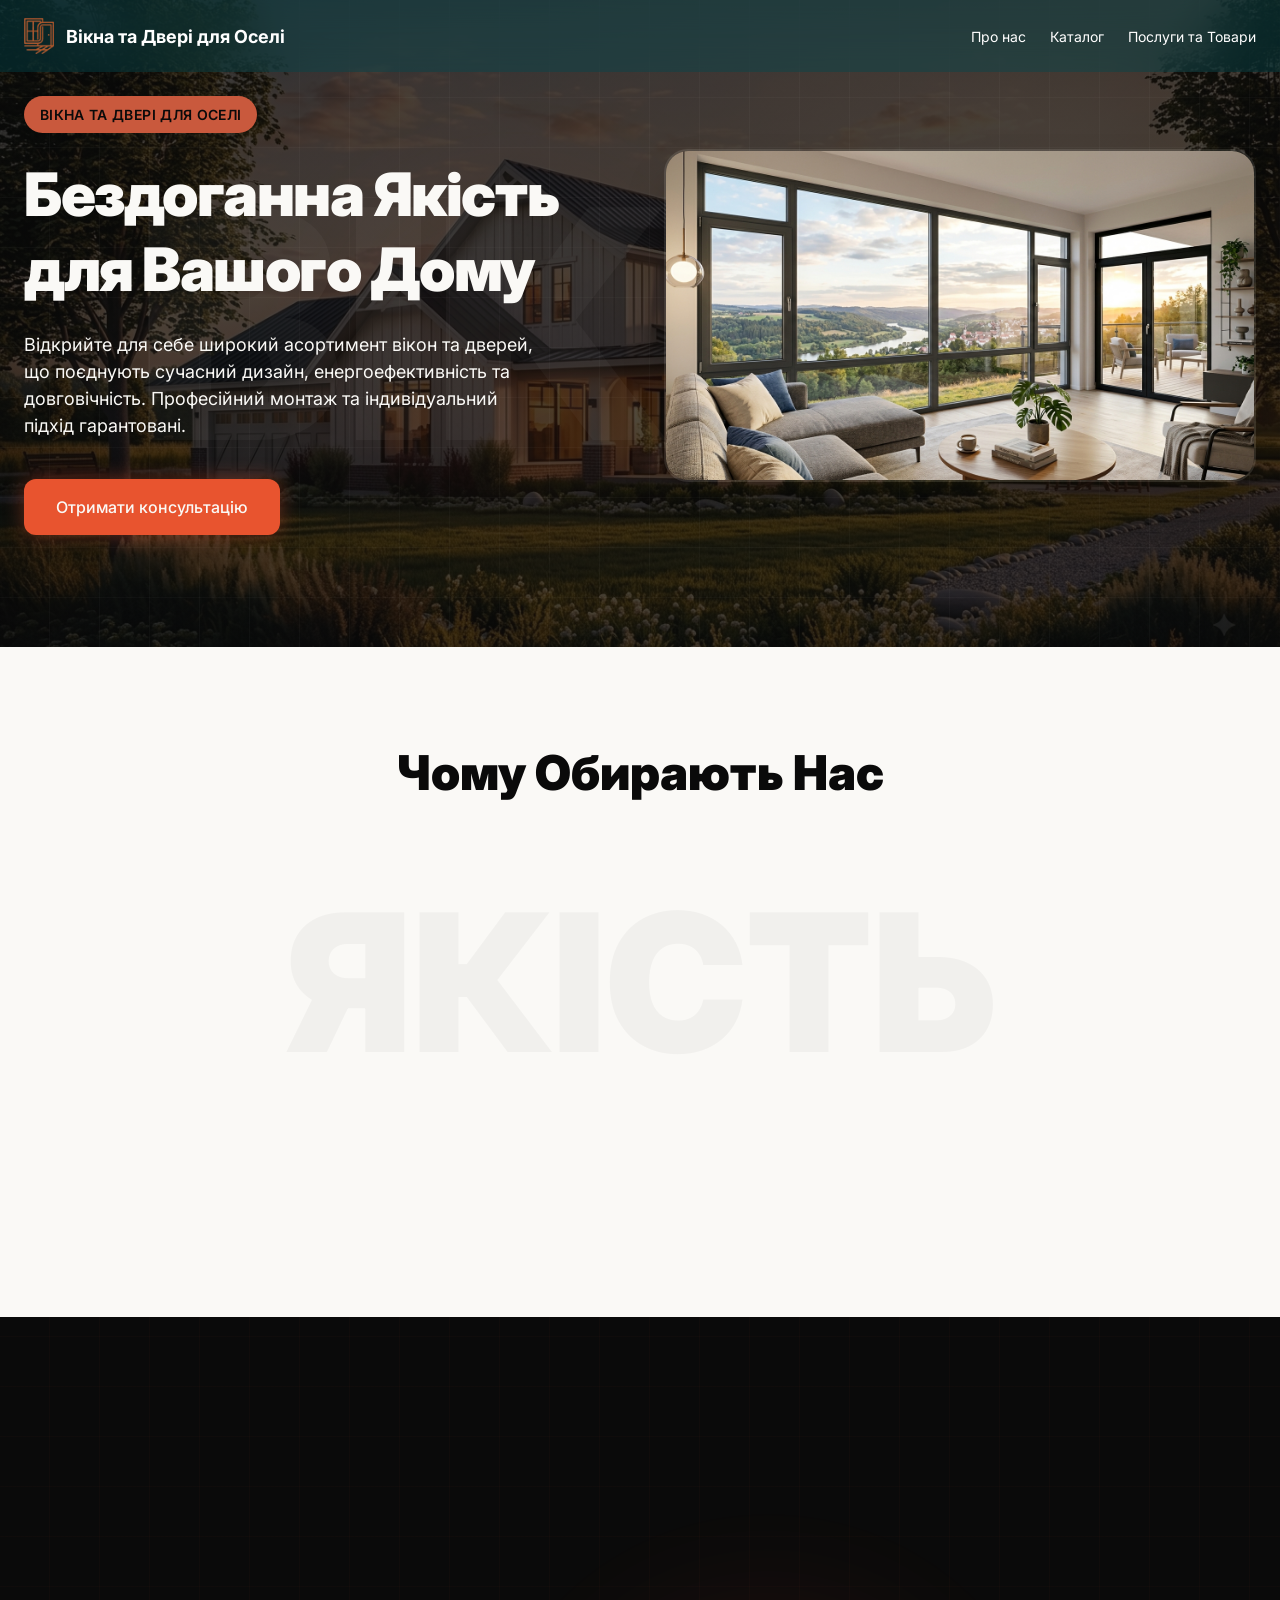
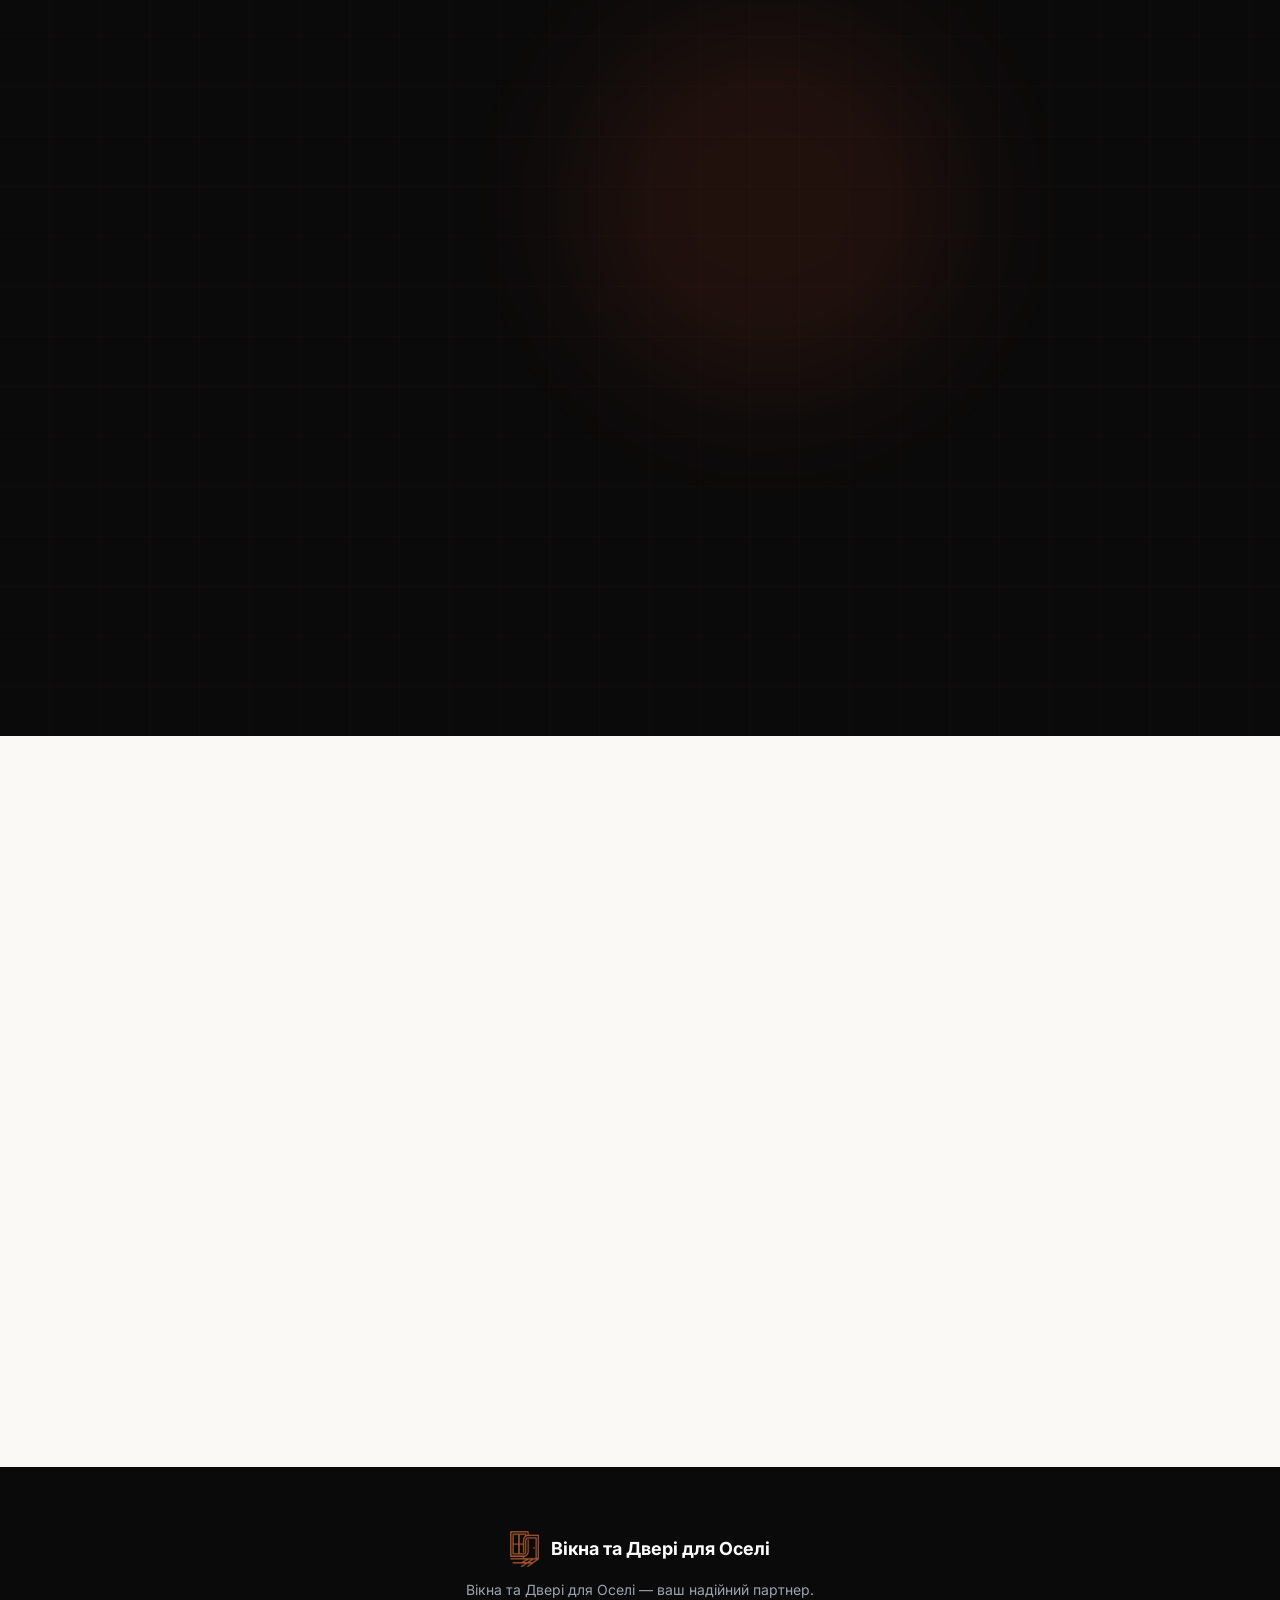
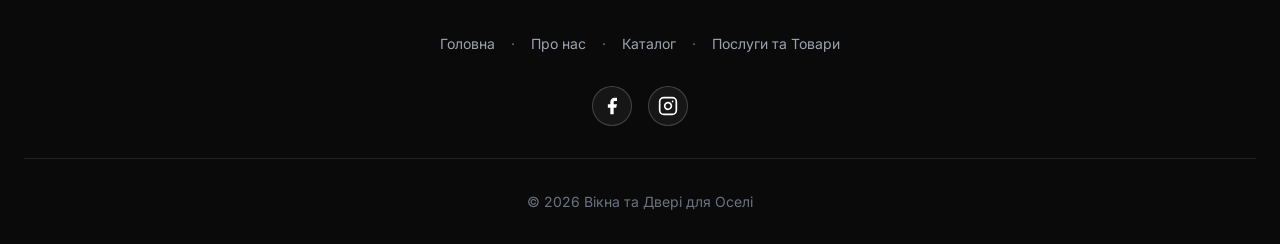
<file: index.html>
<!DOCTYPE html>
<html lang="uk">

<head>
  <meta charset="UTF-8">
  <meta name="viewport" content="width=device-width, initial-scale=1.0">
  <title>Головна — Вікна та Двері для Оселі</title>
  <meta name="description"
    content="Виготовлення, продаж та монтаж вікон і дверей у Дрогобицькому районі. Безкоштовний замір, гарантія. Бренди Gealan, Fenster, Megaline, Decco, Neo81.">
  <meta property="og:title" content="Головна — Вікна та Двері для Оселі">
  <meta property="og:description"
    content="Виготовлення, продаж та монтаж вікон і дверей у Дрогобицькому районі. Безкоштовний замір, гарантія. Бренди Gealan, Fenster, Megaline, Decco, Neo81.">
  <meta property="og:site_name" content="Вікна та Двері для Оселі">
  <meta property="og:locale" content="uk_UA">
  <meta property="og:url" content="https://vikna-dveri.com/">
  <meta property="og:image" content="https://vikna-dveri.com/img/Gemini_Generated_Image_ta51qlta51qlta51.png">
  <meta property="og:image:alt" content="Сучасні металопластикові вікна у вітальні з панорамним видом">
  <meta name="twitter:card" content="summary_large_image">
  <meta name="twitter:title" content="Головна — Вікна та Двері для Оселі">
  <meta name="twitter:description"
    content="Виготовлення, продаж та монтаж вікон і дверей у Дрогобицькому районі. Безкоштовний замір, гарантія.">
  <meta name="twitter:image" content="https://vikna-dveri.com/img/Gemini_Generated_Image_ta51qlta51qlta51.png">
  <link rel="canonical" href="https://vikna-dveri.com/">
  <meta name="robots" content="index, follow">
  <script type="application/ld+json">{
    "@context": "https://schema.org",
    "@type": "HomeAndConstructionBusiness",
    "name": "Вікна та Двері для Оселі",
    "description": "Виготовлення, продаж та монтаж вікон і дверей у Дрогобицькому районі.",
    "url": "https://vikna-dveri.com/",
    "logo": "https://vikna-dveri.com/img/Gemini_Generated_Image_xtxn69xtxn69xtxn-Photoroom.png",
    "image": "https://vikna-dveri.com/img/Gemini_Generated_Image_ta51qlta51qlta51.png",
    "priceRange": "₴₴",
    "areaServed": "Дрогобицький район, м. Стебник",
    "address": { "@type": "PostalAddress", "addressLocality": "Стебник", "addressCountry": "UA" },
    "sameAs": ["https://www.facebook.com/share/1DJkxDJw3s/?mibextid=wwXIfr", "https://www.instagram.com/meblicity_"]
  }</script>

  <link rel="preconnect" href="https://fonts.googleapis.com/">
  <link rel="preconnect" href="https://fonts.gstatic.com/" crossorigin="">
  <link href="https://fonts.googleapis.com/css2?family=Inter:wght@400;500;600;700;900&display=swap" rel="stylesheet">

  <!-- AOS (Animate On Scroll) бібліотека -->
  <link rel="stylesheet" href="https://unpkg.com/aos@2.3.1/dist/aos.css">

  <!-- Скомпільований Tailwind + власні стилі (усе в одному локальному файлі, без CDN) -->
  <link rel="stylesheet" href="style.css">
  <link rel="stylesheet" href="footer.css">

  <link rel="icon" type="image/svg+xml"
    href="https://pages.in.ua/s/2a30622c63507f1e6c410c1f2283c6692a2064c998b9d27744bfa97594cf1bd5/assets/favicon.svg">
</head>

<body class="bg-accent text-primary font-body overflow-x-hidden" data-aos-easing="ease" data-aos-duration="800"
  data-aos-delay="0">

  <nav class="lp-nav fixed top-0 left-0 right-0 z-50 bg-primary force-white" data-nav-initial-bg="var(--lp-sub-5)"
    data-nav-initial-opacity="40" data-nav-initial-blur="24" data-nav-initial-height="72"
    data-nav-initial-text="#ffffff" data-nav-scroll-bg="var(--lp-sub-5)" data-nav-scroll-opacity="80"
    data-nav-scroll-blur="24" data-nav-scroll-height="60" data-nav-scroll-text="#ffffff" data-nav-scroll-trigger="50"
    data-nav-scroll-transition="400">
    <div class="max-w-7xl mx-auto px-6 flex items-center justify-between">
      <div class="flex items-center gap-3">
        <a href="index.html" class="no-underline force-white">
          <span class="force-white">
            <img src="img/Gemini_Generated_Image_xtxn69xtxn69xtxn-Photoroom.png" alt="Вікна та Двері для Оселі"
              class="h-9 w-auto">
          </span>
        </a>
        <span class="text-lg font-bold text-white force-white">Вікна та Двері для Оселі</span>
      </div>
      <div class="flex items-center gap-6">
        <div class="flex items-center gap-6">
          <div class="wg-lang-switcher-slot"></div>
          <a href="about.html" class="text-gray-200 hover:text-white transition text-sm lp-desktop-nav force-white">Про
            нас</a>
          <a href="catalog.html"
            class="text-gray-200 hover:text-white transition text-sm lp-desktop-nav force-white">Каталог</a>
          <a href="services.html"
            class="text-gray-200 hover:text-white transition text-sm lp-desktop-nav force-white">Послуги та Товари</a>
        </div>
      </div>
    </div>
  </nav>

  <main>

    <section id="hero" class="hero-bg bg-[var(--lp-ink)] pt-24 pb-20 md:pb-28 relative overflow-hidden">
      <div
        class="absolute inset-0 bg-[repeating-linear-gradient(0deg,transparent,transparent_49px,rgba(var(--lp-paper-rgb),0.05)_50px),repeating-linear-gradient(90deg,transparent,transparent_49px,rgba(var(--lp-paper-rgb),0.05)_50px)] pointer-events-none"
        aria-hidden="true"></div>
      <div
        class="absolute top-1/4 left-1/4 w-96 h-96 bg-[rgba(var(--lp-brand-rgb),0.2)] rounded-full blur-3xl opacity-15 pointer-events-none"
        aria-hidden="true"></div>
      <div
        class="absolute bottom-1/4 right-1/4 w-80 h-80 bg-[rgba(var(--lp-sub-3-rgb),0.2)] rounded-full blur-3xl opacity-15 pointer-events-none"
        aria-hidden="true"></div>

      <div
        class="absolute top-1/2 left-1/2 -translate-x-1/2 -translate-y-1/2 text-[var(--lp-paper)] text-8xl md:text-[20rem] font-black uppercase whitespace-nowrap opacity-[0.03] pointer-events-none z-0 select-none font-heading"
        aria-hidden="true">ВІКНА</div>

      <div class="max-w-7xl mx-auto px-6 relative z-10">
        <div class="grid md:grid-cols-2 gap-12 items-center">
          <div data-aos="fade-right" data-aos-delay="100">
            <span
              class="bg-[var(--lp-sub-1)] text-[var(--lp-sub-1-on)] inline-block px-4 py-2 rounded-full font-body text-sm font-semibold uppercase tracking-wide"
              data-aos="fade-right" data-aos-delay="200">Вікна та Двері для Оселі</span>
            <h1
              class="mt-6 font-heading text-4xl md:text-6xl font-black text-[var(--lp-paper)] tracking-tight leading-tight"
              data-aos="fade-right" data-aos-delay="300">Бездоганна Якість для Вашого Дому</h1>
            <p class="mt-6 font-body text-lg text-[var(--lp-paper)] max-w-lg" data-aos="fade-right"
              data-aos-delay="400">Відкрийте для себе широкий асортимент вікон та дверей, що поєднують сучасний дизайн,
              енергоефективність та довговічність. Професійний монтаж та індивідуальний підхід гарантовані.</p>
            <div class="mt-10 flex flex-wrap gap-4">
              <a href="services.html"
                class="font-body px-8 py-4 bg-[var(--lp-brand)] text-[var(--lp-paper)] rounded-xl font-medium hover:opacity-90 transition shadow-[0_0_20px_rgba(var(--lp-brand-rgb),0.4)] hover:shadow-[0_0_30px_rgba(var(--lp-brand-rgb),0.6)]"
                data-aos="zoom-in" data-aos-delay="500">Отримати консультацію</a>
            </div>
          </div>

          <div class="hidden md:block" data-aos="fade-left" data-aos-delay="300">
            <img src="img/Gemini_Generated_Image_ta51qlta51qlta51.png" alt="Сучасні металопластикові вікна у вітальні з панорамним видом"
              class="w-full h-auto rounded-3xl object-cover shadow-2xl border-2 border-[rgba(var(--lp-paper-rgb),0.1)] hover:scale-[1.01] transition-transform duration-300">
          </div>
        </div>
      </div>
    </section>

    <section id="features" class="bg-[var(--lp-paper)] py-16 md:py-24 relative overflow-hidden">
      <div class="absolute inset-0 z-0 hidden md:block">
        <span
          class="font-heading text-9xl md:text-[12rem] font-black text-black opacity-[0.03] absolute top-1/2 left-1/2 -translate-x-1/2 -translate-y-1/2 select-none pointer-events-none"
          aria-hidden="true">ЯКІСТЬ</span>
      </div>
      <div class="max-w-7xl mx-auto px-6 relative z-10">
        <div class="max-w-3xl mx-auto text-center mb-12 md:mb-16">
          <h2 class="font-heading text-4xl md:text-5xl font-black text-[var(--lp-ink)] leading-tight mb-4"
            data-aos="fade-up" data-aos-delay="100">Чому Обирають Нас</h2>
          <p class="font-body text-lg text-[var(--lp-ink-70)]" data-aos="fade-up" data-aos-delay="200">Ми прагнемо
            досконалості у кожній деталі, пропонуючи не лише продукцію, а й комплексні рішення для вашого дому.</p>
        </div>

        <div class="grid sm:grid-cols-2 lg:grid-cols-4 gap-6 md:gap-8">
          <div
            class="bg-[var(--lp-sub-1)] text-[var(--lp-sub-1-on)] border-2 border-[var(--lp-ink)] rounded-xl p-8 shadow-[4px_4px_0_var(--lp-ink)] hover:shadow-[8px_8px_0_var(--lp-ink)] hover:-translate-x-[2px] hover:-translate-y-[2px] transition-all duration-200"
            data-aos="fade-up" data-aos-delay="200">
            <svg class="w-10 h-10 mb-5" viewBox="0 0 24 24" fill="none" stroke="currentColor" stroke-width="2"
              stroke-linecap="round" stroke-linejoin="round">
              <path d="M12 2L2 7l10 5 10-5-10-5zM2 17l10 5 10-5M2 12l10 5 10-5"></path>
            </svg>
            <h3 class="font-heading text-xl font-bold mb-3 text-[var(--lp-ink)]">Висока Якість</h3>
            <p class="font-body text-sm opacity-80 text-[var(--lp-ink)]">Наші вікна та двері виготовлені з преміальних
              матеріалів, що гарантує довговічність та надійність.</p>
          </div>

          <div
            class="bg-[var(--lp-sub-2)] text-[var(--lp-sub-2-on)] border-2 border-[var(--lp-ink)] rounded-xl p-8 shadow-[4px_4px_0_var(--lp-ink)] hover:shadow-[8px_8px_0_var(--lp-ink)] hover:-translate-x-[2px] hover:-translate-y-[2px] transition-all duration-200"
            data-aos="fade-up" data-aos-delay="300">
            <svg class="w-10 h-10 mb-5" viewBox="0 0 24 24" fill="none" stroke="currentColor" stroke-width="2"
              stroke-linecap="round" stroke-linejoin="round">
              <rect x="3" y="3" width="18" height="18" rx="2" ry="2"></rect>
              <line x1="3" y1="9" x2="21" y2="9"></line>
              <line x1="9" y1="21" x2="9" y2="9"></line>
            </svg>
            <h3 class="font-heading text-xl font-bold mb-3 text-[var(--lp-ink)]">Широкий Асортимент</h3>
            <p class="font-body text-sm opacity-80 text-[var(--lp-ink)]">Ми пропонуємо широкий вибір моделей, кольорів
              та фактур, щоб задовольнити будь-який смак та стиль.</p>
          </div>

          <div
            class="bg-[var(--lp-sub-3)] text-[var(--lp-sub-3-on)] border-2 border-[var(--lp-ink)] rounded-xl p-8 shadow-[4px_4px_0_var(--lp-ink)] hover:shadow-[8px_8px_0_var(--lp-ink)] hover:-translate-x-[2px] hover:-translate-y-[2px] transition-all duration-200"
            data-aos="fade-up" data-aos-delay="400">
            <svg class="w-10 h-10 mb-5" viewBox="0 0 24 24" fill="none" stroke="currentColor" stroke-width="2"
              stroke-linecap="round" stroke-linejoin="round">
              <path d="M17 21v-2a4 4 0 00-4-4H5a4 4 0 00-4 4v2"></path>
              <circle cx="9" cy="7" r="4"></circle>
              <path d="M23 21v-2a4 4 0 00-3-3.87m-4-1.23a4 4 0 00-3-3.87"></path>
              <path d="M16 3.13a4 4 0 010 7.75"></path>
            </svg>
            <h3 class="font-heading text-xl font-bold mb-3 text-[var(--lp-ink)]">Індивідуальний Підхід</h3>
            <p class="font-body text-sm opacity-80 text-[var(--lp-ink)]">Кожен клієнт отримує персональну консультацію
              та рішення, ідеально адаптоване під його потреби.</p>
          </div>

          <div
            class="bg-[var(--lp-sub-4)] text-[var(--lp-sub-4-on)] border-2 border-[var(--lp-ink)] rounded-xl p-8 shadow-[4px_4px_0_var(--lp-ink)] hover:shadow-[8px_8px_0_var(--lp-ink)] hover:-translate-x-[2px] hover:-translate-y-[2px] transition-all duration-200"
            data-aos="fade-up" data-aos-delay="500">
            <svg class="w-10 h-10 mb-5" viewBox="0 0 24 24" fill="none" stroke="currentColor" stroke-width="2"
              stroke-linecap="round" stroke-linejoin="round">
              <path d="M16 4h2a2 2 0 012 2v14a2 2 0 01-2 2H6a2 2 0 01-2-2V6a2 2 0 012-2h2"></path>
              <rect x="8" y="2" width="8" height="4" rx="1" ry="1"></rect>
            </svg>
            <h3 class="font-heading text-xl font-bold mb-3 text-[var(--lp-ink)]">Професійний Монтаж</h3>
            <p class="font-body text-sm opacity-80 text-[var(--lp-ink)]">Наші майстри гарантують швидкий, якісний та
              професійний монтаж з увагою до всіх деталей.</p>
          </div>
        </div>
      </div>
    </section>

    <section id="services" class="bg-[var(--lp-ink)] py-20 md:py-28 relative overflow-hidden">
      <div
        class="absolute inset-0 bg-[repeating-linear-gradient(0deg,transparent,transparent_49px,rgba(var(--lp-brand-rgb),0.05)_50px),repeating-linear-gradient(90deg,transparent,transparent_49px,rgba(var(--lp-brand-rgb),0.05)_50px)] pointer-events-none"
        aria-hidden="true"></div>
      <div
        class="absolute top-1/4 left-1/4 w-80 h-80 bg-[rgba(var(--lp-sub-1-rgb),0.1)] rounded-full blur-3xl opacity-70 pointer-events-none"
        aria-hidden="true"></div>
      <div
        class="absolute bottom-1/3 right-1/4 w-96 h-96 bg-[rgba(var(--lp-brand-rgb),0.15)] rounded-full blur-3xl opacity-70 pointer-events-none"
        aria-hidden="true"></div>

      <div class="max-w-7xl mx-auto px-6 relative z-10">
        <div class="text-center max-w-3xl mx-auto" data-aos="zoom-in" data-aos-duration="600">
          <h2 class="font-heading text-4xl md:text-6xl font-black text-[var(--lp-paper)] tracking-tight leading-tight">
            Наші Послуги та Переваги</h2>
          <p class="mt-4 text-lg text-[var(--lp-paper)] font-body">Відкрийте для себе повний спектр наших послуг та
            дізнайтеся, чому клієнти обирають "Вікна та Двері для Оселі" для своїх домівок.</p>
        </div>

        <div class="mt-16 grid md:grid-cols-2 gap-8 lg:gap-12">
          <div
            class="relative bg-[rgba(var(--lp-paper-rgb),0.05)] backdrop-blur-sm border border-[rgba(var(--lp-brand-rgb),0.2)] rounded-2xl p-8 md:p-10 flex flex-col justify-between overflow-hidden shadow-[0_0_20px_rgba(var(--lp-brand-rgb),0.15)] hover:shadow-[0_0_40px_rgba(var(--lp-brand-rgb),0.25)] transition-shadow duration-300"
            data-aos="fade-left" data-aos-delay="100">
            <span
              class="absolute -top-6 -left-6 md:-top-10 md:-left-10 text-[var(--lp-brand)] text-8xl md:text-9xl font-black opacity-10 leading-none mix-blend-overlay pointer-events-none"
              aria-hidden="true">01</span>
            <div class="relative z-10">
              <svg class="w-10 h-10 text-[var(--lp-brand)] mb-4" viewBox="0 0 24 24" fill="none" stroke="currentColor"
                stroke-width="2">
                <path d="M12 2l2.4 7.4H22l-6 4.6 2.3 7.4-6.3-4.6L5.7 21l2.3-7.4-6-4.6h7.6z"></path>
              </svg>
              <h3 class="font-heading text-2xl md:text-3xl font-bold text-[var(--lp-paper)] mt-4 mb-2">Висока Якість
                Матеріалів</h3>
              <p class="font-body text-[var(--lp-paper)] leading-relaxed">Ми використовуємо тільки перевірені,
                сертифіковані матеріали для вікон та дверей, що гарантує довговічність та надійність продукції на довгі
                роки.</p>
            </div>
          </div>

          <div
            class="relative bg-[rgba(var(--lp-paper-rgb),0.05)] backdrop-blur-sm border border-[rgba(var(--lp-brand-rgb),0.2)] rounded-2xl p-8 md:p-10 flex flex-col justify-between overflow-hidden shadow-[0_0_20px_rgba(var(--lp-brand-rgb),0.15)] hover:shadow-[0_0_40px_rgba(var(--lp-brand-rgb),0.25)] transition-shadow duration-300"
            data-aos="fade-right" data-aos-delay="200">
            <span
              class="absolute -top-6 -right-6 md:-top-10 md:-right-10 text-[var(--lp-brand)] text-8xl md:text-9xl font-black opacity-10 leading-none mix-blend-overlay pointer-events-none"
              aria-hidden="true">02</span>
            <div class="relative z-10">
              <svg class="w-10 h-10 text-[var(--lp-brand)] mb-4" viewBox="0 0 24 24" fill="none" stroke="currentColor"
                stroke-width="2">
                <path d="M21 15v4a2 2 0 01-2 2H5a2 2 0 01-2-2v-4M7 10l5 5 5-5M12 15V3"></path>
              </svg>
              <h3 class="font-heading text-2xl md:text-3xl font-bold text-[var(--lp-paper)] mt-4 mb-2">Широкий
                Асортимент</h3>
              <p class="font-body text-[var(--lp-paper)] leading-relaxed">Великий вибір стилів, кольорів та конфігурацій
                вікон і дверей задовольнить будь-які дизайнерські рішення та функціональні потреби вашої оселі.</p>
            </div>
          </div>

          <div
            class="relative bg-[rgba(var(--lp-paper-rgb),0.05)] backdrop-blur-sm border border-[rgba(var(--lp-brand-rgb),0.2)] rounded-2xl p-8 md:p-10 flex flex-col justify-between overflow-hidden shadow-[0_0_20px_rgba(var(--lp-brand-rgb),0.15)] hover:shadow-[0_0_40px_rgba(var(--lp-brand-rgb),0.25)] transition-shadow duration-300"
            data-aos="fade-left" data-aos-delay="300">
            <span
              class="absolute -bottom-6 -left-6 md:-bottom-10 md:-left-10 text-[var(--lp-brand)] text-8xl md:text-9xl font-black opacity-10 leading-none mix-blend-overlay pointer-events-none"
              aria-hidden="true">03</span>
            <div class="relative z-10">
              <svg class="w-10 h-10 text-[var(--lp-brand)] mb-4" viewBox="0 0 24 24" fill="none" stroke="currentColor"
                stroke-width="2">
                <path d="M17 21v-2a4 4 0 00-4-4H5a4 4 0 00-4 4v2"></path>
                <circle cx="9" cy="7" r="4"></circle>
                <path d="M23 21v-2a4 4 0 00-3-3.87m-4-12a4 4 0 010 7.75"></path>
              </svg>
              <h3 class="font-heading text-2xl md:text-3xl font-bold text-[var(--lp-paper)] mt-4 mb-2">Індивідуальний
                Підхід</h3>
              <p class="font-body text-[var(--lp-paper)] leading-relaxed">Кожен клієнт отримує персональну консультацію
                та розробку унікального рішення, що ідеально відповідає його дому, стилю та бюджету.</p>
            </div>
          </div>

          <div
            class="relative bg-[rgba(var(--lp-paper-rgb),0.05)] backdrop-blur-sm border border-[rgba(var(--lp-brand-rgb),0.2)] rounded-2xl p-8 md:p-10 flex flex-col justify-between overflow-hidden shadow-[0_0_20px_rgba(var(--lp-brand-rgb),0.15)] hover:shadow-[0_0_40px_rgba(var(--lp-brand-rgb),0.25)] transition-shadow duration-300"
            data-aos="fade-right" data-aos-delay="400">
            <span
              class="absolute -bottom-6 -right-6 md:-bottom-10 md:-right-10 text-[var(--lp-brand)] text-8xl md:text-9xl font-black opacity-10 leading-none mix-blend-overlay pointer-events-none"
              aria-hidden="true">04</span>
            <div class="relative z-10">
              <svg class="w-10 h-10 text-[var(--lp-brand)] mb-4" viewBox="0 0 24 24" fill="none" stroke="currentColor"
                stroke-width="2">
                <path d="M12 17.75L4.55 21L6 12L.5 6.5l7.5-1.09L12 0l3.99 5.41 7.5 1.09L18 12l1.45 9z"></path>
              </svg>
              <h3 class="font-heading text-2xl md:text-3xl font-bold text-[var(--lp-paper)] mt-4 mb-2">Професійний
                Монтаж</h3>
              <p class="font-body text-[var(--lp-paper)] leading-relaxed">Наші досвідчені майстри забезпечують швидкий,
                точний та акуратний монтаж, дотримуючись усіх стандартів якості та безпеки.</p>
            </div>
          </div>
        </div>
      </div>
    </section>

    <section id="testimonials" class="bg-[var(--lp-paper)] py-16 md:py-24 relative overflow-hidden">
      <div class="max-w-7xl mx-auto px-6 relative z-10">
        <div class="text-center max-w-4xl mx-auto mb-12" data-aos="fade-up">
          <h2 class="font-heading text-4xl md:text-5xl font-black text-[var(--lp-ink)] mb-4">Що говорять наші клієнти
          </h2>
          <p class="font-body text-lg text-[var(--lp-ink-70)]">Відгуки тих, хто вже обрав якість та надійність від
            "Вікна та Двері для Оселі".</p>
        </div>

        <div class="max-w-4xl mx-auto mb-12" data-aos="zoom-in" data-aos-delay="200">
          <div
            class="bg-[var(--lp-sub-4)] text-[var(--lp-sub-4-on)] border-2 border-[var(--lp-ink)] rounded-xl p-8 md:p-12 shadow-[6px_6px_0_var(--lp-ink)] hover:shadow-[10px_10px_0_var(--lp-ink)] hover:-translate-x-[3px] hover:-translate-y-[3px] transition-all duration-200">
            <blockquote
              class="font-heading text-xl md:text-3xl font-bold leading-tight text-center text-[var(--lp-ink)]">
              "Асортимент є, ціни низькі!"</blockquote>
            <div class="mt-8 text-center">
              <p class="font-body text-lg font-bold opacity-90 text-[var(--lp-ink)]">— Борис К., м. Стебник</p>
            </div>
          </div>
        </div>

        <div class="grid md:grid-cols-2 gap-6 mt-12">
          <div
            class="bg-[var(--lp-sub-1)] text-[var(--lp-sub-1-on)] border-2 border-[var(--lp-ink)] rounded-xl p-8 shadow-[4px_4px_0_var(--lp-ink)] hover:shadow-[8px_8px_0_var(--lp-ink)] hover:-translate-x-[2px] hover:-translate-y-[2px] transition-all duration-200"
            data-aos="fade-right" data-aos-delay="300">
            <blockquote class="font-body text-md leading-relaxed text-[var(--lp-ink)]">"Ввічлива продавчиня. Гарний
              вибір товару."</blockquote>
            <p class="mt-4 font-body text-sm font-bold opacity-80 text-[var(--lp-ink)]">— Руслана И., м. Стебник</p>
          </div>
          <div
            class="bg-[var(--lp-sub-2)] text-[var(--lp-sub-2-on)] border-2 border-[var(--lp-ink)] rounded-xl p-8 shadow-[4px_4px_0_var(--lp-ink)] hover:shadow-[8px_8px_0_var(--lp-ink)] hover:-translate-x-[2px] hover:-translate-y-[2px] transition-all duration-200"
            data-aos="fade-left" data-aos-delay="400">
            <blockquote class="font-body text-md leading-relaxed text-[var(--lp-ink)]">"Дуже гарні приємні продавці."
            </blockquote>
            <p class="mt-4 font-body text-sm font-bold opacity-80 text-[var(--lp-ink)]">— Юра М., м. Стебник</p>
          </div>
        </div>
      </div>
    </section>


  </main>

  <!-- Футер рендериться автоматично через script.js (єдине джерело правди) -->

  <!-- Бібліотека AOS -->
  <script src="https://unpkg.com/aos@2.3.1/dist/aos.js"></script>
  <!-- Власний скрипт -->
  <script src="script.js"></script>
  <!-- Футер (спільний) -->
  <script src="footer.js"></script>
</body>

</html>
</file>
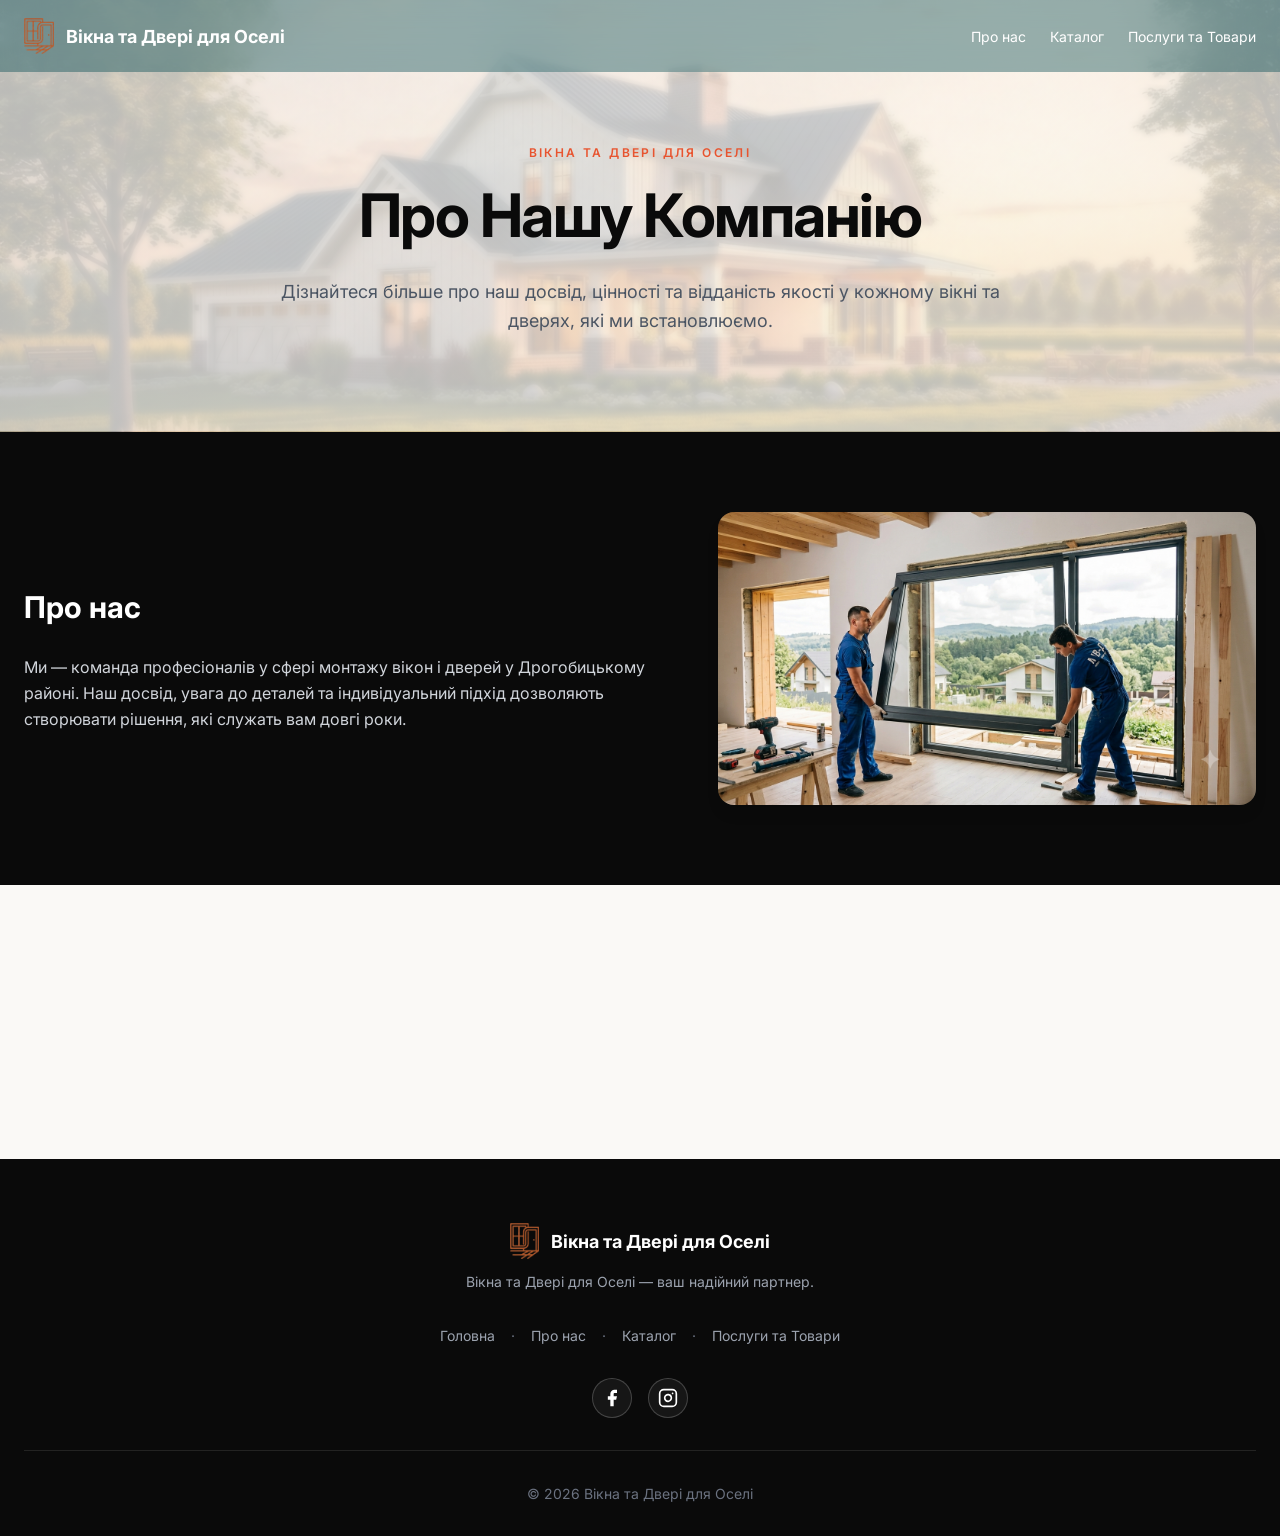
<file: about.html>
<!DOCTYPE html>
<html lang="uk">

<head>
  <meta charset="UTF-8">
  <meta name="viewport" content="width=device-width, initial-scale=1.0">
  <title>Про нас — Вікна та Двері для Оселі</title>
  <meta name="description"
    content="Команда професіоналів з монтажу вікон і дверей у Дрогобицькому районі. 20 років досвіду, 20 000+ клієнтів, 98% задоволених.">
  <meta property="og:title" content="Про нас — Вікна та Двері для Оселі">
  <meta property="og:description"
    content="Команда професіоналів з монтажу вікон і дверей у Дрогобицькому районі. 20 років досвіду, 20 000+ клієнтів, 98% задоволених.">
  <meta property="og:site_name" content="Вікна та Двері для Оселі">
  <meta property="og:locale" content="uk_UA">
  <meta property="og:url" content="https://vikna-dveri.com/about.html">
  <meta property="og:image" content="https://vikna-dveri.com/img/about_us (1).png">
  <meta property="og:image:alt" content="Наша команда з монтажу вікон та дверей">
  <meta name="twitter:card" content="summary_large_image">
  <meta name="twitter:title" content="Про нас — Вікна та Двері для Оселі">
  <meta name="twitter:description"
    content="Команда професіоналів з монтажу вікон і дверей у Дрогобицькому районі. 20 років досвіду, 20 000+ клієнтів.">
  <meta name="twitter:image" content="https://vikna-dveri.com/img/about_us (1).png">
  <link rel="canonical" href="https://vikna-dveri.com/about.html">
  <meta name="robots" content="index, follow">

  <link rel="preconnect" href="https://fonts.googleapis.com/">
  <link rel="preconnect" href="https://fonts.gstatic.com/" crossorigin="">
  <link href="https://fonts.googleapis.com/css2?family=Inter:wght@400;500;600;700;900&display=swap" rel="stylesheet">

  <!-- AOS (Animate On Scroll) бібліотека -->
  <link rel="stylesheet" href="https://unpkg.com/aos@2.3.1/dist/aos.css">

  <!-- Стилі сторінки "Про нас" -->
  <link rel="stylesheet" href="about.css">
  <link rel="stylesheet" href="footer.css">

  <link rel="icon" type="image/svg+xml"
    href="https://pages.in.ua/s/2a30622c63507f1e6c410c1f2283c6692a2064c998b9d27744bfa97594cf1bd5/assets/favicon.svg">
</head>

<body class="bg-accent text-primary font-body overflow-x-hidden">

  <nav class="lp-nav fixed top-0 left-0 right-0 z-50 bg-primary force-white" data-nav-initial-bg="var(--lp-sub-5)"
    data-nav-initial-opacity="40" data-nav-initial-blur="24" data-nav-initial-height="72"
    data-nav-initial-text="#ffffff" data-nav-scroll-bg="var(--lp-sub-5)" data-nav-scroll-opacity="80"
    data-nav-scroll-blur="24" data-nav-scroll-height="60" data-nav-scroll-text="#ffffff" data-nav-scroll-trigger="50"
    data-nav-scroll-transition="400">
    <div class="max-w-7xl mx-auto px-6 flex items-center justify-between">
      <div class="flex items-center gap-3">
        <a href="index.html" class="no-underline force-white">
          <span class="force-white">
            <img src="img/Gemini_Generated_Image_xtxn69xtxn69xtxn-Photoroom.png" alt="Вікна та Двері для Оселі"
              class="h-9 w-auto">
          </span>
        </a>
        <span class="text-lg font-bold text-white force-white">Вікна та Двері для Оселі</span>
      </div>
      <div class="flex items-center gap-6">
        <div class="flex items-center gap-6">
          <div class="wg-lang-switcher-slot"></div>
          <a href="about.html" class="text-gray-200 hover:text-white transition text-sm lp-desktop-nav force-white">Про
            нас</a>
          <a href="catalog.html"
            class="text-gray-200 hover:text-white transition text-sm lp-desktop-nav force-white">Каталог</a>
          <a href="services.html"
            class="text-gray-200 hover:text-white transition text-sm lp-desktop-nav force-white">Послуги та Товари</a>
        </div>
      </div>
    </div>
  </nav>

  <main>

    <section class="about-hero-bg bg-accent text-primary pt-28 md:pt-36 pb-16 md:pb-24 px-6">
      <div class="max-w-3xl mx-auto text-center">
        <p class="uppercase tracking-[0.2em] text-xs font-semibold mb-4 text-[var(--lp-brand)]">Вікна та Двері для Оселі
        </p>
        <h1 class="text-4xl md:text-5xl lg:text-6xl font-bold tracking-tight leading-tight">Про Нашу Компанію</h1>
        <p class="mt-6 text-lg text-gray-600 leading-relaxed">Дізнайтеся більше про наш досвід, цінності та відданість
          якості у кожному вікні та дверях, які ми встановлюємо.</p>
      </div>
    </section>

    <section class="bg-primary text-white py-20 px-6">
      <div class="max-w-7xl mx-auto grid md:grid-cols-[1.2fr_1fr] gap-12 items-center">
        <div data-aos="fade-right" data-aos-duration="900" data-aos-delay="100">
          <h2 class="text-3xl font-bold mb-6">Про нас</h2>
          <p class="text-gray-300 leading-relaxed">Ми — команда професіоналів у сфері монтажу вікон і
            дверей у Дрогобицькому районі. Наш досвід, увага до деталей та індивідуальний підхід дозволяють створювати рішення, які
            служать вам довгі роки.</p>
        </div>
        <div data-aos="fade-left" data-aos-duration="900" data-aos-delay="200">
          <img src="img/about_us (1).png" alt="Команда з монтажу вікон та дверей у Дрогобицькому районі" loading="lazy"
            decoding="async" class="w-full h-auto rounded-2xl shadow-lg">
        </div>
      </div>
    </section>

    <section class="bg-accent text-primary py-16 px-6">
      <div class="max-w-5xl mx-auto">
        <h2 class="text-2xl font-bold text-center mb-10" data-aos="fade-down" data-aos-duration="700">Наші досягнення</h2>
        <div class="grid grid-cols-2 md:grid-cols-3 gap-8 text-center">
          <div>
            <p class="text-3xl font-bold tabular-nums text-[var(--lp-brand)]" data-aos="fade-up" data-aos-duration="700" data-aos-delay="100">20000+</p>
            <p class="text-sm text-gray-600 mt-1" data-aos="fade-down" data-aos-duration="700" data-aos-delay="200">Клієнтів</p>
          </div>
          <div>
            <p class="text-3xl font-bold tabular-nums text-[var(--lp-brand)]" data-aos="fade-up" data-aos-duration="700" data-aos-delay="150">20</p>
            <p class="text-sm text-gray-600 mt-1" data-aos="fade-down" data-aos-duration="700" data-aos-delay="250">Років досвіду</p>
          </div>
          <div>
            <p class="text-3xl font-bold tabular-nums text-[var(--lp-brand)]" data-aos="fade-up" data-aos-duration="700" data-aos-delay="200">98%</p>
            <p class="text-sm text-gray-600 mt-1" data-aos="fade-down" data-aos-duration="700" data-aos-delay="300">Задоволених</p>
          </div>
        </div>
      </div>
    </section>

  </main>

  <!-- Футер рендериться автоматично через script.js (єдине джерело правди) -->

  <!-- Бібліотека AOS -->
  <script src="https://unpkg.com/aos@2.3.1/dist/aos.js"></script>
  <!-- Власний скрипт -->
  <script src="script.js"></script>
  <!-- Футер (спільний) -->
  <script src="footer.js"></script>
</body>

</html>
</file>
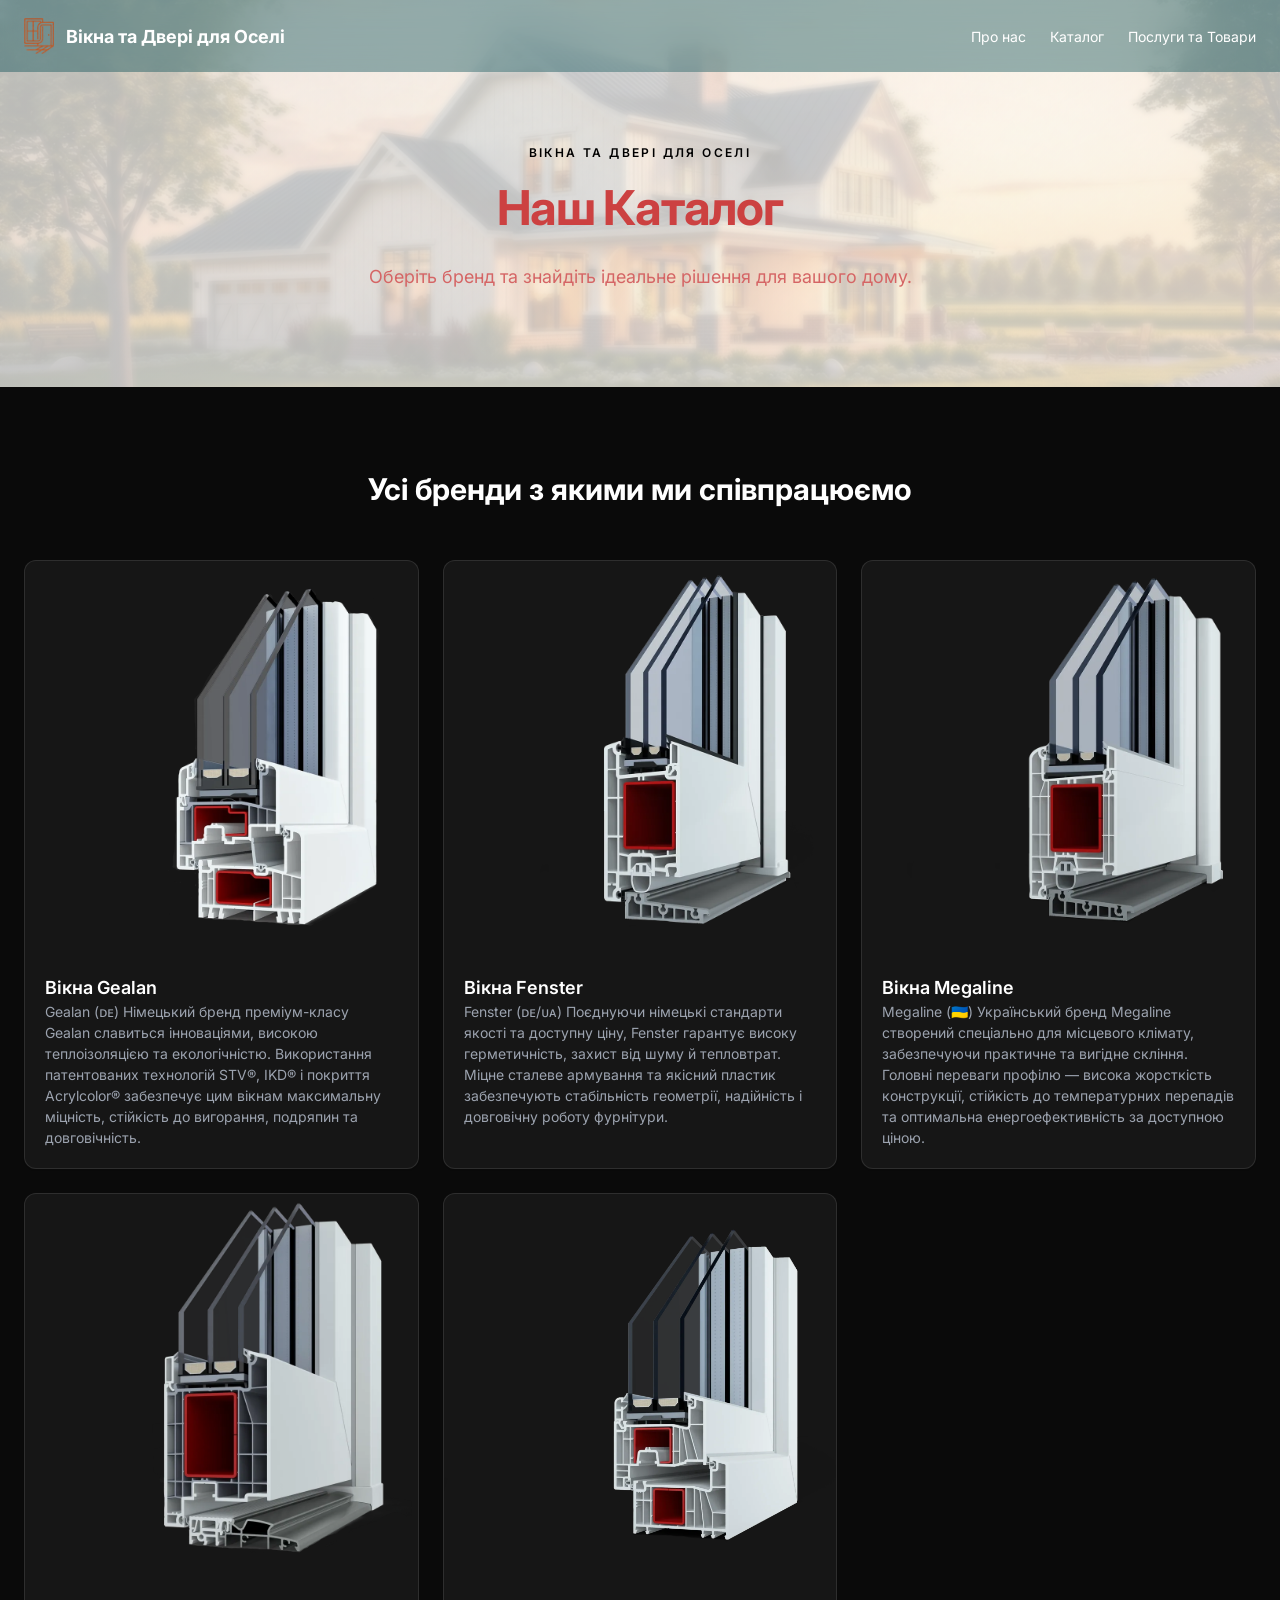
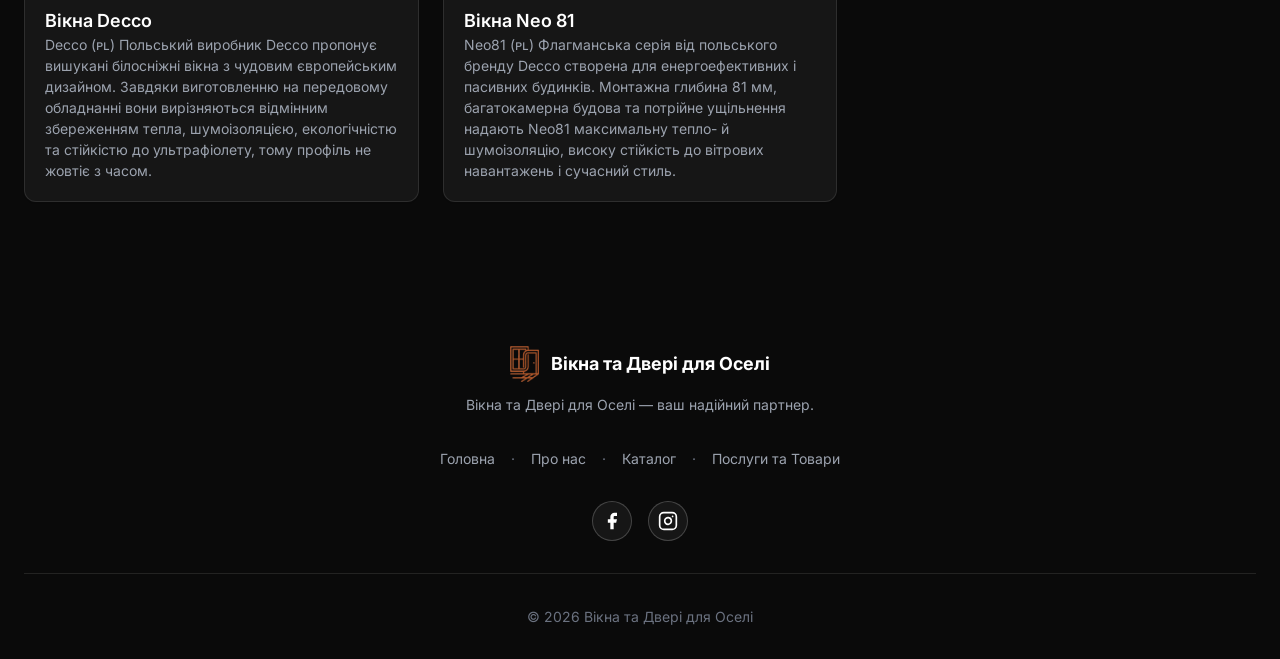
<file: catalog.html>
<!DOCTYPE html>
<html lang="uk">

<head>
  <meta charset="UTF-8">
  <meta name="viewport" content="width=device-width, initial-scale=1.0">
  <title>Каталог — Вікна та Двері для Оселі</title>
  <meta name="description"
    content="Каталог вікон від провідних брендів: Gealan, Fenster, Megaline, Decco, Neo81. Оберіть ідеальне рішення для свого дому.">
  <meta property="og:title" content="Каталог — Вікна та Двері для Оселі">
  <meta property="og:description"
    content="Каталог вікон від провідних брендів: Gealan, Fenster, Megaline, Decco, Neo81. Оберіть ідеальне рішення для свого дому.">
  <meta property="og:site_name" content="Вікна та Двері для Оселі">
  <meta property="og:locale" content="uk_UA">
  <meta property="og:url" content="https://vikna-dveri.com/catalog.html">
  <meta property="og:image" content="https://vikna-dveri.com/img/Gealans9000.png">
  <meta property="og:image:alt" content="ПВХ-вікна Gealan у каталозі Вікна та Двері для Оселі">
  <meta name="twitter:card" content="summary_large_image">
  <meta name="twitter:title" content="Каталог — Вікна та Двері для Оселі">
  <meta name="twitter:description"
    content="Каталог вікон від провідних брендів: Gealan, Fenster, Megaline, Decco, Neo81.">
  <meta name="twitter:image" content="https://vikna-dveri.com/img/Gealans9000.png">
  <link rel="canonical" href="https://vikna-dveri.com/catalog.html">
  <meta name="robots" content="index, follow">

  <link rel="preconnect" href="https://fonts.googleapis.com/">
  <link rel="preconnect" href="https://fonts.gstatic.com/" crossorigin="">
  <link href="https://fonts.googleapis.com/css2?family=Inter:wght@400;500;600;700;900&display=swap" rel="stylesheet">

  <!-- AOS (Animate On Scroll) бібліотека -->
  <link rel="stylesheet" href="https://unpkg.com/aos@2.3.1/dist/aos.css">

  <!-- Стилі сторінки каталогу -->
  <link rel="stylesheet" href="catalog.css">
  <link rel="stylesheet" href="footer.css">

  <link rel="icon" type="image/svg+xml"
    href="https://pages.in.ua/s/2a30622c63507f1e6c410c1f2283c6692a2064c998b9d27744bfa97594cf1bd5/assets/favicon.svg">
</head>

<body class="bg-accent text-primary font-body overflow-x-hidden">

  <nav class="lp-nav fixed top-0 left-0 right-0 z-50 bg-primary force-white" data-nav-initial-bg="var(--lp-sub-5)"
    data-nav-initial-opacity="40" data-nav-initial-blur="24" data-nav-initial-height="72"
    data-nav-initial-text="#ffffff" data-nav-scroll-bg="var(--lp-sub-5)" data-nav-scroll-opacity="80"
    data-nav-scroll-blur="24" data-nav-scroll-height="60" data-nav-scroll-text="#ffffff" data-nav-scroll-trigger="50"
    data-nav-scroll-transition="400">
    <div class="max-w-7xl mx-auto px-6 flex items-center justify-between">
      <div class="flex items-center gap-3">
        <a href="index.html" class="no-underline force-white">
          <span class="force-white">
            <img src="img/Gemini_Generated_Image_xtxn69xtxn69xtxn-Photoroom.png" alt="Вікна та Двері для Оселі"
              class="h-9 w-auto">
          </span>
        </a>
        <span class="text-lg font-bold text-white force-white">Вікна та Двері для Оселі</span>
      </div>
      <div class="flex items-center gap-6">
        <div class="flex items-center gap-6">
          <div class="wg-lang-switcher-slot"></div>
          <a href="about.html" class="text-gray-200 hover:text-white transition text-sm lp-desktop-nav force-white">Про
            нас</a>
          <a href="catalog.html"
            class="text-gray-200 hover:text-white transition text-sm lp-desktop-nav force-white">Каталог</a>
          <a href="services.html"
            class="text-gray-200 hover:text-white transition text-sm lp-desktop-nav force-white">Послуги та Товари</a>
        </div>
      </div>
    </div>
  </nav>

  <main>

    <section class="catalog-hero-bg bg-accent text-primary pt-28 md:pt-36 pb-16 md:pb-24 px-6">
      <div class="max-w-3xl mx-auto text-center">
        <p class="uppercase tracking-[0.2em] text-xs font-semibold mb-4 text-[var(--lp-paper)] text-color3">Вікна та
          Двері для Оселі
        </p>
        <h1 class="first-text text-4xl md:text-5xl lg:text-6xl font-bold tracking-tight leading-tight text-color1">Наш
          Каталог</h1>
        <p class="second-text mt-6 text-lg text-gray-600 leading-relaxed text-color2">Оберіть бренд та знайдіть ідеальне
          рішення для вашого дому.</p>
      </div>
    </section>

    <!-- Бренди -->
    <section id="brands-section" class="bg-primary text-white py-20 px-6">
      <div class="max-w-7xl mx-auto">
        <div class="text-center mb-12">
          <h2 class="text-3xl font-bold">Усі бренди з якими ми співпрацюємо</h2>
          <p class="mt-3 text-lg text-gray-300"></p>
        </div>
        <div id="brands-grid" class="grid gap-6">
          <!-- Бренд 1 -->
          <div
            class="brand-card group bg-white/5 border border-white/10 rounded-xl overflow-hidden hover:-translate-y-1 transition-all duration-300 shadow-sm hover:shadow-lg"
            data-aos="fade-down" data-aos-delay="100" data-aos-duration="800">
            <div class="aspect-[4/3] overflow-hidden">
              <img src="img/Gealans9000.png" alt="Вікна Gealan — німецький ПВХ-профіль преміум-класу" loading="lazy"
                decoding="async"
                class="w-full h-full object-cover group-hover:scale-105 transition-transform duration-300">
            </div>
            <div class="p-5">
              <h3 class="font-semibold text-lg">Вікна Gealan</h3>
              <p class="text-sm text-gray-400 mt-1">Gealan (ᴅᴇ)

                Німецький бренд преміум-класу Gealan славиться інноваціями, високою теплоізоляцією та екологічністю.
                Використання патентованих технологій STV®, IKD® і покриття Acrylcolor® забезпечує цим вікнам максимальну
                міцність, стійкість до вигорання, подряпин та довговічність.</p>
            </div>
          </div>

          <!-- Бренд 2 -->
          <div
            class="brand-card group bg-white/5 border border-white/10 rounded-xl overflow-hidden hover:-translate-y-1 transition-all duration-300 shadow-sm hover:shadow-lg"
            data-aos="fade-down" data-aos-delay="200" data-aos-duration="800">
            <div class="aspect-[4/3] overflow-hidden">
              <img src="img/Fenster500.png" alt="Вікна Fenster — німецько-український ПВХ-профіль" loading="lazy"
                decoding="async"
                class="w-full h-full object-cover group-hover:scale-105 transition-transform duration-300">
            </div>
            <div class="p-5">
              <h3 class="font-semibold text-lg">Вікна Fenster</h3>
              <p class="text-sm text-gray-400 mt-1">Fenster (ᴅᴇ/ᴜᴀ)

                Поєднуючи німецькі стандарти якості та доступну ціну, Fenster гарантує високу герметичність, захист від
                шуму й тепловтрат. Міцне сталеве армування та якісний пластик забезпечують стабільність геометрії,
                надійність і довговічну роботу фурнітури.
              </p>
            </div>
          </div>

          <!-- Бренд 3 -->
          <div
            class="brand-card group bg-white/5 border border-white/10 rounded-xl overflow-hidden hover:-translate-y-1 transition-all duration-300 shadow-sm hover:shadow-lg"
            data-aos="fade-down" data-aos-delay="300" data-aos-duration="800">
            <div class="aspect-[4/3] overflow-hidden">
              <img src="img/Megaline600.png" alt="Вікна Megaline — український ПВХ-профіль для місцевого клімату" loading="lazy"
                decoding="async"
                class="w-full h-full object-cover group-hover:scale-105 transition-transform duration-300">
            </div>
            <div class="p-5">
              <h3 class="font-semibold text-lg">Вікна Megaline</h3>
              <p class="text-sm text-gray-400 mt-1">Megaline (🇺🇦)

                Український бренд Megaline створений спеціально для місцевого клімату, забезпечуючи практичне та вигідне
                скління. Головні переваги профілю — висока жорсткість конструкції, стійкість до температурних перепадів
                та оптимальна енергоефективність за доступною ціною.</p>
            </div>
          </div>

          <!-- Бренд 4 -->
          <div
            class="brand-card group bg-white/5 border border-white/10 rounded-xl overflow-hidden hover:-translate-y-1 transition-all duration-300 shadow-sm hover:shadow-lg"
            data-aos="fade-up" data-aos-delay="100" data-aos-duration="800">
            <div class="aspect-[4/3] overflow-hidden">
              <img src="img/Decco82.png" alt="Вікна Decco — польський ПВХ-профіль з європейським дизайном" loading="lazy"
                decoding="async"
                class="w-full h-full object-cover group-hover:scale-105 transition-transform duration-300">
            </div>
            <div class="p-5">
              <h3 class="font-semibold text-lg">Вікна Decco</h3>
              <p class="text-sm text-gray-400 mt-1">Decco (ᴘʟ)

                Польський виробник Decco пропонує вишукані білосніжні вікна з чудовим європейським дизайном. Завдяки
                виготовленню на передовому обладнанні вони вирізняються відмінним збереженням тепла, шумоізоляцією,
                екологічністю та стійкістю до ультрафіолету, тому профіль не жовтіє з часом.</p>
            </div>
          </div>

          <!-- Бренд 5 -->
          <div
            class="brand-card group bg-white/5 border border-white/10 rounded-xl overflow-hidden hover:-translate-y-1 transition-all duration-300 shadow-sm hover:shadow-lg"
            data-aos="fade-up" data-aos-delay="200" data-aos-duration="800">
            <div class="aspect-[4/3] overflow-hidden">
              <img src="img/Neo81.png" alt="Вікна Neo81 — енергоефективний польський ПВХ-профіль глибиною 81 мм" loading="lazy"
                decoding="async"
                class="w-full h-full object-cover group-hover:scale-105 transition-transform duration-300">
            </div>
            <div class="p-5">
              <h3 class="font-semibold text-lg">Вікна Neo 81</h3>
              <p class="text-sm text-gray-400 mt-1">Neo81 (ᴘʟ)

                Флагманська серія від польського бренду Decco створена для енергоефективних і пасивних будинків.
                Монтажна глибина 81 мм, багатокамерна будова та потрійне ущільнення надають Neo81 максимальну тепло- й
                шумоізоляцію, високу стійкість до вітрових навантажень і сучасний стиль.</p>
            </div>
          </div>
        </div>
      </div>
    </section>

  </main>

  <!-- Футер рендериться автоматично через script.js (єдине джерело правди) -->

  <!-- Бібліотека AOS -->
  <script src="https://unpkg.com/aos@2.3.1/dist/aos.js"></script>
  <!-- Власний скрипт -->
  <script src="script.js"></script>
  <!-- Футер (спільний) -->
  <script src="footer.js"></script>
</body>

</html>
</file>
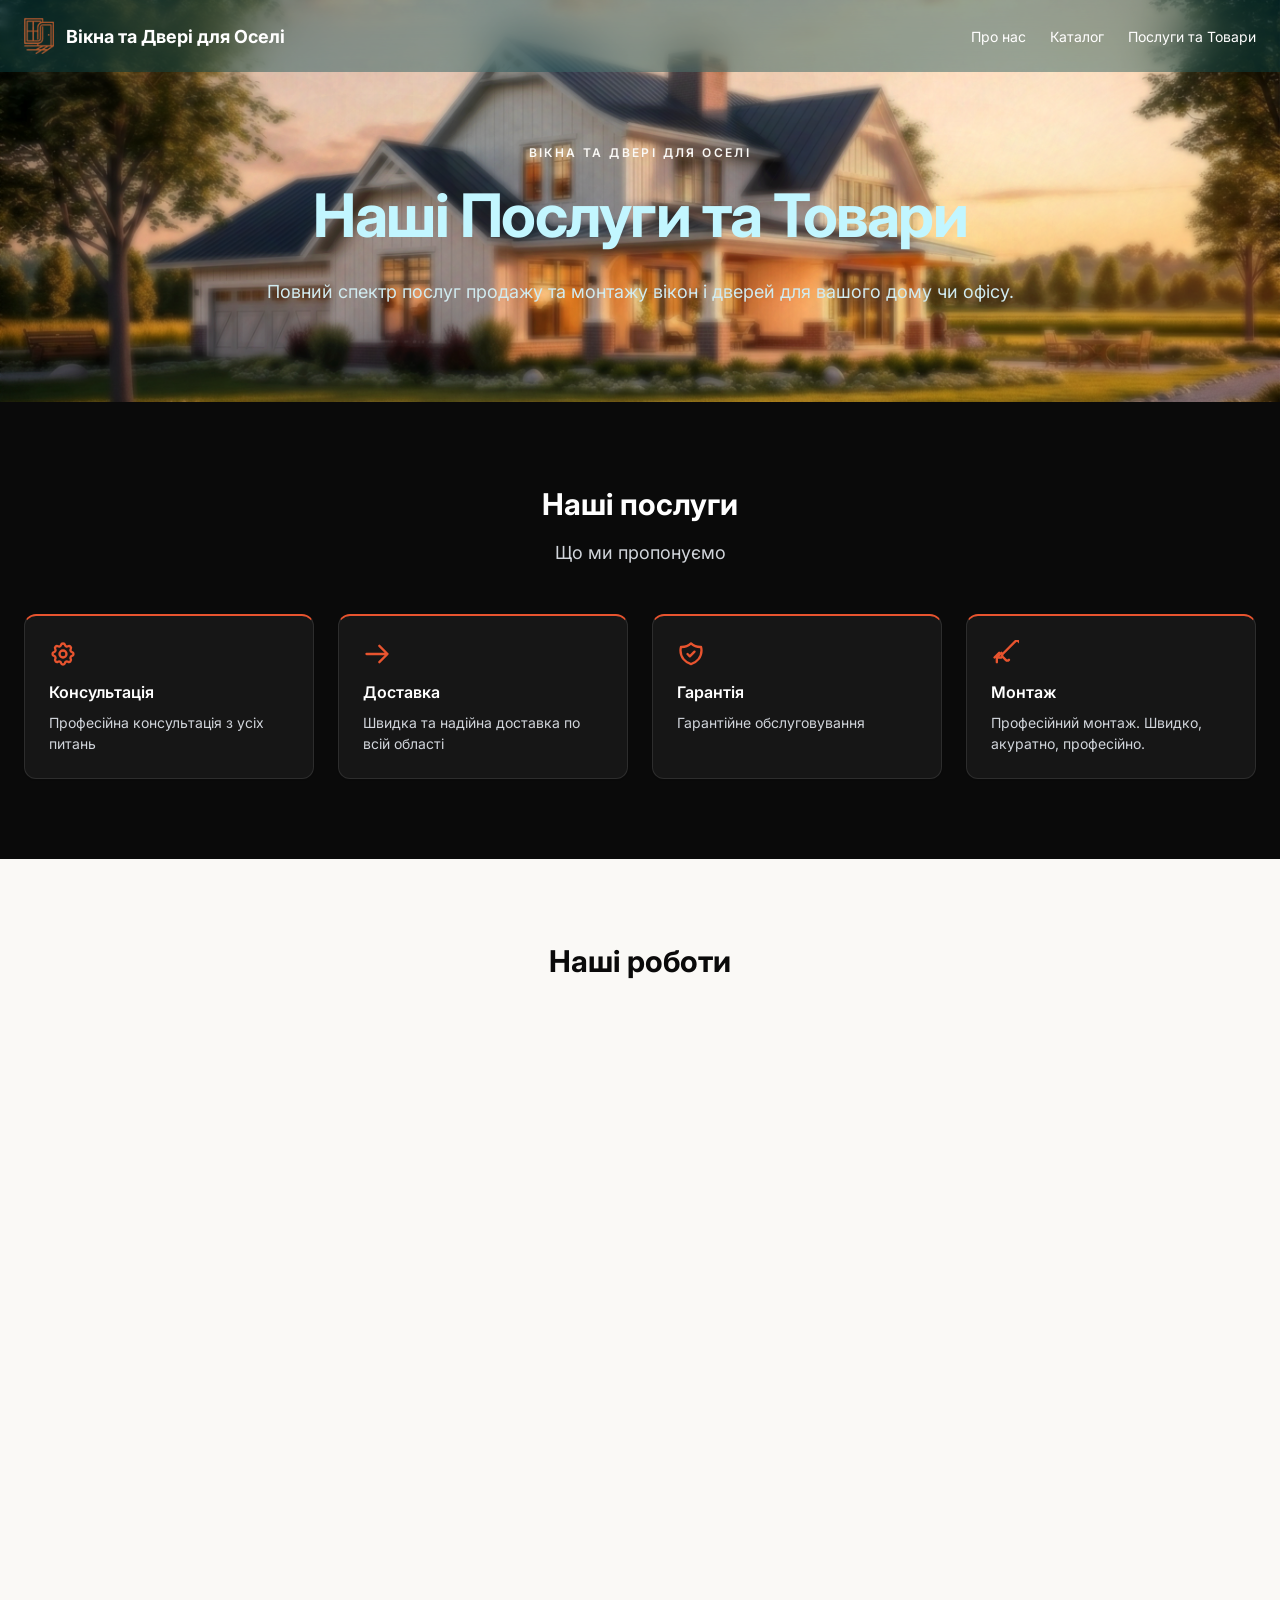
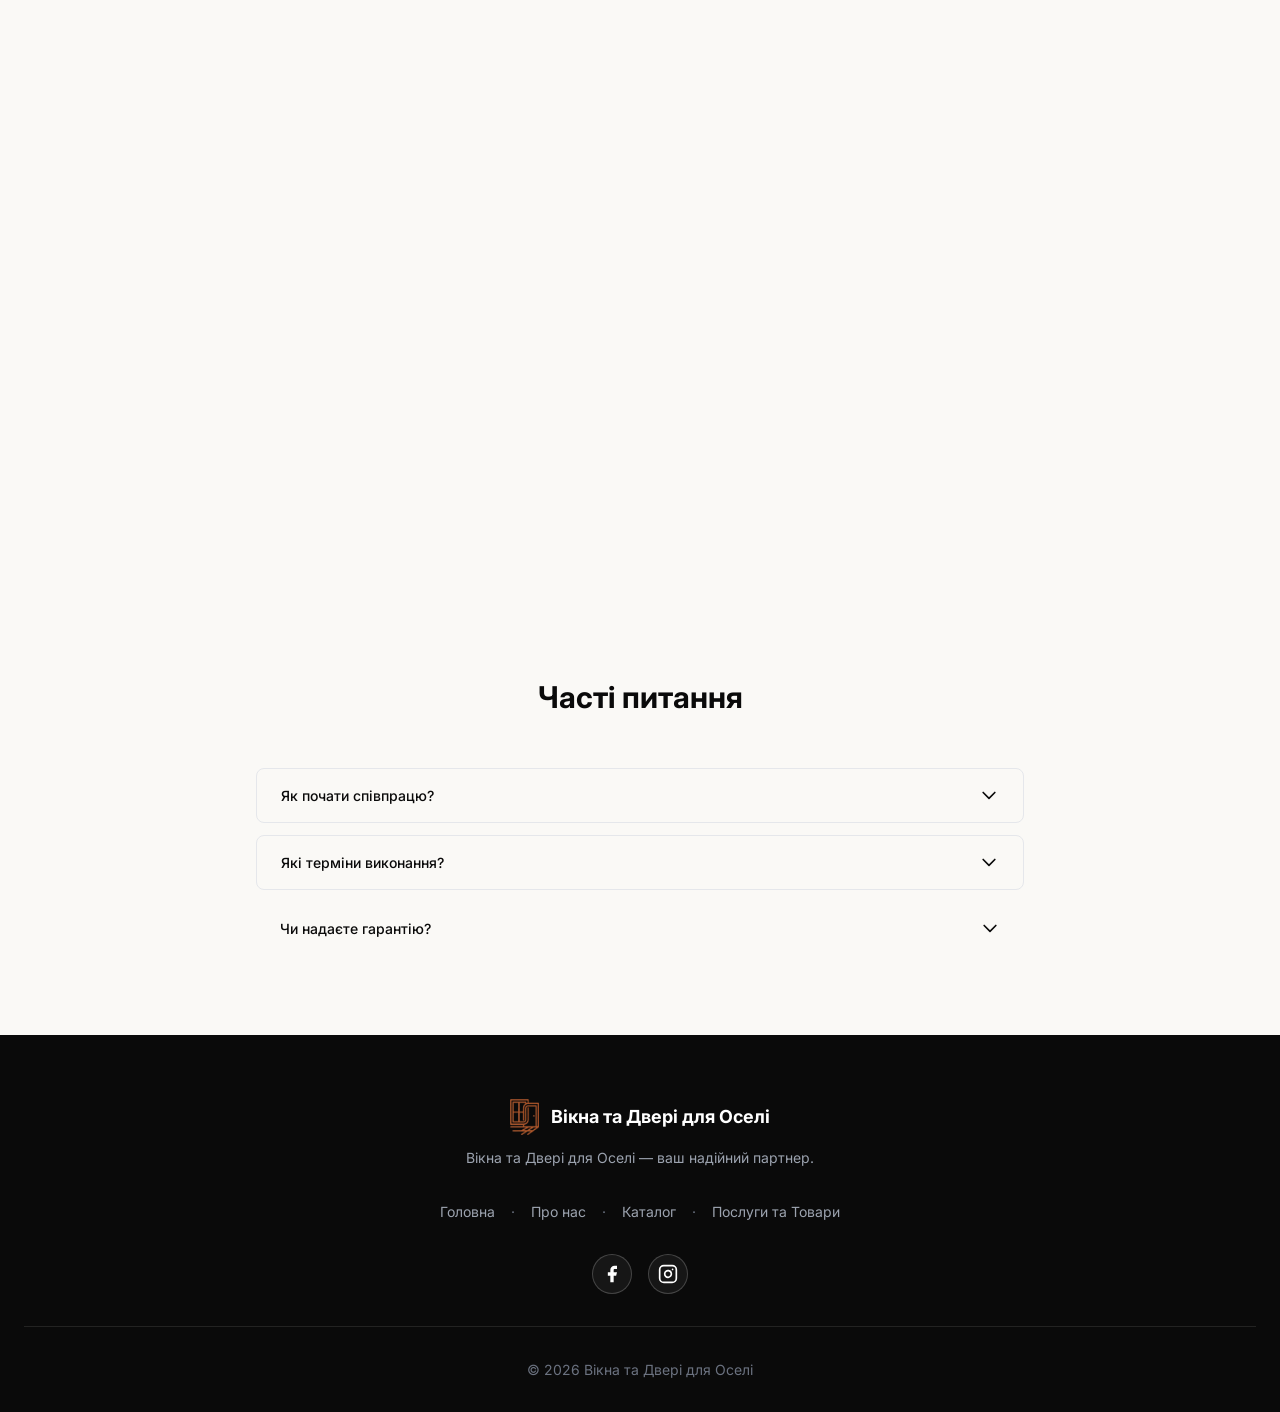
<file: services.html>
<!DOCTYPE html>
<html lang="uk">

<head>
  <meta charset="UTF-8">
  <meta name="viewport" content="width=device-width, initial-scale=1.0">
  <title>Послуги та Товари — Вікна та Двері для Оселі</title>
  <meta name="description"
    content="Повний спектр послуг: консультація, безкоштовний замір, виготовлення, доставка та монтаж вікон і дверей. Гарантія на всі роботи.">
  <meta property="og:title" content="Послуги та Товари — Вікна та Двері для Оселі">
  <meta property="og:description"
    content="Повний спектр послуг: консультація, безкоштовний замір, виготовлення, доставка та монтаж вікон і дверей. Гарантія на всі роботи.">
  <meta property="og:site_name" content="Вікна та Двері для Оселі">
  <meta property="og:locale" content="uk_UA">
  <meta property="og:url" content="https://vikna-dveri.com/services.html">
  <meta property="og:image" content="https://vikna-dveri.com/img/1.jpg">
  <meta property="og:image:alt" content="Наші роботи з монтажу вікон та дверей">
  <meta name="twitter:card" content="summary_large_image">
  <meta name="twitter:title" content="Послуги та Товари — Вікна та Двері для Оселі">
  <meta name="twitter:description"
    content="Повний спектр послуг: консультація, замір, виготовлення, доставка та монтаж вікон і дверей.">
  <meta name="twitter:image" content="https://vikna-dveri.com/img/1.jpg">
  <link rel="canonical" href="https://vikna-dveri.com/services.html">
  <meta name="robots" content="index, follow">

  <link rel="preconnect" href="https://fonts.googleapis.com/">
  <link rel="preconnect" href="https://fonts.gstatic.com/" crossorigin="">
  <link href="https://fonts.googleapis.com/css2?family=Inter:wght@400;500;600;700;900&display=swap" rel="stylesheet">

  <!-- AOS (Animate On Scroll) бібліотека -->
  <link rel="stylesheet" href="https://unpkg.com/aos@2.3.1/dist/aos.css">

  <!-- Стилі сторінки "Послуги та Товари" -->
  <link rel="stylesheet" href="services.css">
  <link rel="stylesheet" href="footer.css">

  <link rel="icon" type="image/svg+xml"
    href="https://pages.in.ua/s/2a30622c63507f1e6c410c1f2283c6692a2064c998b9d27744bfa97594cf1bd5/assets/favicon.svg">
</head>

<body class="bg-accent text-primary font-body overflow-x-hidden">

  <nav class="lp-nav fixed top-0 left-0 right-0 z-50 bg-primary force-white" data-nav-initial-bg="var(--lp-sub-5)"
    data-nav-initial-opacity="40" data-nav-initial-blur="24" data-nav-initial-height="72"
    data-nav-initial-text="#ffffff" data-nav-scroll-bg="var(--lp-sub-5)" data-nav-scroll-opacity="80"
    data-nav-scroll-blur="24" data-nav-scroll-height="60" data-nav-scroll-text="#ffffff" data-nav-scroll-trigger="50"
    data-nav-scroll-transition="400">
    <div class="max-w-7xl mx-auto px-6 flex items-center justify-between">
      <div class="flex items-center gap-3">
        <a href="index.html" class="no-underline force-white">
          <span class="force-white">
            <img src="img/Gemini_Generated_Image_xtxn69xtxn69xtxn-Photoroom.png" alt="Вікна та Двері для Оселі"
              class="h-9 w-auto">
          </span>
        </a>
        <span class="text-lg font-bold text-white force-white">Вікна та Двері для Оселі</span>
      </div>
      <div class="flex items-center gap-6">
        <div class="flex items-center gap-6">
          <div class="wg-lang-switcher-slot"></div>
          <a href="about.html" class="text-gray-200 hover:text-white transition text-sm lp-desktop-nav force-white">Про
            нас</a>
          <a href="catalog.html"
            class="text-gray-200 hover:text-white transition text-sm lp-desktop-nav force-white">Каталог</a>
          <a href="services.html"
            class="text-gray-200 hover:text-white transition text-sm lp-desktop-nav force-white">Послуги та Товари</a>
        </div>
      </div>
    </div>
  </nav>

  <main>

    <section class="services-hero-bg bg-accent text-primary pt-28 md:pt-36 pb-16 md:pb-24 px-6">
      <div class="max-w-3xl mx-auto text-center">
        <p class="uppercase tracking-[0.2em] text-xs font-semibold mb-4 text-[var(--lp-paper)]">Вікна та Двері для Оселі
        </p>
        <h1 class="first-text text-4xl md:text-5xl lg:text-6xl font-bold tracking-tight leading-tight">Наші Послуги та Товари</h1>
        <p class="second-text mt-6 text-lg text-gray-600 leading-relaxed">Повний спектр послуг продажу та монтажу
          вікон і дверей для вашого дому чи офісу.</p>
      </div>
    </section>

    <section class="bg-primary text-white py-20 px-6">
      <div class="max-w-7xl mx-auto">
        <div class="text-center mb-12">
          <h2 class="text-3xl font-bold">Наші послуги</h2>
          <p class="mt-3 text-lg text-gray-300">Що ми пропонуємо</p>
        </div>
        <div class="grid md:grid-cols-2 lg:grid-cols-4 gap-6">
          <div
            class="bg-white/5 border border-white/10 border-t-2 border-t-[var(--lp-brand)] p-6 rounded-xl hover:-translate-y-1 transition-all duration-300 shadow-sm hover:shadow-md"
            data-aos="fade-down" data-aos-delay="100" data-aos-duration="800">
            <svg class="w-7 h-7 text-[var(--lp-brand)] mb-3" viewBox="0 0 24 24" fill="none" stroke="currentColor"
              stroke-width="2" stroke-linecap="round" stroke-linejoin="round">
              <path
                d="M10.325 4.317c.426-1.756 2.924-1.756 3.35 0a1.724 1.724 0 002.573 1.066c1.543-.94 3.31.826 2.37 2.37a1.724 1.724 0 001.066 2.573c1.756.426 1.756 2.924 0 3.35a1.724 1.724 0 00-1.066 2.573c.94 1.543-.826 3.31-2.37 2.37a1.724 1.724 0 00-2.573 1.066c-.426 1.756-2.924 1.756-3.35 0a1.724 1.724 0 00-2.573-1.066c-1.543.94-3.31-.826-2.37-2.37a1.724 1.724 0 00-1.066-2.573c-1.756-.426-1.756-2.924 0-3.35a1.724 1.724 0 001.066-2.573c-.94-1.543.826-3.31 2.37-2.37.996.608 2.296.07 2.572-1.065z">
              </path>
              <path d="M15 12a3 3 0 11-6 0 3 3 0 016 0z"></path>
            </svg>
            <h3 class="font-semibold mb-2">Консультація</h3>
            <p class="text-sm text-gray-300">Професійна консультація з усіх питань</p>
          </div>
          <div
            class="bg-white/5 border border-white/10 border-t-2 border-t-[var(--lp-brand)] p-6 rounded-xl hover:-translate-y-1 transition-all duration-300 shadow-sm hover:shadow-md"
            data-aos="fade-up" data-aos-delay="200" data-aos-duration="800">
            <svg class="w-7 h-7 text-[var(--lp-brand)] mb-3" viewBox="0 0 24 24" fill="none" stroke="currentColor"
              stroke-width="2" stroke-linecap="round" stroke-linejoin="round">
              <path d="M14 5l7 7m0 0l-7 7m7-7H3"></path>
            </svg>
            <h3 class="font-semibold mb-2">Доставка</h3>
            <p class="text-sm text-gray-300">Швидка та надійна доставка по всій області</p>
          </div>
          <div
            class="bg-white/5 border border-white/10 border-t-2 border-t-[var(--lp-brand)] p-6 rounded-xl hover:-translate-y-1 transition-all duration-300 shadow-sm hover:shadow-md"
            data-aos="fade-down" data-aos-delay="300" data-aos-duration="800">
            <svg class="w-7 h-7 text-[var(--lp-brand)] mb-3" viewBox="0 0 24 24" fill="none" stroke="currentColor"
              stroke-width="2" stroke-linecap="round" stroke-linejoin="round">
              <path
                d="M9 12l2 2 4-4m5.618-4.016A11.955 11.955 0 0112 2.944a11.955 11.955 0 01-8.618 3.04A12.02 12.02 0 003 9c0 5.591 3.824 10.29 9 11.622 5.176-1.332 9-6.03 9-11.622 0-1.042-.133-2.052-.382-3.016z">
              </path>
            </svg>
            <h3 class="font-semibold mb-2">Гарантія</h3>
            <p class="text-sm text-gray-300">Гарантійне обслуговування</p>
          </div>
          <div
            class="bg-white/5 border border-white/10 border-t-2 border-t-[var(--lp-brand)] p-6 rounded-xl hover:-translate-y-1 transition-all duration-300 shadow-sm hover:shadow-md"
            data-aos="fade-up" data-aos-delay="400" data-aos-duration="800">
            <svg class="w-7 h-7 text-[var(--lp-brand)] mb-3" viewBox="0 0 24 24" fill="none" stroke="currentColor"
              stroke-width="2" stroke-linecap="round" stroke-linejoin="round">
              <path d="M15.4 17a2 2 0 0 1-2.8 0l-2.4-2.4a2 2 0 0 1 0-2.8l10.6-10.6a2 2 0 0 1 2.8 0l3.4 3.4a2 2 0 0 1 0 2.8l-1.4 1.4"></path>
              <path d="M5 19v-4h4"></path>
              <path d="M9 11l-4 4"></path>
              <path d="M3 15l4-4"></path>
            </svg>
            <h3 class="font-semibold mb-2">Монтаж</h3>
            <p class="text-sm text-gray-300">Професійний монтаж. Швидко, акуратно, професійно.</p>
          </div>
        </div>
      </div>
    </section>

    <section class="bg-accent text-primary py-20 px-6">
      <div class="max-w-7xl mx-auto">
        <h2 class="text-3xl font-bold text-center mb-12">Наші роботи</h2>
        <div id="works-grid" class="grid grid-cols-1 sm:grid-cols-2 md:grid-cols-3 gap-4">
          <div class="group relative rounded-xl overflow-hidden work-photo" data-aos="fade-right" data-aos-delay="80" data-aos-duration="900">
            <img src="img/1.jpg" alt="Наші роботи з монтажу металопластикових вікон №1" loading="lazy" decoding="async"
              class="w-full max-w-full h-auto group-hover:scale-105 transition-transform duration-300">
            <div class="absolute inset-0 bg-black/0 group-hover:bg-black/20 transition-all duration-300"></div>
          </div>
          <div class="group relative rounded-xl overflow-hidden work-photo" data-aos="fade-down" data-aos-delay="160" data-aos-duration="900">
            <img src="img/2.jpg" alt="Наші роботи з монтажу металопластикових вікон №2" loading="lazy" decoding="async"
              class="w-full max-w-full h-auto group-hover:scale-105 transition-transform duration-300">
            <div class="absolute inset-0 bg-black/0 group-hover:bg-black/20 transition-all duration-300"></div>
          </div>
          <div class="group relative rounded-xl overflow-hidden work-photo" data-aos="fade-left" data-aos-delay="240" data-aos-duration="900">
            <img src="img/3.jpg" alt="Наші роботи з монтажу металопластикових вікон №3" loading="lazy" decoding="async"
              class="w-full max-w-full h-auto group-hover:scale-105 transition-transform duration-300">
            <div class="absolute inset-0 bg-black/0 group-hover:bg-black/20 transition-all duration-300"></div>
          </div>
          <div class="group relative rounded-xl overflow-hidden work-photo" data-aos="fade-right" data-aos-delay="320" data-aos-duration="900">
            <img src="img/4.jpg" alt="Наші роботи з монтажу металопластикових вікон №4" loading="lazy" decoding="async"
              class="w-full max-w-full h-auto group-hover:scale-105 transition-transform duration-300">
            <div class="absolute inset-0 bg-black/0 group-hover:bg-black/20 transition-all duration-300"></div>
          </div>
          <div class="group relative rounded-xl overflow-hidden work-photo" data-aos="fade-up" data-aos-delay="400" data-aos-duration="900">
            <img src="img/5.jpg" alt="Наші роботи з монтажу металопластикових вікон №5" loading="lazy" decoding="async"
              class="w-full max-w-full h-auto group-hover:scale-105 transition-transform duration-300">
            <div class="absolute inset-0 bg-black/0 group-hover:bg-black/20 transition-all duration-300"></div>
          </div>
          <div class="group relative rounded-xl overflow-hidden work-photo" data-aos="fade-left" data-aos-delay="480" data-aos-duration="900">
            <img src="img/6.jpg" alt="Наші роботи з монтажу металопластикових вікон №6" loading="lazy" decoding="async"
              class="w-full max-w-full h-auto group-hover:scale-105 transition-transform duration-300">
            <div class="absolute inset-0 bg-black/0 group-hover:bg-black/20 transition-all duration-300"></div>
          </div>
        </div>
      </div>
    </section>
    <section class="bg-accent text-primary py-20 px-6">
      <div class="max-w-3xl mx-auto">
        <h2 class="text-3xl font-bold text-center mb-12">Часті питання</h2>
        <div class="space-y-3">
          <details class="border border-gray-200 border-b border-gray-200 last:border-0 rounded-lg group">
            <summary
              class="flex items-center justify-between px-6 py-4 cursor-pointer font-medium text-sm select-none hover:bg-gray-50 rounded-lg transition-colors duration-200">
              <span>Як почати співпрацю?</span><svg
                class="ml-2 w-5 h-5 flex-shrink-0 transition-transform duration-300 [details[open]>summary>&]:rotate-180"
                fill="none" stroke="currentColor" viewBox="0 0 24 24">
                <path stroke-linecap="round" stroke-linejoin="round" stroke-width="2" d="M19 9l-7 7-7-7"></path>
              </svg>
            </summary>
            <div class="px-6 pb-4">
              <p class="text-sm text-gray-600 leading-relaxed">Зв'яжіться з нами через номер телефона. Ми проведемо
                безкоштовний замір та запропонуємо оптимальне рішення.</p>
            </div>
          </details>
          <details class="border border-gray-200 border-b border-gray-200 last:border-0 rounded-lg group">
            <summary
              class="flex items-center justify-between px-6 py-4 cursor-pointer font-medium text-sm select-none hover:bg-gray-50 rounded-lg transition-colors duration-200">
              <span>Які терміни виконання?</span><svg
                class="ml-2 w-5 h-5 flex-shrink-0 transition-transform duration-300 [details[open]>summary>&]:rotate-180"
                fill="none" stroke="currentColor" viewBox="0 0 24 24">
                <path stroke-linecap="round" stroke-linejoin="round" stroke-width="2" d="M19 9l-7 7-7-7"></path>
              </svg>
            </summary>
            <div class="px-6 pb-4">
              <p class="text-sm text-gray-600 leading-relaxed">Терміни залежать від складності замовлення. Зазвичай
                замовлення та монтаж займають від 1 тижня.</p>
            </div>
          </details>
          <details class="border border-gray-200 border-b border-gray-200 last:border-0 rounded-lg group">
            <summary
              class="flex items-center justify-between px-6 py-4 cursor-pointer font-medium text-sm select-none hover:bg-gray-50 rounded-lg transition-colors duration-200">
              <span>Чи надаєте гарантію?</span><svg
                class="ml-2 w-5 h-5 flex-shrink-0 transition-transform duration-300 [details[open]>summary>&]:rotate-180"
                fill="none" stroke="currentColor" viewBox="0 0 24 24">
                <path stroke-linecap="round" stroke-linejoin="round" stroke-width="2" d="M19 9l-7 7-7-7"></path>
              </svg>
            </summary>
            <div class="px-6 pb-4">
              <p class="text-sm text-gray-600 leading-relaxed">Так, ми надаємо гарантію на всі вікна, двері та монтажні
                роботи.</p>
            </div>
          </details>
        </div>
      </div>
    </section>

  </main>

  <!-- Футер рендериться автоматично через script.js (єдине джерело правди) -->

  <!-- Бібліотека AOS -->
  <script src="https://unpkg.com/aos@2.3.1/dist/aos.js"></script>
  <!-- Власний скрипт -->
  <script src="script.js"></script>
  <!-- Футер (спільний) -->
  <script src="footer.js"></script>
</body>

</html>
</file>
<file: style.css>
*,
:after,
:before {
    --tw-border-spacing-x: 0;
    --tw-border-spacing-y: 0;
    --tw-translate-x: 0;
    --tw-translate-y: 0;
    --tw-rotate: 0;
    --tw-skew-x: 0;
    --tw-skew-y: 0;
    --tw-scale-x: 1;
    --tw-scale-y: 1;
    --tw-pan-x: ;
    --tw-pan-y: ;
    --tw-pinch-zoom: ;
    --tw-scroll-snap-strictness: proximity;
    --tw-gradient-from-position: ;
    --tw-gradient-via-position: ;
    --tw-gradient-to-position: ;
    --tw-ordinal: ;
    --tw-slashed-zero: ;
    --tw-numeric-figure: ;
    --tw-numeric-spacing: ;
    --tw-numeric-fraction: ;
    --tw-ring-inset: ;
    --tw-ring-offset-width: 0px;
    --tw-ring-offset-color: #fff;
    --tw-ring-color: rgba(59, 130, 246, .5);
    --tw-ring-offset-shadow: 0 0 #0000;
    --tw-ring-shadow: 0 0 #0000;
    --tw-shadow: 0 0 #0000;
    --tw-shadow-colored: 0 0 #0000;
    --tw-blur: ;
    --tw-brightness: ;
    --tw-contrast: ;
    --tw-grayscale: ;
    --tw-hue-rotate: ;
    --tw-invert: ;
    --tw-saturate: ;
    --tw-sepia: ;
    --tw-drop-shadow: ;
    --tw-backdrop-blur: ;
    --tw-backdrop-brightness: ;
    --tw-backdrop-contrast: ;
    --tw-backdrop-grayscale: ;
    --tw-backdrop-hue-rotate: ;
    --tw-backdrop-invert: ;
    --tw-backdrop-opacity: ;
    --tw-backdrop-saturate: ;
    --tw-backdrop-sepia: ;
    --tw-contain-size: ;
    --tw-contain-layout: ;
    --tw-contain-paint: ;
    --tw-contain-style:
}

::backdrop {
    --tw-border-spacing-x: 0;
    --tw-border-spacing-y: 0;
    --tw-translate-x: 0;
    --tw-translate-y: 0;
    --tw-rotate: 0;
    --tw-skew-x: 0;
    --tw-skew-y: 0;
    --tw-scale-x: 1;
    --tw-scale-y: 1;
    --tw-pan-x: ;
    --tw-pan-y: ;
    --tw-pinch-zoom: ;
    --tw-scroll-snap-strictness: proximity;
    --tw-gradient-from-position: ;
    --tw-gradient-via-position: ;
    --tw-gradient-to-position: ;
    --tw-ordinal: ;
    --tw-slashed-zero: ;
    --tw-numeric-figure: ;
    --tw-numeric-spacing: ;
    --tw-numeric-fraction: ;
    --tw-ring-inset: ;
    --tw-ring-offset-width: 0px;
    --tw-ring-offset-color: #fff;
    --tw-ring-color: rgba(59, 130, 246, .5);
    --tw-ring-offset-shadow: 0 0 #0000;
    --tw-ring-shadow: 0 0 #0000;
    --tw-shadow: 0 0 #0000;
    --tw-shadow-colored: 0 0 #0000;
    --tw-blur: ;
    --tw-brightness: ;
    --tw-contrast: ;
    --tw-grayscale: ;
    --tw-hue-rotate: ;
    --tw-invert: ;
    --tw-saturate: ;
    --tw-sepia: ;
    --tw-drop-shadow: ;
    --tw-backdrop-blur: ;
    --tw-backdrop-brightness: ;
    --tw-backdrop-contrast: ;
    --tw-backdrop-grayscale: ;
    --tw-backdrop-hue-rotate: ;
    --tw-backdrop-invert: ;
    --tw-backdrop-opacity: ;
    --tw-backdrop-saturate: ;
    --tw-backdrop-sepia: ;
    --tw-contain-size: ;
    --tw-contain-layout: ;
    --tw-contain-paint: ;
    --tw-contain-style:
}

/*! tailwindcss v3.4.19 | MIT License | https://tailwindcss.com*/
*,
:after,
:before {
    box-sizing: border-box;
    border: 0 solid #e5e7eb
}

:after,
:before {
    --tw-content: ""
}

:host,
html {
    line-height: 1.5;
    -webkit-text-size-adjust: 100%;
    -moz-tab-size: 4;
    -o-tab-size: 4;
    tab-size: 4;
    font-family: ui-sans-serif, system-ui, sans-serif, Apple Color Emoji, Segoe UI Emoji, Segoe UI Symbol, Noto Color Emoji;
    font-feature-settings: normal;
    font-variation-settings: normal;
    -webkit-tap-highlight-color: transparent
}

body {
    margin: 0;
    line-height: inherit
}

html {
    scroll-behavior: smooth
}

#consultation {
    scroll-margin-top: 100px
}

hr {
    height: 0;
    color: inherit;
    border-top-width: 1px
}

abbr:where([title]) {
    -webkit-text-decoration: underline dotted;
    text-decoration: underline dotted
}

h1,
h2,
h3,
h4,
h5,
h6 {
    font-size: inherit;
    font-weight: inherit
}

a {
    color: inherit;
    text-decoration: inherit
}

b,
strong {
    font-weight: bolder
}

code,
kbd,
pre,
samp {
    font-family: ui-monospace, SFMono-Regular, Menlo, Monaco, Consolas, Liberation Mono, Courier New, monospace;
    font-feature-settings: normal;
    font-variation-settings: normal;
    font-size: 1em
}

small {
    font-size: 80%
}

sub,
sup {
    font-size: 75%;
    line-height: 0;
    position: relative;
    vertical-align: baseline
}

sub {
    bottom: -.25em
}

sup {
    top: -.5em
}

table {
    text-indent: 0;
    border-color: inherit;
    border-collapse: collapse
}

button,
input,
optgroup,
select,
textarea {
    font-family: inherit;
    font-feature-settings: inherit;
    font-variation-settings: inherit;
    font-size: 100%;
    font-weight: inherit;
    line-height: inherit;
    letter-spacing: inherit;
    color: inherit;
    margin: 0;
    padding: 0
}

button,
select {
    text-transform: none
}

button,
input:where([type=button]),
input:where([type=reset]),
input:where([type=submit]) {
    -webkit-appearance: button;
    background-color: transparent;
    background-image: none
}

:-moz-focusring {
    outline: auto
}

:-moz-ui-invalid {
    box-shadow: none
}

progress {
    vertical-align: baseline
}

::-webkit-inner-spin-button,
::-webkit-outer-spin-button {
    height: auto
}

[type=search] {
    -webkit-appearance: textfield;
    outline-offset: -2px
}

::-webkit-search-decoration {
    -webkit-appearance: none
}

::-webkit-file-upload-button {
    -webkit-appearance: button;
    font: inherit
}

summary {
    display: list-item
}

blockquote,
dd,
dl,
figure,
h1,
h2,
h3,
h4,
h5,
h6,
hr,
p,
pre {
    margin: 0
}

fieldset {
    margin: 0
}

fieldset,
legend {
    padding: 0
}

menu,
ol,
ul {
    list-style: none;
    margin: 0;
    padding: 0
}

dialog {
    padding: 0
}

textarea {
    resize: vertical
}

input::-moz-placeholder,
textarea::-moz-placeholder {
    opacity: 1;
    color: #9ca3af
}

input::placeholder,
textarea::placeholder {
    opacity: 1;
    color: #9ca3af
}

[role=button],
button {
    cursor: pointer
}

:disabled {
    cursor: default
}

audio,
canvas,
embed,
iframe,
img,
object,
svg,
video {
    display: block;
    vertical-align: middle
}

img,
video {
    max-width: 100%;
    height: auto
}

[hidden]:where(:not([hidden=until-found])) {
    display: none
}

.pointer-events-none {
    pointer-events: none
}

.fixed {
    position: fixed
}

.absolute {
    position: absolute
}

.relative {
    position: relative
}

.inset-0 {
    inset: 0
}

.-bottom-6 {
    bottom: -1.5rem
}

.-left-6 {
    left: -1.5rem
}

.-right-6 {
    right: -1.5rem
}

.-top-6 {
    top: -1.5rem
}

.bottom-1\/3 {
    bottom: 33.333333%
}

.bottom-1\/4 {
    bottom: 25%
}

.left-0 {
    left: 0
}

.left-1\/2 {
    left: 50%
}

.left-1\/4 {
    left: 25%
}

.right-0 {
    right: 0
}

.right-1\/4 {
    right: 25%
}

.top-0 {
    top: 0
}

.top-1\/2 {
    top: 50%
}

.top-1\/4 {
    top: 25%
}

.z-0 {
    z-index: 0
}

.z-10 {
    z-index: 10
}

.z-50 {
    z-index: 50
}

.mx-auto {
    margin-left: auto;
    margin-right: auto
}

.mb-12 {
    margin-bottom: 3rem
}

.mb-2 {
    margin-bottom: .5rem
}

.mb-3 {
    margin-bottom: .75rem
}

.mb-4 {
    margin-bottom: 1rem
}

.mb-5 {
    margin-bottom: 1.25rem
}

.mb-6 {
    margin-bottom: 1.5rem
}

.mb-8 {
    margin-bottom: 2rem
}

.mt-10 {
    margin-top: 2.5rem
}

.mt-12 {
    margin-top: 3rem
}

.mt-16 {
    margin-top: 4rem
}

.mt-4 {
    margin-top: 1rem
}

.mt-6 {
    margin-top: 1.5rem
}

.mt-8 {
    margin-top: 2rem
}

.inline-block {
    display: inline-block
}

.flex {
    display: flex
}

.grid {
    display: grid
}

.hidden {
    display: none
}

.h-10 {
    height: 2.5rem
}

.h-12 {
    height: 3rem
}

.h-5 {
    height: 1.25rem
}

.h-80 {
    height: 20rem
}

.h-9 {
    height: 2.25rem
}

.h-96 {
    height: 24rem
}

.h-auto {
    height: auto
}

.h-px {
    height: 1px
}

.w-10 {
    width: 2.5rem
}

.w-12 {
    width: 3rem
}

.w-16 {
    width: 4rem
}

.w-5 {
    width: 1.25rem
}

.w-80 {
    width: 20rem
}

.w-96 {
    width: 24rem
}

.w-auto {
    width: auto
}

.w-full {
    width: 100%
}

.max-w-2xl {
    max-width: 42rem
}

.max-w-3xl {
    max-width: 48rem
}

.max-w-4xl {
    max-width: 56rem
}

.max-w-7xl {
    max-width: 80rem
}

.max-w-lg {
    max-width: 32rem
}

.flex-shrink-0 {
    flex-shrink: 0
}

.-translate-x-1\/2 {
    --tw-translate-x: -50%
}

.-translate-x-1\/2,
.-translate-y-1\/2 {
    transform: translate(var(--tw-translate-x), var(--tw-translate-y)) rotate(var(--tw-rotate)) skewX(var(--tw-skew-x)) skewY(var(--tw-skew-y)) scaleX(var(--tw-scale-x)) scaleY(var(--tw-scale-y))
}

.-translate-y-1\/2 {
    --tw-translate-y: -50%
}

.select-none {
    -webkit-user-select: none;
    -moz-user-select: none;
    user-select: none
}

.flex-col {
    flex-direction: column
}

.flex-wrap {
    flex-wrap: wrap
}

.items-center {
    align-items: center
}

.justify-center {
    justify-content: center
}

.justify-between {
    justify-content: space-between
}

.gap-12 {
    gap: 3rem
}

.gap-3 {
    gap: .75rem
}

.gap-4 {
    gap: 1rem
}

.gap-6 {
    gap: 1.5rem
}

.gap-8 {
    gap: 2rem
}

.space-y-2>:not([hidden])~:not([hidden]) {
    --tw-space-y-reverse: 0;
    margin-top: calc(.5rem*(1 - var(--tw-space-y-reverse)));
    margin-bottom: calc(.5rem*var(--tw-space-y-reverse))
}

.space-y-4>:not([hidden])~:not([hidden]) {
    --tw-space-y-reverse: 0;
    margin-top: calc(1rem*(1 - var(--tw-space-y-reverse)));
    margin-bottom: calc(1rem*var(--tw-space-y-reverse))
}

.overflow-hidden {
    overflow: hidden
}

.overflow-x-hidden {
    overflow-x: hidden
}

.whitespace-nowrap {
    white-space: nowrap
}

.rounded-2xl {
    border-radius: 1rem
}

.rounded-3xl {
    border-radius: 1.5rem
}

.rounded-full {
    border-radius: 9999px
}

.rounded-lg {
    border-radius: .5rem
}

.rounded-xl {
    border-radius: .75rem
}

.border {
    border-width: 1px
}

.border-2 {
    border-width: 2px
}

.border-t {
    border-top-width: 1px
}

.border-\[rgba\(var\(--lp-brand-rgb\)\2c 0\.2\)\] {
    border-color: rgba(var(--lp-brand-rgb), .2)
}

.border-\[rgba\(var\(--lp-paper-rgb\)\2c 0\.1\)\] {
    border-color: rgba(var(--lp-paper-rgb), .1)
}

.border-\[rgba\(var\(--lp-paper-rgb\)\2c 0\.2\)\] {
    border-color: rgba(var(--lp-paper-rgb), .2)
}

.border-\[var\(--lp-ink\)\] {
    border-color: var(--lp-ink)
}

.border-\[var\(--lp-paper\)\] {
    border-color: var(--lp-paper)
}

.bg-\[rgba\(var\(--lp-brand-rgb\)\2c 0\.1\)\] {
    background-color: rgba(var(--lp-brand-rgb), .1)
}

.bg-\[rgba\(var\(--lp-brand-rgb\)\2c 0\.15\)\] {
    background-color: rgba(var(--lp-brand-rgb), .15)
}

.bg-\[rgba\(var\(--lp-brand-rgb\)\2c 0\.2\)\] {
    background-color: rgba(var(--lp-brand-rgb), .2)
}

.bg-\[rgba\(var\(--lp-paper-rgb\)\2c 0\.05\)\] {
    background-color: rgba(var(--lp-paper-rgb), .05)
}

.bg-\[rgba\(var\(--lp-paper-rgb\)\2c 0\.1\)\] {
    background-color: rgba(var(--lp-paper-rgb), .1)
}

.bg-\[rgba\(var\(--lp-sub-1-rgb\)\2c 0\.1\)\] {
    background-color: rgba(var(--lp-sub-1-rgb), .1)
}

.bg-\[rgba\(var\(--lp-sub-3-rgb\)\2c 0\.2\)\] {
    background-color: rgba(var(--lp-sub-3-rgb), .2)
}

.bg-\[var\(--lp-brand\)\] {
    background-color: var(--lp-brand)
}

.bg-\[var\(--lp-ink\)\] {
    background-color: var(--lp-ink)
}

.bg-\[var\(--lp-paper\)\] {
    background-color: var(--lp-paper)
}

.bg-\[var\(--lp-sub-1\)\] {
    background-color: var(--lp-sub-1)
}

.bg-\[var\(--lp-sub-2\)\] {
    background-color: var(--lp-sub-2)
}

.bg-\[var\(--lp-sub-3\)\] {
    background-color: var(--lp-sub-3)
}

.bg-\[var\(--lp-sub-4\)\] {
    background-color: var(--lp-sub-4)
}

.bg-accent {
    background-color: var(--lp-accent)
}

.bg-primary {
    background-color: var(--lp-primary)
}

.contact-bg {
    display: flex;
    flex-direction: space-between;
    justify-content: center;
}

.bg-secondary {
    background-color: var(--lp-secondary)
}

.bg-\[repeating-linear-gradient\(0deg\2c transparent\2c transparent_49px\2c rgba\(var\(--lp-brand-rgb\)\2c 0\.05\)_50px\)\2c repeating-linear-gradient\(90deg\2c transparent\2c transparent_49px\2c rgba\(var\(--lp-brand-rgb\)\2c 0\.05\)_50px\)\] {
    background-image: repeating-linear-gradient(0deg, transparent, transparent 49px, rgba(var(--lp-brand-rgb), .05) 50px), repeating-linear-gradient(90deg, transparent, transparent 49px, rgba(var(--lp-brand-rgb), .05) 50px)
}

.bg-\[repeating-linear-gradient\(0deg\2c transparent\2c transparent_49px\2c rgba\(var\(--lp-paper-rgb\)\2c 0\.05\)_50px\)\2c repeating-linear-gradient\(90deg\2c transparent\2c transparent_49px\2c rgba\(var\(--lp-paper-rgb\)\2c 0\.05\)_50px\)\] {
    background-image: repeating-linear-gradient(0deg, transparent, transparent 49px, rgba(var(--lp-paper-rgb), .05) 50px), repeating-linear-gradient(90deg, transparent, transparent 49px, rgba(var(--lp-paper-rgb), .05) 50px)
}

.object-cover {
    -o-object-fit: cover;
    object-fit: cover
}

.p-8 {
    padding: 2rem
}

.px-4 {
    padding-left: 1rem;
    padding-right: 1rem
}

.px-5 {
    padding-left: 1.25rem;
    padding-right: 1.25rem
}

.px-6 {
    padding-left: 1.5rem;
    padding-right: 1.5rem
}

.px-8 {
    padding-left: 2rem;
    padding-right: 2rem
}

.py-16 {
    padding-top: 4rem;
    padding-bottom: 4rem
}

.py-2 {
    padding-top: .5rem;
    padding-bottom: .5rem
}

.py-20 {
    padding-top: 5rem;
    padding-bottom: 5rem
}

.py-3 {
    padding-top: .75rem;
    padding-bottom: .75rem
}

.py-4 {
    padding-top: 1rem;
    padding-bottom: 1rem
}

.pb-20 {
    padding-bottom: 5rem
}

.pt-24 {
    padding-top: 6rem
}

.pt-8 {
    padding-top: 2rem
}

.text-center {
    text-align: center
}

.font-body,
.font-heading {
    font-family: Inter, sans-serif
}

.text-2xl {
    font-size: clamp(1.3rem, 1.15rem + .75vw, 1.5rem)
}

.text-3xl {
    font-size: clamp(1.55rem, 1.3rem + 1.25vw, 1.875rem)
}

.text-4xl {
    font-size: clamp(1.8rem, 1.45rem + 1.75vw, 2.25rem)
}

.text-8xl {
    font-size: 6rem;
    line-height: 1
}

.text-9xl {
    font-size: 8rem;
    line-height: 1
}

.text-lg {
    font-size: clamp(1.02rem, .97rem + .25vw, 1.125rem)
}

.text-sm {
    font-size: clamp(.8rem, .77rem + .15vw, .875rem)
}

.text-xl {
    font-size: clamp(1.1rem, 1.02rem + .4vw, 1.25rem)
}

.font-black {
    font-weight: 900
}

.font-bold {
    font-weight: 700
}

.font-medium {
    font-weight: 500
}

.font-semibold {
    font-weight: 600
}

.uppercase {
    text-transform: uppercase
}

.leading-none {
    line-height: 1
}

.leading-relaxed {
    line-height: 1.625
}

.leading-tight {
    line-height: 1.25
}

.tracking-tight {
    letter-spacing: -.025em
}

.tracking-wide {
    letter-spacing: .025em
}

.tracking-wider {
    letter-spacing: .05em
}

.text-\[var\(--lp-brand\)\] {
    color: var(--lp-brand)
}

.text-\[var\(--lp-ink\)\] {
    color: var(--lp-ink)
}

.text-\[var\(--lp-ink-70\)\] {
    color: var(--lp-ink-70)
}

.text-\[var\(--lp-paper\)\] {
    color: var(--lp-paper)
}

.text-\[var\(--lp-sub-1-on\)\] {
    color: var(--lp-sub-1-on)
}

.text-\[var\(--lp-sub-2-on\)\] {
    color: var(--lp-sub-2-on)
}

.text-\[var\(--lp-sub-3-on\)\] {
    color: var(--lp-sub-3-on)
}

.text-\[var\(--lp-sub-4-on\)\] {
    color: var(--lp-sub-4-on)
}

.text-black {
    --tw-text-opacity: 1;
    color: rgb(0 0 0/var(--tw-text-opacity, 1))
}

.text-gray-200 {
    --tw-text-opacity: 1;
    color: rgb(229 231 235/var(--tw-text-opacity, 1))
}

.text-gray-300 {
    --tw-text-opacity: 1;
    color: rgb(209 213 219/var(--tw-text-opacity, 1))
}

.text-gray-400 {
    --tw-text-opacity: 1;
    color: rgb(156 163 175/var(--tw-text-opacity, 1))
}

.text-gray-500 {
    --tw-text-opacity: 1;
    color: rgb(107 114 128/var(--tw-text-opacity, 1))
}

.text-gray-600 {
    --tw-text-opacity: 1;
    color: rgb(75 85 99/var(--tw-text-opacity, 1))
}

.text-primary {
    color: var(--lp-primary)
}

.text-white {
    --tw-text-opacity: 1;
    color: rgb(255 255 255/var(--tw-text-opacity, 1))
}

.no-underline {
    text-decoration-line: none
}

.placeholder-gray-400::-moz-placeholder {
    --tw-placeholder-opacity: 1;
    color: rgb(156 163 175/var(--tw-placeholder-opacity, 1))
}

.placeholder-gray-400::placeholder {
    --tw-placeholder-opacity: 1;
    color: rgb(156 163 175/var(--tw-placeholder-opacity, 1))
}

.opacity-10 {
    opacity: .1
}

.opacity-15 {
    opacity: .15
}

.opacity-70 {
    opacity: .7
}

.opacity-80 {
    opacity: .8
}

.opacity-90 {
    opacity: .9
}

.opacity-\[0\.03\] {
    opacity: .03
}

.mix-blend-overlay {
    mix-blend-mode: overlay
}

.shadow-2xl {
    --tw-shadow: 0 25px 50px -12px rgba(0, 0, 0, .25);
    --tw-shadow-colored: 0 25px 50px -12px var(--tw-shadow-color);
    box-shadow: var(--tw-ring-offset-shadow, 0 0 #0000), var(--tw-ring-shadow, 0 0 #0000), var(--tw-shadow)
}

.shadow-\[0_0_20px_rgba\(var\(--lp-brand-rgb\)\2c 0\.15\)\] {
    --tw-shadow: 0 0 20px rgba(var(--lp-brand-rgb), 0.15);
    --tw-shadow-colored: 0 0 20px var(--tw-shadow-color);
    box-shadow: var(--tw-ring-offset-shadow, 0 0 #0000), var(--tw-ring-shadow, 0 0 #0000), var(--tw-shadow)
}

.shadow-\[0_0_20px_rgba\(var\(--lp-brand-rgb\)\2c 0\.4\)\] {
    --tw-shadow: 0 0 20px rgba(var(--lp-brand-rgb), 0.4);
    --tw-shadow-colored: 0 0 20px var(--tw-shadow-color);
    box-shadow: var(--tw-ring-offset-shadow, 0 0 #0000), var(--tw-ring-shadow, 0 0 #0000), var(--tw-shadow)
}

.shadow-\[4px_4px_0_var\(--lp-ink\)\] {
    --tw-shadow: 4px 4px 0 var(--lp-ink);
    --tw-shadow-colored: 4px 4px 0 var(--tw-shadow-color)
}

.shadow-\[4px_4px_0_var\(--lp-ink\)\],
.shadow-\[6px_6px_0_var\(--lp-ink\)\] {
    box-shadow: var(--tw-ring-offset-shadow, 0 0 #0000), var(--tw-ring-shadow, 0 0 #0000), var(--tw-shadow)
}

.shadow-\[6px_6px_0_var\(--lp-ink\)\] {
    --tw-shadow: 6px 6px 0 var(--lp-ink);
    --tw-shadow-colored: 6px 6px 0 var(--tw-shadow-color)
}

.outline-none {
    outline: 2px solid transparent;
    outline-offset: 2px
}

.blur-3xl {
    --tw-blur: blur(64px);
    filter: var(--tw-blur) var(--tw-brightness) var(--tw-contrast) var(--tw-grayscale) var(--tw-hue-rotate) var(--tw-invert) var(--tw-saturate) var(--tw-sepia) var(--tw-drop-shadow)
}

.backdrop-blur-sm {
    --tw-backdrop-blur: blur(4px);
    -webkit-backdrop-filter: var(--tw-backdrop-blur) var(--tw-backdrop-brightness) var(--tw-backdrop-contrast) var(--tw-backdrop-grayscale) var(--tw-backdrop-hue-rotate) var(--tw-backdrop-invert) var(--tw-backdrop-opacity) var(--tw-backdrop-saturate) var(--tw-backdrop-sepia);
    backdrop-filter: var(--tw-backdrop-blur) var(--tw-backdrop-brightness) var(--tw-backdrop-contrast) var(--tw-backdrop-grayscale) var(--tw-backdrop-hue-rotate) var(--tw-backdrop-invert) var(--tw-backdrop-opacity) var(--tw-backdrop-saturate) var(--tw-backdrop-sepia)
}

.transition {
    transition-property: color, background-color, border-color, text-decoration-color, fill, stroke, opacity, box-shadow, transform, filter, -webkit-backdrop-filter;
    transition-property: color, background-color, border-color, text-decoration-color, fill, stroke, opacity, box-shadow, transform, filter, backdrop-filter;
    transition-property: color, background-color, border-color, text-decoration-color, fill, stroke, opacity, box-shadow, transform, filter, backdrop-filter, -webkit-backdrop-filter;
    transition-timing-function: cubic-bezier(.4, 0, .2, 1);
    transition-duration: .15s
}

.transition-all {
    transition-property: all;
    transition-timing-function: cubic-bezier(.4, 0, .2, 1);
    transition-duration: .15s
}

.transition-colors {
    transition-property: color, background-color, border-color, text-decoration-color, fill, stroke;
    transition-timing-function: cubic-bezier(.4, 0, .2, 1);
    transition-duration: .15s
}

.transition-shadow {
    transition-property: box-shadow;
    transition-timing-function: cubic-bezier(.4, 0, .2, 1);
    transition-duration: .15s
}

.transition-transform {
    transition-property: transform;
    transition-timing-function: cubic-bezier(.4, 0, .2, 1);
    transition-duration: .15s
}

.duration-200 {
    transition-duration: .2s
}

.duration-300 {
    transition-duration: .3s
}

:root {
    --lp-ink: #0a0a0a;
    --lp-brand: #e8542f;
    --lp-paper: #faf9f6;
    --lp-ink-rgb: 10, 10, 10;
    --lp-brand-rgb: 232, 84, 47;
    --lp-paper-rgb: 250, 249, 246;
    --lp-ink-90: color-mix(in oklab, var(--lp-ink) 90%, var(--lp-paper));
    --lp-ink-70: color-mix(in oklab, var(--lp-ink) 70%, var(--lp-paper));
    --lp-ink-50: color-mix(in oklab, var(--lp-ink) 50%, var(--lp-paper));
    --lp-ink-30: color-mix(in oklab, var(--lp-ink) 30%, var(--lp-paper));
    --lp-ink-10: color-mix(in oklab, var(--lp-ink) 10%, var(--lp-paper));
    --lp-paper-90: color-mix(in oklab, var(--lp-paper) 90%, var(--lp-ink));
    --lp-paper-70: color-mix(in oklab, var(--lp-paper) 70%, var(--lp-ink));
    --lp-paper-50: color-mix(in oklab, var(--lp-paper) 50%, var(--lp-ink));
    --lp-paper-30: color-mix(in oklab, var(--lp-paper) 30%, var(--lp-ink));
    --lp-paper-10: color-mix(in oklab, var(--lp-paper) 10%, var(--lp-ink));
    --lp-brand-soft: color-mix(in oklab, var(--lp-brand) 12%, var(--lp-paper));
    --lp-brand-strong: color-mix(in oklab, var(--lp-brand) 88%, var(--lp-ink));
    --lp-success: oklch(60% 0.16 145);
    --lp-warning: oklch(75% 0.14 75);
    --lp-danger: oklch(58% 0.20 25);
    --lp-info: oklch(58% 0.14 230);
    --lp-primary: var(--lp-ink);
    --lp-secondary: var(--lp-brand);
    --lp-accent: var(--lp-paper);
    --lp-sub-1: #c9593d;
    --lp-sub-1-on: var(--lp-ink);
    --lp-sub-2: #0099a0;
    --lp-sub-2-on: var(--lp-ink);
    --lp-sub-3: #9e5598;
    --lp-sub-3-on: var(--lp-paper);
    --lp-sub-4: #f5c4b7;
    --lp-sub-4-on: var(--lp-ink);
    --lp-sub-5: #004a50;
    --lp-sub-5-on: var(--lp-paper)
}

body {
    overflow-x: hidden;
    max-width: 100vw
}

body,
h1,
h2,
h3,
h4,
h5,
h6 {
    font-family: Inter, sans-serif
}

@media (max-width:767px) {
    nav {
        position: fixed
    }

    nav .lp-burger {
        position: absolute !important;
        right: 1rem !important;
        top: 50% !important;
        transform: translateY(-50%) !important;
        display: flex !important;
        flex-direction: column !important;
        gap: 5px !important;
        padding: 8px !important;
        background: none !important;
        border: none !important;
        cursor: pointer !important;
        z-index: 10001 !important
    }

    nav .lp-burger span {
        display: block !important;
        width: 24px !important;
        height: 2px !important;
        background: #fff !important;
        border-radius: 2px !important;
        opacity: 1 !important
    }

    nav .lp-burger.active span:first-child {
        transform: rotate(45deg) translate(6px, 6px) !important
    }

    nav .lp-burger.active span:nth-child(2) {
        opacity: 0 !important
    }

    nav .lp-burger.active span:nth-child(3) {
        transform: rotate(-45deg) translate(6px, -6px) !important
    }
}

@media (min-width:768px) {
    .lp-burger {
        display: none !important
    }
}

@media (max-width:767px) {
    .lp-desktop-nav {
        display: none !important
    }

    nav .lp-burger {
        position: absolute;
        right: 1rem;
        top: 50%;
        transform: translateY(-50%)
    }
}

.lp-burger {
    display: flex;
    flex-direction: column;
    gap: 5px;
    background: none;
    border: none;
    cursor: pointer;
    padding: 8px;
    z-index: 10001;
    position: relative
}

.lp-burger span {
    display: block;
    width: 24px;
    height: 2px;
    background: #fff;
    border-radius: 2px;
    transition: transform .3s, opacity .3s
}

.lp-mobile-nav {
    position: fixed;
    top: 0;
    left: 0;
    right: 0;
    bottom: 0;
    background: rgba(0, 0, 0, .95);
    z-index: 99999;
    display: flex;
    align-items: center;
    justify-content: center;
    opacity: 0;
    visibility: hidden;
    transition: opacity .3s, visibility .3s
}

.lp-mobile-nav--open {
    opacity: 1;
    visibility: visible
}

.lp-mobile-nav__close {
    position: absolute;
    top: 20px;
    right: 24px;
    background: none;
    border: none;
    color: #fff;
    font-size: 2.5rem;
    cursor: pointer;
    line-height: 1;
    padding: 8px
}

.lp-mobile-nav__links {
    display: flex;
    flex-direction: column;
    align-items: center;
    gap: 1.5rem
}

.lp-mobile-nav__link {
    color: #fff;
    text-decoration: none;
    font-size: 1.3rem;
    font-weight: 700;
    letter-spacing: .05em;
    text-transform: uppercase;
    transition: opacity .2s
}

.lp-mobile-nav__link:hover {
    opacity: .7
}

.wg-hover-lift {
    transition: transform .3s, box-shadow .3s, color .3s, background-color .3s, border-color .3s
}

.wg-hover-lift:hover {
    transform: translateY(-4px);
    box-shadow: 0 8px 24px rgba(0, 0, 0, .12)
}

.wg-hover-scale {
    transition: transform .3s, color .3s, background-color .3s, border-color .3s
}

.wg-hover-scale:hover {
    transform: scale(1.05)
}

.wg-hover-glow {
    transition: box-shadow .3s, color .3s, background-color .3s, border-color .3s
}

.wg-hover-glow:hover {
    box-shadow: 0 0 20px rgba(59, 130, 246, .5)
}

.wg-hover-underline {
    transition: border-bottom-color .3s, color .3s, background-color .3s
}

.wg-hover-underline:hover {
    border-bottom-color: currentColor
}

.wg-hover-bright {
    transition: filter .3s, color .3s, background-color .3s, border-color .3s
}

.wg-hover-bright:hover {
    filter: brightness(1.15)
}

.wg-hover-rotate {
    transition: transform .3s, color .3s, background-color .3s, border-color .3s
}

.wg-hover-rotate:hover {
    transform: rotate(2deg)
}

.force-white,
.force-white a,
.force-white span {
    color: #fff !important
}

.hero-bg {
    background-image: linear-gradient(hsla(0, 0%, 4%, .75), hsla(0, 0%, 4%, .75)), url(img/photo2.png)
}

.cta-bg,
.hero-bg {
    background-size: cover;
    background-position: 50%
}

.cta-bg {
    background-image: linear-gradient(hsla(45, 29%, 97%, .75), hsla(45, 29%, 97%, .75)), url(img/photo.png)
}

.lp-hp {
    display: none
}

nav.lp-nav {
    transition: .4s;
    background: color-mix(in srgb, var(--lp-sub-5) 80%, transparent);
    backdrop-filter: blur(24px);
    -webkit-backdrop-filter: blur(24px)
}

nav.lp-nav>div {
    transition: min-height .4s;
    min-height: 60px
}

.hover\:-translate-x-\[2px\]:hover {
    --tw-translate-x: -2px
}

.hover\:-translate-x-\[2px\]:hover,
.hover\:-translate-x-\[3px\]:hover {
    transform: translate(var(--tw-translate-x), var(--tw-translate-y)) rotate(var(--tw-rotate)) skewX(var(--tw-skew-x)) skewY(var(--tw-skew-y)) scaleX(var(--tw-scale-x)) scaleY(var(--tw-scale-y))
}

.hover\:-translate-x-\[3px\]:hover {
    --tw-translate-x: -3px
}

.hover\:-translate-y-\[2px\]:hover {
    --tw-translate-y: -2px
}

.hover\:-translate-y-\[2px\]:hover,
.hover\:-translate-y-\[3px\]:hover {
    transform: translate(var(--tw-translate-x), var(--tw-translate-y)) rotate(var(--tw-rotate)) skewX(var(--tw-skew-x)) skewY(var(--tw-skew-y)) scaleX(var(--tw-scale-x)) scaleY(var(--tw-scale-y))
}

.hover\:-translate-y-\[3px\]:hover {
    --tw-translate-y: -3px
}

.hover\:scale-\[1\.01\]:hover {
    --tw-scale-x: 1.01;
    --tw-scale-y: 1.01;
    transform: translate(var(--tw-translate-x), var(--tw-translate-y)) rotate(var(--tw-rotate)) skewX(var(--tw-skew-x)) skewY(var(--tw-skew-y)) scaleX(var(--tw-scale-x)) scaleY(var(--tw-scale-y))
}

.hover\:bg-\[var\(--lp-paper\)\]:hover {
    background-color: var(--lp-paper)
}

.hover\:text-\[var\(--lp-brand\)\]:hover {
    color: var(--lp-brand)
}

.hover\:text-\[var\(--lp-paper\)\]:hover {
    color: var(--lp-paper)
}

.hover\:text-white:hover {
    --tw-text-opacity: 1;
    color: rgb(255 255 255/var(--tw-text-opacity, 1))
}

.hover\:opacity-90:hover {
    opacity: .9
}

.hover\:shadow-\[0_0_30px_rgba\(var\(--lp-brand-rgb\)\2c 0\.6\)\]:hover {
    --tw-shadow: 0 0 30px rgba(var(--lp-brand-rgb), 0.6);
    --tw-shadow-colored: 0 0 30px var(--tw-shadow-color);
    box-shadow: var(--tw-ring-offset-shadow, 0 0 #0000), var(--tw-ring-shadow, 0 0 #0000), var(--tw-shadow)
}

.hover\:shadow-\[0_0_40px_rgba\(var\(--lp-brand-rgb\)\2c 0\.25\)\]:hover {
    --tw-shadow: 0 0 40px rgba(var(--lp-brand-rgb), 0.25);
    --tw-shadow-colored: 0 0 40px var(--tw-shadow-color);
    box-shadow: var(--tw-ring-offset-shadow, 0 0 #0000), var(--tw-ring-shadow, 0 0 #0000), var(--tw-shadow)
}

.hover\:shadow-\[10px_10px_0_var\(--lp-ink\)\]:hover {
    --tw-shadow: 10px 10px 0 var(--lp-ink);
    --tw-shadow-colored: 10px 10px 0 var(--tw-shadow-color);
    box-shadow: var(--tw-ring-offset-shadow, 0 0 #0000), var(--tw-ring-shadow, 0 0 #0000), var(--tw-shadow)
}

.hover\:shadow-\[8px_8px_0_var\(--lp-ink\)\]:hover {
    --tw-shadow: 8px 8px 0 var(--lp-ink);
    --tw-shadow-colored: 8px 8px 0 var(--tw-shadow-color);
    box-shadow: var(--tw-ring-offset-shadow, 0 0 #0000), var(--tw-ring-shadow, 0 0 #0000), var(--tw-shadow)
}

.focus\:border-\[var\(--lp-brand\)\]:focus {
    border-color: var(--lp-brand)
}

.focus\:ring-2:focus {
    --tw-ring-offset-shadow: var(--tw-ring-inset) 0 0 0 var(--tw-ring-offset-width) var(--tw-ring-offset-color);
    --tw-ring-shadow: var(--tw-ring-inset) 0 0 0 calc(2px + var(--tw-ring-offset-width)) var(--tw-ring-color);
    box-shadow: var(--tw-ring-offset-shadow), var(--tw-ring-shadow), var(--tw-shadow, 0 0 #0000)
}

.focus\:ring-\[rgba\(var\(--lp-brand-rgb\)\2c 0\.5\)\]:focus {
    --tw-ring-color: rgba(var(--lp-brand-rgb), 0.5)
}

@media (min-width:640px) {
    .sm\:grid-cols-2 {
        grid-template-columns: repeat(2, minmax(0, 1fr))
    }
}

@media (min-width:768px) {
    .md\:-bottom-10 {
        bottom: -2.5rem
    }

    .md\:-left-10 {
        left: -2.5rem
    }

    .md\:-right-10 {
        right: -2.5rem
    }

    .md\:-top-10 {
        top: -2.5rem
    }

    .md\:mb-16 {
        margin-bottom: 4rem
    }

    .md\:block {
        display: block
    }

    .md\:grid-cols-2 {
        grid-template-columns: repeat(2, minmax(0, 1fr))
    }

    .md\:grid-cols-3 {
        grid-template-columns: repeat(3, minmax(0, 1fr))
    }

    .md\:gap-8 {
        gap: 2rem
    }

    .md\:p-10 {
        padding: 2.5rem
    }

    .md\:p-12 {
        padding: 3rem
    }

    .md\:py-24 {
        padding-top: 6rem;
        padding-bottom: 6rem
    }

    .md\:py-28 {
        padding-top: 7rem
    }

    .md\:pb-28,
    .md\:py-28 {
        padding-bottom: 7rem
    }

    .md\:text-3xl {
        font-size: clamp(1.55rem, 1.3rem + 1.25vw, 1.875rem)
    }

    .md\:text-4xl {
        font-size: clamp(1.8rem, 1.45rem + 1.75vw, 2.25rem)
    }

    .md\:text-5xl {
        font-size: clamp(2.1rem, 1.55rem + 2.75vw, 3rem)
    }

    .md\:text-6xl {
        font-size: clamp(2.4rem, 1.6rem + 4vw, 3.75rem)
    }

    .md\:text-9xl {
        font-size: 8rem;
        line-height: 1
    }

    .md\:text-\[12rem\] {
        font-size: 12rem
    }

    .md\:text-\[20rem\] {
        font-size: 20rem
    }
}

@media (min-width:1024px) {
    .lg\:grid-cols-4 {
        grid-template-columns: repeat(4, minmax(0, 1fr))
    }

    .lg\:gap-12 {
        gap: 3rem
    }
}

.TestingFlex {
    display: flex;
    flex-direction: row;
    justify-content: center;
    align-items: center;
    gap: 2rem;
    flex-wrap: wrap;
    width: 100%;
    max-width: 1200px;
    margin: 0 auto;
}

.TestingFlex>div {
    display: flex;
    flex-direction: column;
    align-items: center;
    text-align: center;
    width: 100%;
}

.TestingFlex .space-y-4 {
    display: flex;
    flex-direction: row;
    justify-content: center;
    flex-wrap: wrap;
    gap: 1rem;
}

.shop {
    padding-left: 10px;

}

.border-topp {
    position: relative;
}

.border-topp::before {
    content: "";
    position: absolute;
    top: 0;
    left: 50%;
    width: min(80%, 40rem);
    transform: translateX(-50%);
    border-top: 1px solid rgba(255, 255, 255, 0.1);
}
/* .bg-photo { */
    /* background: url(img/Gemini_Generated_Image_aq0smzaq0smzaq0s.png) no-repeat center center; */
      /* background: url(img/Gemini_Generated_Image_aq0smzaq0smzaq0s.png); */
      /* background: url(img/Gemini_Generated_Image_aq0smzaq0smzaq0s.png) no-repeat center center / contain; */
      /* background: url(img/Gemini_Generated_Image_aq0smzaq0smzaq0s.png) no-repeat center center;
background-size: 100% auto;
}  */
</file>
<file: footer.css>
/* ===== Спільний футер (автономний, однаковий на всіх сторінках) ===== */
footer.site-footer {
    background-color: #0a0a0a;
    color: #c9c9c9;
    padding: 4rem 0 2rem;
    margin-top: 0;
}
.site-footer .footer-inner {
    max-width: 80rem;
    margin: 0 auto;
    padding: 0 1.5rem;
    text-align: center;
}
.site-footer .footer-brand {
    display: inline-flex;
    align-items: center;
    gap: 0.75rem;
    margin-bottom: 0.75rem;
}
.site-footer .footer-brand img {
    height: 2.25rem;
    width: auto;
}
.site-footer .footer-brand span {
    font-size: 1.125rem;
    font-weight: 700;
    color: #ffffff;
}
.site-footer .footer-tagline {
    font-size: 0.875rem;
    color: #9ca3af;
    line-height: 1.6;
    margin-bottom: 2rem;
}
.site-footer .footer-nav {
    display: flex;
    flex-wrap: wrap;
    justify-content: center;
    align-items: center;
    gap: 0.5rem 1rem;
    margin-bottom: 2rem;
}
.site-footer .footer-nav a {
    color: #9ca3af;
    text-decoration: none;
    font-size: 0.875rem;
    transition: color 0.2s ease;
}
.site-footer .footer-nav a:hover {
    color: #ffffff;
}
.site-footer .footer-nav__sep {
    color: #6b7280;
    font-size: 0.875rem;
}
.site-footer .footer-social {
    display: flex;
    justify-content: center;
    gap: 1rem;
    margin-bottom: 2rem;
}
.site-footer .footer-social a {
    display: inline-flex;
    align-items: center;
    justify-content: center;
    width: 40px;
    height: 40px;
    border-radius: 50%;
    background-color: rgba(255, 255, 255, 0.05);
    border: 1px solid rgba(255, 255, 255, 0.2);
    color: #ffffff;
    text-decoration: none;
    transition: background-color 0.2s ease, border-color 0.2s ease;
}
.site-footer .footer-social a:hover {
    background-color: var(--lp-brand, #e8542f);
    border-color: var(--lp-brand, #e8542f);
}
.site-footer .footer-social svg {
    width: 20px;
    height: 20px;
    display: block;
}
.site-footer .footer-bottom {
    border-top: 1px solid rgba(250, 249, 246, 0.1);
    padding-top: 2rem;
}
.site-footer .footer-copy {
    font-size: 0.875rem;
    color: #6b7280;
}
</file>
<file: about.css>
*,
:after,
:before {
    --tw-border-spacing-x: 0;
    --tw-border-spacing-y: 0;
    --tw-translate-x: 0;
    --tw-translate-y: 0;
    --tw-rotate: 0;
    --tw-skew-x: 0;
    --tw-skew-y: 0;
    --tw-scale-x: 1;
    --tw-scale-y: 1;
    --tw-pan-x: ;
    --tw-pan-y: ;
    --tw-pinch-zoom: ;
    --tw-scroll-snap-strictness: proximity;
    --tw-gradient-from-position: ;
    --tw-gradient-via-position: ;
    --tw-gradient-to-position: ;
    --tw-ordinal: ;
    --tw-slashed-zero: ;
    --tw-numeric-figure: ;
    --tw-numeric-spacing: ;
    --tw-numeric-fraction: ;
    --tw-ring-inset: ;
    --tw-ring-offset-width: 0px;
    --tw-ring-offset-color: #fff;
    --tw-ring-color: rgba(59, 130, 246, .5);
    --tw-ring-offset-shadow: 0 0 #0000;
    --tw-ring-shadow: 0 0 #0000;
    --tw-shadow: 0 0 #0000;
    --tw-shadow-colored: 0 0 #0000;
    --tw-blur: ;
    --tw-brightness: ;
    --tw-contrast: ;
    --tw-grayscale: ;
    --tw-hue-rotate: ;
    --tw-invert: ;
    --tw-saturate: ;
    --tw-sepia: ;
    --tw-drop-shadow: ;
    --tw-backdrop-blur: ;
    --tw-backdrop-brightness: ;
    --tw-backdrop-contrast: ;
    --tw-backdrop-grayscale: ;
    --tw-backdrop-hue-rotate: ;
    --tw-backdrop-invert: ;
    --tw-backdrop-opacity: ;
    --tw-backdrop-saturate: ;
    --tw-backdrop-sepia: ;
    --tw-contain-size: ;
    --tw-contain-layout: ;
    --tw-contain-paint: ;
    --tw-contain-style:
}

::backdrop {
    --tw-border-spacing-x: 0;
    --tw-border-spacing-y: 0;
    --tw-translate-x: 0;
    --tw-translate-y: 0;
    --tw-rotate: 0;
    --tw-skew-x: 0;
    --tw-skew-y: 0;
    --tw-scale-x: 1;
    --tw-scale-y: 1;
    --tw-pan-x: ;
    --tw-pan-y: ;
    --tw-pinch-zoom: ;
    --tw-scroll-snap-strictness: proximity;
    --tw-gradient-from-position: ;
    --tw-gradient-via-position: ;
    --tw-gradient-to-position: ;
    --tw-ordinal: ;
    --tw-slashed-zero: ;
    --tw-numeric-figure: ;
    --tw-numeric-spacing: ;
    --tw-numeric-fraction: ;
    --tw-ring-inset: ;
    --tw-ring-offset-width: 0px;
    --tw-ring-offset-color: #fff;
    --tw-ring-color: rgba(59, 130, 246, .5);
    --tw-ring-offset-shadow: 0 0 #0000;
    --tw-ring-shadow: 0 0 #0000;
    --tw-shadow: 0 0 #0000;
    --tw-shadow-colored: 0 0 #0000;
    --tw-blur: ;
    --tw-brightness: ;
    --tw-contrast: ;
    --tw-grayscale: ;
    --tw-hue-rotate: ;
    --tw-invert: ;
    --tw-saturate: ;
    --tw-sepia: ;
    --tw-drop-shadow: ;
    --tw-backdrop-blur: ;
    --tw-backdrop-brightness: ;
    --tw-backdrop-contrast: ;
    --tw-backdrop-grayscale: ;
    --tw-backdrop-hue-rotate: ;
    --tw-backdrop-invert: ;
    --tw-backdrop-opacity: ;
    --tw-backdrop-saturate: ;
    --tw-backdrop-sepia: ;
    --tw-contain-size: ;
    --tw-contain-layout: ;
    --tw-contain-paint: ;
    --tw-contain-style:
}

/*! tailwindcss v3.4.19 | MIT License | https://tailwindcss.com*/
*,
:after,
:before {
    box-sizing: border-box;
    border: 0 solid #e5e7eb
}

:after,
:before {
    --tw-content: ""
}

:host,
html {
    line-height: 1.5;
    -webkit-text-size-adjust: 100%;
    -moz-tab-size: 4;
    -o-tab-size: 4;
    tab-size: 4;
    font-family: ui-sans-serif, system-ui, sans-serif, Apple Color Emoji, Segoe UI Emoji, Segoe UI Symbol, Noto Color Emoji;
    font-feature-settings: normal;
    font-variation-settings: normal;
    -webkit-tap-highlight-color: transparent
}

body {
    margin: 0;
    line-height: inherit
}

hr {
    height: 0;
    color: inherit;
    border-top-width: 1px
}

abbr:where([title]) {
    -webkit-text-decoration: underline dotted;
    text-decoration: underline dotted
}

h1,
h2,
h3,
h4,
h5,
h6 {
    font-size: inherit;
    font-weight: inherit
}

a {
    color: inherit;
    text-decoration: inherit
}

b,
strong {
    font-weight: bolder
}

code,
kbd,
pre,
samp {
    font-family: ui-monospace, SFMono-Regular, Menlo, Monaco, Consolas, Liberation Mono, Courier New, monospace;
    font-feature-settings: normal;
    font-variation-settings: normal;
    font-size: 1em
}

small {
    font-size: 80%
}

sub,
sup {
    font-size: 75%;
    line-height: 0;
    position: relative;
    vertical-align: baseline
}

sub {
    bottom: -.25em
}

sup {
    top: -.5em
}

table {
    text-indent: 0;
    border-color: inherit;
    border-collapse: collapse
}

button,
input,
optgroup,
select,
textarea {
    font-family: inherit;
    font-feature-settings: inherit;
    font-variation-settings: inherit;
    font-size: 100%;
    font-weight: inherit;
    line-height: inherit;
    letter-spacing: inherit;
    color: inherit;
    margin: 0;
    padding: 0
}

button,
select {
    text-transform: none
}

button,
input:where([type=button]),
input:where([type=reset]),
input:where([type=submit]) {
    -webkit-appearance: button;
    background-color: transparent;
    background-image: none
}

:-moz-focusring {
    outline: auto
}

:-moz-ui-invalid {
    box-shadow: none
}

progress {
    vertical-align: baseline
}

::-webkit-inner-spin-button,
::-webkit-outer-spin-button {
    height: auto
}

[type=search] {
    -webkit-appearance: textfield;
    outline-offset: -2px
}

::-webkit-search-decoration {
    -webkit-appearance: none
}

::-webkit-file-upload-button {
    -webkit-appearance: button;
    font: inherit
}

summary {
    display: list-item
}

blockquote,
dd,
dl,
figure,
h1,
h2,
h3,
h4,
h5,
h6,
hr,
p,
pre {
    margin: 0
}

fieldset {
    margin: 0
}

fieldset,
legend {
    padding: 0
}

menu,
ol,
ul {
    list-style: none;
    margin: 0;
    padding: 0
}

dialog {
    padding: 0
}

textarea {
    resize: vertical
}

input::-moz-placeholder,
textarea::-moz-placeholder {
    opacity: 1;
    color: #9ca3af
}

input::placeholder,
textarea::placeholder {
    opacity: 1;
    color: #9ca3af
}

[role=button],
button {
    cursor: pointer
}

:disabled {
    cursor: default
}

audio,
canvas,
embed,
iframe,
img,
object,
svg,
video {
    display: block;
    vertical-align: middle
}

img,
video {
    max-width: 100%;
    height: auto
}

[hidden]:where(:not([hidden=until-found])) {
    display: none
}

.pointer-events-none {
    pointer-events: none
}

.fixed {
    position: fixed
}

.absolute {
    position: absolute
}

.relative {
    position: relative
}

.inset-0 {
    inset: 0
}

.-bottom-6 {
    bottom: -1.5rem
}

.-left-6 {
    left: -1.5rem
}

.-right-6 {
    right: -1.5rem
}

.-top-6 {
    top: -1.5rem
}

.bottom-1\/3 {
    bottom: 33.333333%
}

.bottom-1\/4 {
    bottom: 25%
}

.left-0 {
    left: 0
}

.left-1\/2 {
    left: 50%
}

.left-1\/4 {
    left: 25%
}

.right-0 {
    right: 0
}

.right-1\/4 {
    right: 25%
}

.top-0 {
    top: 0
}

.top-1\/2 {
    top: 50%
}

.top-1\/4 {
    top: 25%
}

.z-0 {
    z-index: 0
}

.z-10 {
    z-index: 10
}

.z-50 {
    z-index: 50
}

.mx-auto {
    margin-left: auto;
    margin-right: auto
}

.mb-10 {
    margin-bottom: 2.5rem
}

.mb-12 {
    margin-bottom: 3rem
}

.mb-2 {
    margin-bottom: .5rem
}

.mb-3 {
    margin-bottom: .75rem
}

.mb-4 {
    margin-bottom: 1rem
}

.mb-5 {
    margin-bottom: 1.25rem
}

.mb-6 {
    margin-bottom: 1.5rem
}

.mb-8 {
    margin-bottom: 2rem
}

.mt-1 {
    margin-top: .25rem
}

.mt-10 {
    margin-top: 2.5rem
}

.mt-12 {
    margin-top: 3rem
}

.mt-16 {
    margin-top: 4rem
}

.mt-4 {
    margin-top: 1rem
}

.mt-6 {
    margin-top: 1.5rem
}

.mt-8 {
    margin-top: 2rem
}

.inline-block {
    display: inline-block
}

.flex {
    display: flex
}

.grid {
    display: grid
}

.hidden {
    display: none
}

.h-10 {
    height: 2.5rem
}

.h-12 {
    height: 3rem
}

.h-5 {
    height: 1.25rem
}

.h-80 {
    height: 20rem
}

.h-9 {
    height: 2.25rem
}

.h-96 {
    height: 24rem
}

.h-auto {
    height: auto
}

.h-px {
    height: 1px
}

.w-10 {
    width: 2.5rem
}

.w-12 {
    width: 3rem
}

.w-16 {
    width: 4rem
}

.w-5 {
    width: 1.25rem
}

.w-80 {
    width: 20rem
}

.w-96 {
    width: 24rem
}

.w-auto {
    width: auto
}

.w-full {
    width: 100%
}

.max-w-2xl {
    max-width: 42rem
}

.max-w-3xl {
    max-width: 48rem
}

.max-w-4xl {
    max-width: 56rem
}

.max-w-5xl {
    max-width: 64rem
}

.max-w-7xl {
    max-width: 80rem
}

.max-w-lg {
    max-width: 32rem
}

.flex-shrink-0 {
    flex-shrink: 0
}

.-translate-x-1\/2 {
    --tw-translate-x: -50%
}

.-translate-x-1\/2,
.-translate-y-1\/2 {
    transform: translate(var(--tw-translate-x), var(--tw-translate-y)) rotate(var(--tw-rotate)) skewX(var(--tw-skew-x)) skewY(var(--tw-skew-y)) scaleX(var(--tw-scale-x)) scaleY(var(--tw-scale-y))
}

.-translate-y-1\/2 {
    --tw-translate-y: -50%
}

.select-none {
    -webkit-user-select: none;
    -moz-user-select: none;
    user-select: none
}

.grid-cols-2 {
    grid-template-columns: repeat(2, minmax(0, 1fr))
}

.flex-col {
    flex-direction: column
}

.flex-wrap {
    flex-wrap: wrap
}

.items-center {
    align-items: center
}

.justify-center {
    justify-content: center
}

.justify-between {
    justify-content: space-between
}

.gap-12 {
    gap: 3rem
}

.gap-3 {
    gap: .75rem
}

.gap-4 {
    gap: 1rem
}

.gap-6 {
    gap: 1.5rem
}

.gap-8 {
    gap: 2rem
}

.space-y-2>:not([hidden])~:not([hidden]) {
    --tw-space-y-reverse: 0;
    margin-top: calc(.5rem*(1 - var(--tw-space-y-reverse)));
    margin-bottom: calc(.5rem*var(--tw-space-y-reverse))
}

.space-y-4>:not([hidden])~:not([hidden]) {
    --tw-space-y-reverse: 0;
    margin-top: calc(1rem*(1 - var(--tw-space-y-reverse)));
    margin-bottom: calc(1rem*var(--tw-space-y-reverse))
}

.overflow-hidden {
    overflow: hidden
}

.overflow-x-hidden {
    overflow-x: hidden
}

.whitespace-nowrap {
    white-space: nowrap
}

.rounded-2xl {
    border-radius: 1rem
}

.rounded-3xl {
    border-radius: 1.5rem
}

.rounded-full {
    border-radius: 9999px
}

.rounded-lg {
    border-radius: .5rem
}

.rounded-xl {
    border-radius: .75rem
}

.border {
    border-width: 1px
}

.border-2 {
    border-width: 2px
}

.border-t {
    border-top-width: 1px
}

.border-\[rgba\(var\(--lp-brand-rgb\)\2c 0\.2\)\] {
    border-color: rgba(var(--lp-brand-rgb), .2)
}

.border-\[rgba\(var\(--lp-paper-rgb\)\2c 0\.1\)\] {
    border-color: rgba(var(--lp-paper-rgb), .1)
}

.border-\[rgba\(var\(--lp-paper-rgb\)\2c 0\.2\)\] {
    border-color: rgba(var(--lp-paper-rgb), .2)
}

.border-\[var\(--lp-ink\)\] {
    border-color: var(--lp-ink)
}

.border-\[var\(--lp-paper\)\] {
    border-color: var(--lp-paper)
}

.border-gray-200 {
    --tw-border-opacity: 1;
    border-color: rgb(229 231 235/var(--tw-border-opacity, 1))
}

.bg-\[rgba\(var\(--lp-brand-rgb\)\2c 0\.1\)\] {
    background-color: rgba(var(--lp-brand-rgb), .1)
}

.bg-\[rgba\(var\(--lp-brand-rgb\)\2c 0\.15\)\] {
    background-color: rgba(var(--lp-brand-rgb), .15)
}

.bg-\[rgba\(var\(--lp-brand-rgb\)\2c 0\.2\)\] {
    background-color: rgba(var(--lp-brand-rgb), .2)
}

.bg-\[rgba\(var\(--lp-paper-rgb\)\2c 0\.05\)\] {
    background-color: rgba(var(--lp-paper-rgb), .05)
}

.bg-\[rgba\(var\(--lp-paper-rgb\)\2c 0\.1\)\] {
    background-color: rgba(var(--lp-paper-rgb), .1)
}

.bg-\[rgba\(var\(--lp-sub-1-rgb\)\2c 0\.1\)\] {
    background-color: rgba(var(--lp-sub-1-rgb), .1)
}

.bg-\[rgba\(var\(--lp-sub-3-rgb\)\2c 0\.2\)\] {
    background-color: rgba(var(--lp-sub-3-rgb), .2)
}

.bg-\[var\(--lp-brand\)\] {
    background-color: var(--lp-brand)
}

.bg-\[var\(--lp-ink\)\] {
    background-color: var(--lp-ink)
}

.bg-\[var\(--lp-paper\)\] {
    background-color: var(--lp-paper)
}

.bg-\[var\(--lp-sub-1\)\] {
    background-color: var(--lp-sub-1)
}

.bg-\[var\(--lp-sub-2\)\] {
    background-color: var(--lp-sub-2)
}

.bg-\[var\(--lp-sub-3\)\] {
    background-color: var(--lp-sub-3)
}

.bg-\[var\(--lp-sub-4\)\] {
    background-color: var(--lp-sub-4)
}

.bg-accent {
    background-color: var(--lp-accent)
}

.bg-primary {
    background-color: var(--lp-primary)
}

.bg-secondary {
    background-color: var(--lp-secondary)
}

.bg-white {
    --tw-bg-opacity: 1;
    background-color: rgb(255 255 255/var(--tw-bg-opacity, 1))
}

.bg-\[repeating-linear-gradient\(0deg\2c transparent\2c transparent_49px\2c rgba\(var\(--lp-brand-rgb\)\2c 0\.05\)_50px\)\2c repeating-linear-gradient\(90deg\2c transparent\2c transparent_49px\2c rgba\(var\(--lp-brand-rgb\)\2c 0\.05\)_50px\)\] {
    background-image: repeating-linear-gradient(0deg, transparent, transparent 49px, rgba(var(--lp-brand-rgb), .05) 50px), repeating-linear-gradient(90deg, transparent, transparent 49px, rgba(var(--lp-brand-rgb), .05) 50px)
}

.bg-\[repeating-linear-gradient\(0deg\2c transparent\2c transparent_49px\2c rgba\(var\(--lp-paper-rgb\)\2c 0\.05\)_50px\)\2c repeating-linear-gradient\(90deg\2c transparent\2c transparent_49px\2c rgba\(var\(--lp-paper-rgb\)\2c 0\.05\)_50px\)\] {
    background-image: repeating-linear-gradient(0deg, transparent, transparent 49px, rgba(var(--lp-paper-rgb), .05) 50px), repeating-linear-gradient(90deg, transparent, transparent 49px, rgba(var(--lp-paper-rgb), .05) 50px)
}

.object-cover {
    -o-object-fit: cover;
    object-fit: cover
}

.p-8 {
    padding: 2rem
}

.px-4 {
    padding-left: 1rem;
    padding-right: 1rem
}

.px-5 {
    padding-left: 1.25rem;
    padding-right: 1.25rem
}

.px-6 {
    padding-left: 1.5rem;
    padding-right: 1.5rem
}

.px-8 {
    padding-left: 2rem;
    padding-right: 2rem
}

.py-16 {
    padding-top: 4rem;
    padding-bottom: 4rem
}

.py-2 {
    padding-top: .5rem;
    padding-bottom: .5rem
}

.py-20 {
    padding-top: 5rem;
    padding-bottom: 5rem
}

.py-3 {
    padding-top: .75rem;
    padding-bottom: .75rem
}

.py-4 {
    padding-top: 1rem;
    padding-bottom: 1rem
}

.pb-16 {
    padding-bottom: 4rem
}

.pb-20 {
    padding-bottom: 5rem
}

.pt-24 {
    padding-top: 6rem
}

.pt-28 {
    padding-top: 7rem
}

.pt-8 {
    padding-top: 2rem
}

.text-center {
    text-align: center
}

.font-body,
.font-heading {
    font-family: Inter, sans-serif
}

.text-2xl {
    font-size: clamp(1.3rem, 1.15rem + .75vw, 1.5rem)
}

.text-3xl {
    font-size: clamp(1.55rem, 1.3rem + 1.25vw, 1.875rem)
}

.text-4xl {
    font-size: clamp(1.8rem, 1.45rem + 1.75vw, 2.25rem)
}

.text-8xl {
    font-size: 6rem;
    line-height: 1
}

.text-9xl {
    font-size: 8rem;
    line-height: 1
}

.text-lg {
    font-size: clamp(1.02rem, .97rem + .25vw, 1.125rem)
}

.text-sm {
    font-size: clamp(.8rem, .77rem + .15vw, .875rem)
}

.text-xl {
    font-size: clamp(1.1rem, 1.02rem + .4vw, 1.25rem)
}

.text-xs {
    font-size: clamp(.7rem, .68rem + .1vw, .75rem)
}

.font-black {
    font-weight: 900
}

.font-bold {
    font-weight: 700
}

.font-medium {
    font-weight: 500
}

.font-semibold {
    font-weight: 600
}

.uppercase {
    text-transform: uppercase
}

.tabular-nums {
    --tw-numeric-spacing: tabular-nums;
    font-variant-numeric: var(--tw-ordinal) var(--tw-slashed-zero) var(--tw-numeric-figure) var(--tw-numeric-spacing) var(--tw-numeric-fraction)
}

.leading-none {
    line-height: 1
}

.leading-relaxed {
    line-height: 1.625
}

.leading-tight {
    line-height: 1.25
}

.tracking-\[0\.2em\] {
    letter-spacing: .2em
}

.tracking-tight {
    letter-spacing: -.025em
}

.tracking-wide {
    letter-spacing: .025em
}

.tracking-wider {
    letter-spacing: .05em
}

.text-\[var\(--lp-brand\)\] {
    color: var(--lp-brand)
}

.text-\[var\(--lp-ink\)\] {
    color: var(--lp-ink)
}

.text-\[var\(--lp-ink-70\)\] {
    color: var(--lp-ink-70)
}

.text-\[var\(--lp-paper\)\] {
    color: var(--lp-paper)
}

.text-\[var\(--lp-sub-1-on\)\] {
    color: var(--lp-sub-1-on)
}

.text-\[var\(--lp-sub-2-on\)\] {
    color: var(--lp-sub-2-on)
}

.text-\[var\(--lp-sub-3-on\)\] {
    color: var(--lp-sub-3-on)
}

.text-\[var\(--lp-sub-4-on\)\] {
    color: var(--lp-sub-4-on)
}

.text-black {
    --tw-text-opacity: 1;
    color: rgb(0 0 0/var(--tw-text-opacity, 1))
}

.text-gray-200 {
    --tw-text-opacity: 1;
    color: rgb(229 231 235/var(--tw-text-opacity, 1))
}

.text-gray-300 {
    --tw-text-opacity: 1;
    color: rgb(209 213 219/var(--tw-text-opacity, 1))
}

.text-gray-400 {
    --tw-text-opacity: 1;
    color: rgb(156 163 175/var(--tw-text-opacity, 1))
}

.text-gray-500 {
    --tw-text-opacity: 1;
    color: rgb(107 114 128/var(--tw-text-opacity, 1))
}

.text-gray-600 {
    --tw-text-opacity: 1;
    color: rgb(75 85 99/var(--tw-text-opacity, 1))
}

.text-primary {
    color: var(--lp-primary)
}

.text-white {
    --tw-text-opacity: 1;
    color: rgb(255 255 255/var(--tw-text-opacity, 1))
}

.no-underline {
    text-decoration-line: none
}

.placeholder-gray-400::-moz-placeholder {
    --tw-placeholder-opacity: 1;
    color: rgb(156 163 175/var(--tw-placeholder-opacity, 1))
}

.placeholder-gray-400::placeholder {
    --tw-placeholder-opacity: 1;
    color: rgb(156 163 175/var(--tw-placeholder-opacity, 1))
}

.opacity-10 {
    opacity: .1
}

.opacity-15 {
    opacity: .15
}

.opacity-70 {
    opacity: .7
}

.opacity-80 {
    opacity: .8
}

.opacity-90 {
    opacity: .9
}

.opacity-\[0\.03\] {
    opacity: .03
}

.mix-blend-overlay {
    mix-blend-mode: overlay
}

.shadow-2xl {
    --tw-shadow: 0 25px 50px -12px rgba(0, 0, 0, .25);
    --tw-shadow-colored: 0 25px 50px -12px var(--tw-shadow-color);
    box-shadow: var(--tw-ring-offset-shadow, 0 0 #0000), var(--tw-ring-shadow, 0 0 #0000), var(--tw-shadow)
}

.shadow-\[0_0_20px_rgba\(var\(--lp-brand-rgb\)\2c 0\.15\)\] {
    --tw-shadow: 0 0 20px rgba(var(--lp-brand-rgb), 0.15);
    --tw-shadow-colored: 0 0 20px var(--tw-shadow-color);
    box-shadow: var(--tw-ring-offset-shadow, 0 0 #0000), var(--tw-ring-shadow, 0 0 #0000), var(--tw-shadow)
}

.shadow-\[0_0_20px_rgba\(var\(--lp-brand-rgb\)\2c 0\.4\)\] {
    --tw-shadow: 0 0 20px rgba(var(--lp-brand-rgb), 0.4);
    --tw-shadow-colored: 0 0 20px var(--tw-shadow-color);
    box-shadow: var(--tw-ring-offset-shadow, 0 0 #0000), var(--tw-ring-shadow, 0 0 #0000), var(--tw-shadow)
}

.shadow-\[4px_4px_0_var\(--lp-ink\)\] {
    --tw-shadow: 4px 4px 0 var(--lp-ink);
    --tw-shadow-colored: 4px 4px 0 var(--tw-shadow-color)
}

.shadow-\[4px_4px_0_var\(--lp-ink\)\],
.shadow-\[6px_6px_0_var\(--lp-ink\)\] {
    box-shadow: var(--tw-ring-offset-shadow, 0 0 #0000), var(--tw-ring-shadow, 0 0 #0000), var(--tw-shadow)
}

.shadow-\[6px_6px_0_var\(--lp-ink\)\] {
    --tw-shadow: 6px 6px 0 var(--lp-ink);
    --tw-shadow-colored: 6px 6px 0 var(--tw-shadow-color)
}

.shadow-lg {
    --tw-shadow: 0 10px 15px -3px rgba(0, 0, 0, .1), 0 4px 6px -4px rgba(0, 0, 0, .1);
    --tw-shadow-colored: 0 10px 15px -3px var(--tw-shadow-color), 0 4px 6px -4px var(--tw-shadow-color);
    box-shadow: var(--tw-ring-offset-shadow, 0 0 #0000), var(--tw-ring-shadow, 0 0 #0000), var(--tw-shadow)
}

.outline-none {
    outline: 2px solid transparent;
    outline-offset: 2px
}

.blur-3xl {
    --tw-blur: blur(64px);
    filter: var(--tw-blur) var(--tw-brightness) var(--tw-contrast) var(--tw-grayscale) var(--tw-hue-rotate) var(--tw-invert) var(--tw-saturate) var(--tw-sepia) var(--tw-drop-shadow)
}

.backdrop-blur-sm {
    --tw-backdrop-blur: blur(4px);
    -webkit-backdrop-filter: var(--tw-backdrop-blur) var(--tw-backdrop-brightness) var(--tw-backdrop-contrast) var(--tw-backdrop-grayscale) var(--tw-backdrop-hue-rotate) var(--tw-backdrop-invert) var(--tw-backdrop-opacity) var(--tw-backdrop-saturate) var(--tw-backdrop-sepia);
    backdrop-filter: var(--tw-backdrop-blur) var(--tw-backdrop-brightness) var(--tw-backdrop-contrast) var(--tw-backdrop-grayscale) var(--tw-backdrop-hue-rotate) var(--tw-backdrop-invert) var(--tw-backdrop-opacity) var(--tw-backdrop-saturate) var(--tw-backdrop-sepia)
}

.transition {
    transition-property: color, background-color, border-color, text-decoration-color, fill, stroke, opacity, box-shadow, transform, filter, -webkit-backdrop-filter;
    transition-property: color, background-color, border-color, text-decoration-color, fill, stroke, opacity, box-shadow, transform, filter, backdrop-filter;
    transition-property: color, background-color, border-color, text-decoration-color, fill, stroke, opacity, box-shadow, transform, filter, backdrop-filter, -webkit-backdrop-filter;
    transition-timing-function: cubic-bezier(.4, 0, .2, 1);
    transition-duration: .15s
}

.transition-all {
    transition-property: all;
    transition-timing-function: cubic-bezier(.4, 0, .2, 1);
    transition-duration: .15s
}

.transition-colors {
    transition-property: color, background-color, border-color, text-decoration-color, fill, stroke;
    transition-timing-function: cubic-bezier(.4, 0, .2, 1);
    transition-duration: .15s
}

.transition-shadow {
    transition-property: box-shadow;
    transition-timing-function: cubic-bezier(.4, 0, .2, 1);
    transition-duration: .15s
}

.transition-transform {
    transition-property: transform;
    transition-timing-function: cubic-bezier(.4, 0, .2, 1);
    transition-duration: .15s
}

.duration-200 {
    transition-duration: .2s
}

.duration-300 {
    transition-duration: .3s
}

:root {
    --lp-ink: #0a0a0a;
    --lp-brand: #e8542f;
    --lp-paper: #faf9f6;
    --lp-ink-rgb: 10, 10, 10;
    --lp-brand-rgb: 232, 84, 47;
    --lp-paper-rgb: 250, 249, 246;
    --lp-ink-90: color-mix(in oklab, var(--lp-ink) 90%, var(--lp-paper));
    --lp-ink-70: color-mix(in oklab, var(--lp-ink) 70%, var(--lp-paper));
    --lp-ink-50: color-mix(in oklab, var(--lp-ink) 50%, var(--lp-paper));
    --lp-ink-30: color-mix(in oklab, var(--lp-ink) 30%, var(--lp-paper));
    --lp-ink-10: color-mix(in oklab, var(--lp-ink) 10%, var(--lp-paper));
    --lp-paper-90: color-mix(in oklab, var(--lp-paper) 90%, var(--lp-ink));
    --lp-paper-70: color-mix(in oklab, var(--lp-paper) 70%, var(--lp-ink));
    --lp-paper-50: color-mix(in oklab, var(--lp-paper) 50%, var(--lp-ink));
    --lp-paper-30: color-mix(in oklab, var(--lp-paper) 30%, var(--lp-ink));
    --lp-paper-10: color-mix(in oklab, var(--lp-paper) 10%, var(--lp-ink));
    --lp-brand-soft: color-mix(in oklab, var(--lp-brand) 12%, var(--lp-paper));
    --lp-brand-strong: color-mix(in oklab, var(--lp-brand) 88%, var(--lp-ink));
    --lp-success: oklch(60% 0.16 145);
    --lp-warning: oklch(75% 0.14 75);
    --lp-danger: oklch(58% 0.20 25);
    --lp-info: oklch(58% 0.14 230);
    --lp-primary: var(--lp-ink);
    --lp-secondary: var(--lp-brand);
    --lp-accent: var(--lp-paper);
    --lp-sub-1: #c9593d;
    --lp-sub-1-on: var(--lp-ink);
    --lp-sub-2: #0099a0;
    --lp-sub-2-on: var(--lp-ink);
    --lp-sub-3: #9e5598;
    --lp-sub-3-on: var(--lp-paper);
    --lp-sub-4: #f5c4b7;
    --lp-sub-4-on: var(--lp-ink);
    --lp-sub-5: #004a50;
    --lp-sub-5-on: var(--lp-paper)
}

html {
    overflow-x: hidden;
}

body {
    overflow-x: hidden;
}

@supports (overflow: clip) {
    html,
    body {
        overflow-x: clip;
    }
}

@media (max-width:767px) {
    [data-aos] {
        transform: none !important;
    }
}

body,
h1,
h2,
h3,
h4,
h5,
h6 {
    font-family: Inter, sans-serif
}

@media (max-width:767px) {
    nav {
        position: fixed
    }

    nav .lp-burger {
        position: absolute !important;
        right: 1rem !important;
        top: 50% !important;
        transform: translateY(-50%) !important;
        display: flex !important;
        flex-direction: column !important;
        gap: 5px !important;
        padding: 8px !important;
        background: none !important;
        border: none !important;
        cursor: pointer !important;
        z-index: 10001 !important
    }

    nav .lp-burger span {
        display: block !important;
        width: 24px !important;
        height: 2px !important;
        background: #fff !important;
        border-radius: 2px !important;
        opacity: 1 !important
    }

    nav .lp-burger.active span:first-child {
        transform: rotate(45deg) translate(6px, 6px) !important
    }

    nav .lp-burger.active span:nth-child(2) {
        opacity: 0 !important
    }

    nav .lp-burger.active span:nth-child(3) {
        transform: rotate(-45deg) translate(6px, -6px) !important
    }
}

@media (min-width:768px) {
    .lp-burger {
        display: none !important
    }
}

@media (max-width:767px) {
    .lp-desktop-nav {
        display: none !important
    }

    nav .lp-burger {
        position: absolute;
        right: 1rem;
        top: 50%;
        transform: translateY(-50%)
    }
}

.lp-burger {
    display: flex;
    flex-direction: column;
    gap: 5px;
    background: none;
    border: none;
    cursor: pointer;
    padding: 8px;
    z-index: 10001;
    position: relative
}

.lp-burger span {
    display: block;
    width: 24px;
    height: 2px;
    background: #fff;
    border-radius: 2px;
    transition: transform .3s, opacity .3s
}

.lp-mobile-nav {
    position: fixed;
    top: 0;
    left: 0;
    right: 0;
    bottom: 0;
    background: rgba(0, 0, 0, .95);
    z-index: 99999;
    display: flex;
    align-items: center;
    justify-content: center;
    opacity: 0;
    visibility: hidden;
    transition: opacity .3s, visibility .3s
}

.lp-mobile-nav--open {
    opacity: 1;
    visibility: visible
}

.lp-mobile-nav__close {
    position: absolute;
    top: 20px;
    right: 24px;
    background: none;
    border: none;
    color: #fff;
    font-size: 2.5rem;
    cursor: pointer;
    line-height: 1;
    padding: 8px
}

.lp-mobile-nav__links {
    display: flex;
    flex-direction: column;
    align-items: center;
    gap: 1.5rem
}

.lp-mobile-nav__link {
    color: #fff;
    text-decoration: none;
    font-size: 1.3rem;
    font-weight: 700;
    letter-spacing: .05em;
    text-transform: uppercase;
    transition: opacity .2s
}

.lp-mobile-nav__link:hover {
    opacity: .7
}

.wg-hover-lift {
    transition: transform .3s, box-shadow .3s, color .3s, background-color .3s, border-color .3s
}

.wg-hover-lift:hover {
    transform: translateY(-4px);
    box-shadow: 0 8px 24px rgba(0, 0, 0, .12)
}

.wg-hover-scale {
    transition: transform .3s, color .3s, background-color .3s, border-color .3s
}

.wg-hover-scale:hover {
    transform: scale(1.05)
}

.wg-hover-glow {
    transition: box-shadow .3s, color .3s, background-color .3s, border-color .3s
}

.wg-hover-glow:hover {
    box-shadow: 0 0 20px rgba(59, 130, 246, .5)
}

.wg-hover-underline {
    transition: border-bottom-color .3s, color .3s, background-color .3s
}

.wg-hover-underline:hover {
    border-bottom-color: currentColor
}

.wg-hover-bright {
    transition: filter .3s, color .3s, background-color .3s, border-color .3s
}

.wg-hover-bright:hover {
    filter: brightness(1.15)
}

.wg-hover-rotate {
    transition: transform .3s, color .3s, background-color .3s, border-color .3s
}

.wg-hover-rotate:hover {
    transform: rotate(2deg)
}

.force-white,
.force-white a,
.force-white span {
    color: #fff !important
}

nav.lp-nav {
    transition: .4s;
    background: var(--lp-ink);
    backdrop-filter: blur(24px);
    -webkit-backdrop-filter: blur(24px)
}

nav.lp-nav>div {
    transition: min-height .4s;
    min-height: 72px
}

.lp-hp {
    display: none
}

.hero-bg {
    background-image: linear-gradient(hsla(0, 0%, 4%, .75), hsla(0, 0%, 4%, .75)), url(img/photo2.png)
}

.cta-bg,
.hero-bg {
    background-size: cover;
    background-position: 50%
}

.cta-bg {
    background-image: linear-gradient(hsla(45, 29%, 97%, .75), hsla(45, 29%, 97%, .75)), url(img/photo.png)
}

.about-hero-bg {
    background-image: linear-gradient(hsla(45, 29%, 97%, .75), hsla(45, 29%, 97%, .75)), url(img/photo.png)
}

.about-cta-bg,
.about-hero-bg {
    background-size: cover;
    background-position: 50%
}

.about-cta-bg {
    background-image: linear-gradient(hsla(0, 0%, 4%, .75), hsla(0, 0%, 4%, .75)), url(img/photo2.png)
}

.hover\:-translate-x-\[2px\]:hover {
    --tw-translate-x: -2px
}

.hover\:-translate-x-\[2px\]:hover,
.hover\:-translate-x-\[3px\]:hover {
    transform: translate(var(--tw-translate-x), var(--tw-translate-y)) rotate(var(--tw-rotate)) skewX(var(--tw-skew-x)) skewY(var(--tw-skew-y)) scaleX(var(--tw-scale-x)) scaleY(var(--tw-scale-y))
}

.hover\:-translate-x-\[3px\]:hover {
    --tw-translate-x: -3px
}

.hover\:-translate-y-\[2px\]:hover {
    --tw-translate-y: -2px
}

.hover\:-translate-y-\[2px\]:hover,
.hover\:-translate-y-\[3px\]:hover {
    transform: translate(var(--tw-translate-x), var(--tw-translate-y)) rotate(var(--tw-rotate)) skewX(var(--tw-skew-x)) skewY(var(--tw-skew-y)) scaleX(var(--tw-scale-x)) scaleY(var(--tw-scale-y))
}

.hover\:-translate-y-\[3px\]:hover {
    --tw-translate-y: -3px
}

.hover\:scale-\[1\.01\]:hover {
    --tw-scale-x: 1.01;
    --tw-scale-y: 1.01;
    transform: translate(var(--tw-translate-x), var(--tw-translate-y)) rotate(var(--tw-rotate)) skewX(var(--tw-skew-x)) skewY(var(--tw-skew-y)) scaleX(var(--tw-scale-x)) scaleY(var(--tw-scale-y))
}

.hover\:bg-\[var\(--lp-paper\)\]:hover {
    background-color: var(--lp-paper)
}

.hover\:text-\[var\(--lp-brand\)\]:hover {
    color: var(--lp-brand)
}

.hover\:text-\[var\(--lp-paper\)\]:hover {
    color: var(--lp-paper)
}

.hover\:text-white:hover {
    --tw-text-opacity: 1;
    color: rgb(255 255 255/var(--tw-text-opacity, 1))
}

.hover\:opacity-90:hover {
    opacity: .9
}

.hover\:shadow-\[0_0_30px_rgba\(var\(--lp-brand-rgb\)\2c 0\.6\)\]:hover {
    --tw-shadow: 0 0 30px rgba(var(--lp-brand-rgb), 0.6);
    --tw-shadow-colored: 0 0 30px var(--tw-shadow-color);
    box-shadow: var(--tw-ring-offset-shadow, 0 0 #0000), var(--tw-ring-shadow, 0 0 #0000), var(--tw-shadow)
}

.hover\:shadow-\[0_0_40px_rgba\(var\(--lp-brand-rgb\)\2c 0\.25\)\]:hover {
    --tw-shadow: 0 0 40px rgba(var(--lp-brand-rgb), 0.25);
    --tw-shadow-colored: 0 0 40px var(--tw-shadow-color);
    box-shadow: var(--tw-ring-offset-shadow, 0 0 #0000), var(--tw-ring-shadow, 0 0 #0000), var(--tw-shadow)
}

.hover\:shadow-\[10px_10px_0_var\(--lp-ink\)\]:hover {
    --tw-shadow: 10px 10px 0 var(--lp-ink);
    --tw-shadow-colored: 10px 10px 0 var(--tw-shadow-color);
    box-shadow: var(--tw-ring-offset-shadow, 0 0 #0000), var(--tw-ring-shadow, 0 0 #0000), var(--tw-shadow)
}

.hover\:shadow-\[8px_8px_0_var\(--lp-ink\)\]:hover {
    --tw-shadow: 8px 8px 0 var(--lp-ink);
    --tw-shadow-colored: 8px 8px 0 var(--tw-shadow-color)
}

.hover\:shadow-\[8px_8px_0_var\(--lp-ink\)\]:hover,
.hover\:shadow-lg:hover {
    box-shadow: var(--tw-ring-offset-shadow, 0 0 #0000), var(--tw-ring-shadow, 0 0 #0000), var(--tw-shadow)
}

.hover\:shadow-lg:hover {
    --tw-shadow: 0 10px 15px -3px rgba(0, 0, 0, .1), 0 4px 6px -4px rgba(0, 0, 0, .1);
    --tw-shadow-colored: 0 10px 15px -3px var(--tw-shadow-color), 0 4px 6px -4px var(--tw-shadow-color)
}

.focus\:border-\[var\(--lp-brand\)\]:focus {
    border-color: var(--lp-brand)
}

.focus\:ring-2:focus {
    --tw-ring-offset-shadow: var(--tw-ring-inset) 0 0 0 var(--tw-ring-offset-width) var(--tw-ring-offset-color);
    --tw-ring-shadow: var(--tw-ring-inset) 0 0 0 calc(2px + var(--tw-ring-offset-width)) var(--tw-ring-color);
    box-shadow: var(--tw-ring-offset-shadow), var(--tw-ring-shadow), var(--tw-shadow, 0 0 #0000)
}

.focus\:ring-\[rgba\(var\(--lp-brand-rgb\)\2c 0\.5\)\]:focus {
    --tw-ring-color: rgba(var(--lp-brand-rgb), 0.5)
}

@media (min-width:640px) {
    .sm\:grid-cols-2 {
        grid-template-columns: repeat(2, minmax(0, 1fr))
    }
}

@media (min-width:768px) {
    .md\:-bottom-10 {
        bottom: -2.5rem
    }

    .md\:-left-10 {
        left: -2.5rem
    }

    .md\:-right-10 {
        right: -2.5rem
    }

    .md\:-top-10 {
        top: -2.5rem
    }

    .md\:mb-16 {
        margin-bottom: 4rem
    }

    .md\:block {
        display: block
    }

    .md\:grid-cols-2 {
        grid-template-columns: repeat(2, minmax(0, 1fr))
    }

    .md\:grid-cols-3 {
        grid-template-columns: repeat(3, minmax(0, 1fr))
    }

    .md\:grid-cols-4 {
        grid-template-columns: repeat(4, minmax(0, 1fr))
    }

    .md\:grid-cols-\[1\.2fr_1fr\] {
        grid-template-columns: 1.2fr 1fr
    }

    .md\:gap-8 {
        gap: 2rem
    }

    .md\:p-10 {
        padding: 2.5rem
    }

    .md\:p-12 {
        padding: 3rem
    }

    .md\:py-24 {
        padding-top: 6rem;
        padding-bottom: 6rem
    }

    .md\:py-28 {
        padding-top: 7rem;
        padding-bottom: 7rem
    }

    .md\:pb-24 {
        padding-bottom: 6rem
    }

    .md\:pb-28 {
        padding-bottom: 7rem
    }

    .md\:pt-36 {
        padding-top: 9rem
    }

    .md\:text-3xl {
        font-size: clamp(1.55rem, 1.3rem + 1.25vw, 1.875rem)
    }

    .md\:text-4xl {
        font-size: clamp(1.8rem, 1.45rem + 1.75vw, 2.25rem)
    }

    .md\:text-5xl {
        font-size: clamp(2.1rem, 1.55rem + 2.75vw, 3rem)
    }

    .md\:text-6xl {
        font-size: clamp(2.4rem, 1.6rem + 4vw, 3.75rem)
    }

    .md\:text-9xl {
        font-size: 8rem;
        line-height: 1
    }

    .md\:text-\[12rem\] {
        font-size: 12rem
    }

    .md\:text-\[20rem\] {
        font-size: 20rem
    }
}

@media (min-width:1024px) {
    .lg\:grid-cols-4 {
        grid-template-columns: repeat(4, minmax(0, 1fr))
    }

    .lg\:gap-12 {
        gap: 3rem
    }

    .lg\:text-6xl {
        font-size: clamp(2.4rem, 1.6rem + 4vw, 3.75rem)
    }
}

.TestingFlex {
    display: flex;
    flex-direction: row;
    justify-content: center;
    align-items: center;
    gap: 2rem;
    flex-wrap: wrap;
    width: 100%;
    max-width: 1200px;
    margin: 0 auto;
}

.TestingFlex>div {
    display: flex;
    flex-direction: column;
    align-items: center;
    text-align: center;
    width: 100%;
}

.TestingFlex .space-y-4 {
    display: flex;
    flex-direction: row;
    justify-content: center;
    flex-wrap: wrap;
    gap: 1rem;
}


.shop {
    padding-left: 10px;

}

.border-topp {
    position: relative;
}

.border-topp::before {
    content: "";
    position: absolute;
    top: 0;
    left: 50%;
    width: min(80%, 40rem);
    transform: translateX(-50%);
    border-top: 1px solid rgba(255, 255, 255, 0.1);
}

.footer-nav {
    display: flex;
    align-items: center;
    justify-content: center;
    flex-wrap: wrap;
    gap: 0.5rem;
}

.footer-nav a {
    white-space: nowrap;
}

.footer-nav .separator {
    white-space: nowrap;
}

.footer-social {
    display: flex;
    align-items: center;
    justify-content: center;
    gap: 1rem;
}

.footer-social a {
    display: flex;
    align-items: center;
    justify-content: center;
}

.footer-social svg {
    transition: transform 0.2s ease;
}

.footer-social a:hover svg {
    transform: scale(1.1);
}

@media (max-width: 480px) {
    .footer-nav {
        gap: 0.25rem;
    }

    .footer-nav a {
        font-size: 0.75rem;
        padding: 0.25rem 0;
    }

    .footer-nav .separator {
        margin: 0 0.5rem;
    }

    .footer-social {
        gap: 0.75rem;
    }

    .footer-social a {
        width: 2.25rem;
        height: 2.25rem;
    }

    .footer-social svg {
        width: 1.125rem;
        height: 1.125rem;
    }
}

@media (max-width: 360px) {
    .footer-nav {
        gap: 0;
    }

    .footer-nav a {
        font-size: 0.7rem;
    }

    .footer-nav .separator {
        margin: 0 0.35rem;
    }
}
</file>
<file: catalog.css>
*,
:after,
:before {
    --tw-border-spacing-x: 0;
    --tw-border-spacing-y: 0;
    --tw-translate-x: 0;
    --tw-translate-y: 0;
    --tw-rotate: 0;
    --tw-skew-x: 0;
    --tw-skew-y: 0;
    --tw-scale-x: 1;
    --tw-scale-y: 1;
    --tw-pan-x: ;
    --tw-pan-y: ;
    --tw-pinch-zoom: ;
    --tw-scroll-snap-strictness: proximity;
    --tw-gradient-from-position: ;
    --tw-gradient-via-position: ;
    --tw-gradient-to-position: ;
    --tw-ordinal: ;
    --tw-slashed-zero: ;
    --tw-numeric-figure: ;
    --tw-numeric-spacing: ;
    --tw-numeric-fraction: ;
    --tw-ring-inset: ;
    --tw-ring-offset-width: 0px;
    --tw-ring-offset-color: #fff;
    --tw-ring-color: rgba(59, 130, 246, .5);
    --tw-ring-offset-shadow: 0 0 #0000;
    --tw-ring-shadow: 0 0 #0000;
    --tw-shadow: 0 0 #0000;
    --tw-shadow-colored: 0 0 #0000;
    --tw-blur: ;
    --tw-brightness: ;
    --tw-contrast: ;
    --tw-grayscale: ;
    --tw-hue-rotate: ;
    --tw-invert: ;
    --tw-saturate: ;
    --tw-sepia: ;
    --tw-drop-shadow: ;
    --tw-backdrop-blur: ;
    --tw-backdrop-brightness: ;
    --tw-backdrop-contrast: ;
    --tw-backdrop-grayscale: ;
    --tw-backdrop-hue-rotate: ;
    --tw-backdrop-invert: ;
    --tw-backdrop-opacity: ;
    --tw-backdrop-saturate: ;
    --tw-backdrop-sepia: ;
    --tw-contain-size: ;
    --tw-contain-layout: ;
    --tw-contain-paint: ;
    --tw-contain-style:
}

::backdrop {
    --tw-border-spacing-x: 0;
    --tw-border-spacing-y: 0;
    --tw-translate-x: 0;
    --tw-translate-y: 0;
    --tw-rotate: 0;
    --tw-skew-x: 0;
    --tw-skew-y: 0;
    --tw-scale-x: 1;
    --tw-scale-y: 1;
    --tw-pan-x: ;
    --tw-pan-y: ;
    --tw-pinch-zoom: ;
    --tw-scroll-snap-strictness: proximity;
    --tw-gradient-from-position: ;
    --tw-gradient-via-position: ;
    --tw-gradient-to-position: ;
    --tw-ordinal: ;
    --tw-slashed-zero: ;
    --tw-numeric-figure: ;
    --tw-numeric-spacing: ;
    --tw-numeric-fraction: ;
    --tw-ring-inset: ;
    --tw-ring-offset-width: 0px;
    --tw-ring-offset-color: #fff;
    --tw-ring-color: rgba(59, 130, 246, .5);
    --tw-ring-offset-shadow: 0 0 #0000;
    --tw-ring-shadow: 0 0 #0000;
    --tw-shadow: 0 0 #0000;
    --tw-shadow-colored: 0 0 #0000;
    --tw-blur: ;
    --tw-brightness: ;
    --tw-contrast: ;
    --tw-grayscale: ;
    --tw-hue-rotate: ;
    --tw-invert: ;
    --tw-saturate: ;
    --tw-sepia: ;
    --tw-drop-shadow: ;
    --tw-backdrop-blur: ;
    --tw-backdrop-brightness: ;
    --tw-backdrop-contrast: ;
    --tw-backdrop-grayscale: ;
    --tw-backdrop-hue-rotate: ;
    --tw-backdrop-invert: ;
    --tw-backdrop-opacity: ;
    --tw-backdrop-saturate: ;
    --tw-backdrop-sepia: ;
    --tw-contain-size: ;
    --tw-contain-layout: ;
    --tw-contain-paint: ;
    --tw-contain-style:
}

/*! tailwindcss v3.4.19 | MIT License | https://tailwindcss.com*/
*,
:after,
:before {
    box-sizing: border-box;
    border: 0 solid #e5e7eb
}

:after,
:before {
    --tw-content: ""
}

:host,
html {
    line-height: 1.5;
    -webkit-text-size-adjust: 100%;
    -moz-tab-size: 4;
    -o-tab-size: 4;
    tab-size: 4;
    font-family: ui-sans-serif, system-ui, sans-serif, Apple Color Emoji, Segoe UI Emoji, Segoe UI Symbol, Noto Color Emoji;
    font-feature-settings: normal;
    font-variation-settings: normal;
    -webkit-tap-highlight-color: transparent
}

body {
    margin: 0;
    line-height: inherit
}

hr {
    height: 0;
    color: inherit;
    border-top-width: 1px
}

abbr:where([title]) {
    -webkit-text-decoration: underline dotted;
    text-decoration: underline dotted
}

h1,
h2,
h3,
h4,
h5,
h6 {
    font-size: inherit;
    font-weight: inherit
}

a {
    color: inherit;
    text-decoration: inherit
}

b,
strong {
    font-weight: bolder
}

code,
kbd,
pre,
samp {
    font-family: ui-monospace, SFMono-Regular, Menlo, Monaco, Consolas, Liberation Mono, Courier New, monospace;
    font-feature-settings: normal;
    font-variation-settings: normal;
    font-size: 1em
}

small {
    font-size: 80%
}

sub,
sup {
    font-size: 75%;
    line-height: 0;
    position: relative;
    vertical-align: baseline
}

sub {
    bottom: -.25em
}

sup {
    top: -.5em
}

table {
    text-indent: 0;
    border-color: inherit;
    border-collapse: collapse
}

button,
input,
optgroup,
select,
textarea {
    font-family: inherit;
    font-feature-settings: inherit;
    font-variation-settings: inherit;
    font-size: 100%;
    font-weight: inherit;
    line-height: inherit;
    letter-spacing: inherit;
    color: inherit;
    margin: 0;
    padding: 0
}

button,
select {
    text-transform: none
}

button,
input:where([type=button]),
input:where([type=reset]),
input:where([type=submit]) {
    -webkit-appearance: button;
    background-color: transparent;
    background-image: none
}

:-moz-focusring {
    outline: auto
}

:-moz-ui-invalid {
    box-shadow: none
}

progress {
    vertical-align: baseline
}

::-webkit-inner-spin-button,
::-webkit-outer-spin-button {
    height: auto
}

[type=search] {
    -webkit-appearance: textfield;
    outline-offset: -2px
}

::-webkit-search-decoration {
    -webkit-appearance: none
}

::-webkit-file-upload-button {
    -webkit-appearance: button;
    font: inherit
}

summary {
    display: list-item
}

blockquote,
dd,
dl,
figure,
h1,
h2,
h3,
h4,
h5,
h6,
hr,
p,
pre {
    margin: 0
}

fieldset {
    margin: 0
}

fieldset,
legend {
    padding: 0
}

menu,
ol,
ul {
    list-style: none;
    margin: 0;
    padding: 0
}

dialog {
    padding: 0
}

textarea {
    resize: vertical
}

input::-moz-placeholder,
textarea::-moz-placeholder {
    opacity: 1;
    color: #9ca3af
}

input::placeholder,
textarea::placeholder {
    opacity: 1;
    color: #9ca3af
}

[role=button],
button {
    cursor: pointer
}

:disabled {
    cursor: default
}

audio,
canvas,
embed,
iframe,
img,
object,
svg,
video {
    display: block;
    vertical-align: middle
}

img,
video {
    max-width: 100%;
    height: auto
}

[hidden]:where(:not([hidden=until-found])) {
    display: none
}

.fixed {
    position: fixed
}

.absolute {
    position: absolute
}

.relative {
    position: relative
}

.inset-0 {
    inset: 0
}

.left-0 {
    left: 0
}

.left-1\/2 {
    left: 50%
}

.right-0 {
    right: 0
}

.top-0 {
    top: 0
}

.z-10 {
    z-index: 10
}

.z-50 {
    z-index: 50
}

.mx-auto {
    margin-left: auto;
    margin-right: auto
}

.mb-12 {
    margin-bottom: 3rem
}

.mb-2 {
    margin-bottom: .5rem
}

.mb-3 {
    margin-bottom: .75rem
}

.mb-4 {
    margin-bottom: 1rem
}

.mb-6 {
    margin-bottom: 1.5rem
}

.mb-8 {
    margin-bottom: 2rem
}

.mt-3 {
    margin-top: .75rem
}

.mt-4 {
    margin-top: 1rem
}

.mt-6 {
    margin-top: 1.5rem
}

.block {
    display: block
}

.inline-block {
    display: inline-block
}

.flex {
    display: flex
}

.grid {
    display: grid
}

.hidden {
    display: none
}

.h-5 {
    height: 1.25rem
}

.h-9 {
    height: 2.25rem
}

.h-auto {
    height: auto
}

.w-10 {
    width: 2.5rem
}

.w-5 {
    width: 1.25rem
}

.w-auto {
    width: auto
}

.w-full {
    width: 100%
}

.max-w-3xl {
    max-width: 48rem
}

.max-w-7xl {
    max-width: 80rem
}

.flex-col {
    flex-direction: column
}

.flex-wrap {
    flex-wrap: wrap
}

.items-center {
    align-items: center
}

.justify-center {
    justify-content: center
}

.justify-between {
    justify-content: space-between
}

.gap-2 {
    gap: .5rem
}

.gap-3 {
    gap: .75rem
}

.gap-4 {
    gap: 1rem
}

.gap-6 {
    gap: 1.5rem
}

.overflow-hidden {
    overflow: hidden
}

.overflow-x-hidden {
    overflow-x: hidden
}

.whitespace-nowrap {
    white-space: nowrap
}

.rounded-full {
    border-radius: 9999px
}

.rounded-lg {
    border-radius: .5rem
}

.rounded-xl {
    border-radius: .75rem
}

.border {
    border-width: 1px
}

.border-\[rgba\(var\(--lp-paper-rgb\)\2c 0\.1\)\] {
    border-color: rgba(var(--lp-paper-rgb), .1)
}

.border-white\/10 {
    border-color: hsla(0, 0%, 100%, .1)
}

.bg-\[rgba\(var\(--lp-brand-rgb\)\2c 0\.1\)\] {
    background-color: rgba(var(--lp-brand-rgb), .1)
}

.bg-\[var\(--lp-brand\)\] {
    background-color: var(--lp-brand)
}

.bg-accent {
    background-color: var(--lp-accent)
}

.bg-primary {
    background-color: var(--lp-primary)
}

.bg-white {
    --tw-bg-opacity: 1;
    background-color: rgb(255 255 255/var(--tw-bg-opacity, 1))
}

.bg-white\/5 {
    background-color: hsla(0, 0%, 100%, .05)
}

.p-4 {
    padding: 1rem
}

.p-5 {
    padding: 1.25rem
}

.p-6 {
    padding: 1.5rem
}

.px-4 {
    padding-left: 1rem;
    padding-right: 1rem
}

.px-5 {
    padding-left: 1.25rem;
    padding-right: 1.25rem
}

.px-6 {
    padding-left: 1.5rem;
    padding-right: 1.5rem
}

.py-20 {
    padding-top: 5rem;
    padding-bottom: 5rem
}

.pb-16 {
    padding-bottom: 4rem
}

.pt-28 {
    padding-top: 7rem
}

.text-center {
    text-align: center
}

.font-body {
    font-family: Inter, sans-serif
}

.text-2xl {
    font-size: clamp(1.3rem, 1.15rem + .75vw, 1.5rem)
}

.text-3xl {
    font-size: clamp(1.55rem, 1.3rem + 1.25vw, 1.875rem)
}

.text-lg {
    font-size: clamp(1.02rem, .97rem + .25vw, 1.125rem)
}

.text-sm {
    font-size: clamp(.8rem, .77rem + .15vw, .875rem)
}

.text-xs {
    font-size: clamp(.7rem, .68rem + .1vw, .75rem)
}

.font-bold {
    font-weight: 700
}

.font-medium {
    font-weight: 500
}

.font-semibold {
    font-weight: 600
}

.uppercase {
    text-transform: uppercase
}

.leading-relaxed {
    line-height: 1.625
}

.leading-tight {
    line-height: 1.25
}

.tracking-\[0\.2em\] {
    letter-spacing: .2em
}

.tracking-tight {
    letter-spacing: -.025em
}

.text-\[var\(--lp-brand\)\] {
    color: var(--lp-brand)
}

.text-\[var\(--lp-paper\)\] {
    color: var(--lp-paper)
}

.text-gray-200 {
    --tw-text-opacity: 1;
    color: rgb(229 231 235/var(--tw-text-opacity, 1))
}

.text-gray-300 {
    --tw-text-opacity: 1;
    color: rgb(209 213 219/var(--tw-text-opacity, 1))
}

.text-gray-400 {
    --tw-text-opacity: 1;
    color: rgb(156 163 175/var(--tw-text-opacity, 1))
}

.text-gray-500 {
    --tw-text-opacity: 1;
    color: rgb(107 114 128/var(--tw-text-opacity, 1))
}

.text-gray-600 {
    --tw-text-opacity: 1;
    color: rgb(75 85 99/var(--tw-text-opacity, 1))
}

.text-primary {
    color: var(--lp-primary)
}

.text-white {
    --tw-text-opacity: 1;
    color: rgb(255 255 255/var(--tw-text-opacity, 1))
}

.no-underline {
    text-decoration-line: none
}

.shadow-sm {
    --tw-shadow: 0 1px 2px 0 rgba(0, 0, 0, .05);
    --tw-shadow-colored: 0 1px 2px 0 var(--tw-shadow-color)
}

.shadow-sm,
.shadow-xl {
    box-shadow: var(--tw-ring-offset-shadow, 0 0 #0000), var(--tw-ring-shadow, 0 0 #0000), var(--tw-shadow)
}

.shadow-xl {
    --tw-shadow: 0 20px 25px -5px rgba(0, 0, 0, .1), 0 8px 10px -6px rgba(0, 0, 0, .1);
    --tw-shadow-colored: 0 20px 25px -5px var(--tw-shadow-color), 0 8px 10px -6px var(--tw-shadow-color)
}

.outline-none {
    outline: 2px solid transparent;
    outline-offset: 2px
}

.transition {
    transition-property: color, background-color, border-color, text-decoration-color, fill, stroke, opacity, box-shadow, transform, filter, -webkit-backdrop-filter;
    transition-property: color, background-color, border-color, text-decoration-color, fill, stroke, opacity, box-shadow, transform, filter, backdrop-filter;
    transition-property: color, background-color, border-color, text-decoration-color, fill, stroke, opacity, box-shadow, transform, filter, backdrop-filter, -webkit-backdrop-filter;
    transition-timing-function: cubic-bezier(.4, 0, .2, 1);
    transition-duration: .15s
}

.transition-all {
    transition-property: all;
    transition-timing-function: cubic-bezier(.4, 0, .2, 1);
    transition-duration: .15s
}

.transition-colors {
    transition-property: color, background-color, border-color, text-decoration-color, fill, stroke;
    transition-timing-function: cubic-bezier(.4, 0, .2, 1);
    transition-duration: .15s
}

.transition-transform {
    transition-property: transform;
    transition-timing-function: cubic-bezier(.4, 0, .2, 1);
    transition-duration: .15s
}

.duration-200 {
    transition-duration: .2s
}

.duration-300 {
    transition-duration: .3s
}

:root {
    --lp-ink: #0a0a0a;
    --lp-brand: #e8542f;
    --lp-paper: #faf9f6;
    --lp-ink-rgb: 10, 10, 10;
    --lp-brand-rgb: 232, 84, 47;
    --lp-paper-rgb: 250, 249, 246;
    --lp-ink-90: color-mix(in oklab, var(--lp-ink) 90%, var(--lp-paper));
    --lp-ink-70: color-mix(in oklab, var(--lp-ink) 70%, var(--lp-paper));
    --lp-ink-50: color-mix(in oklab, var(--lp-ink) 50%, var(--lp-paper));
    --lp-ink-30: color-mix(in oklab, var(--lp-ink) 30%, var(--lp-paper));
    --lp-ink-10: color-mix(in oklab, var(--lp-ink) 10%, var(--lp-paper));
    --lp-paper-90: color-mix(in oklab, var(--lp-paper) 90%, var(--lp-ink));
    --lp-paper-70: color-mix(in oklab, var(--lp-paper) 70%, var(--lp-ink));
    --lp-paper-50: color-mix(in oklab, var(--lp-paper) 50%, var(--lp-ink));
    --lp-paper-30: color-mix(in oklab, var(--lp-paper) 30%, var(--lp-ink));
    --lp-paper-10: color-mix(in oklab, var(--lp-paper) 10%, var(--lp-ink));
    --lp-brand-soft: color-mix(in oklab, var(--lp-brand) 12%, var(--lp-paper));
    --lp-brand-strong: color-mix(in oklab, var(--lp-brand) 88%, var(--lp-ink));
    --lp-success: oklch(60% 0.16 145);
    --lp-warning: oklch(75% 0.14 75);
    --lp-danger: oklch(58% 0.20 25);
    --lp-info: oklch(58% 0.14 230);
    --lp-primary: var(--lp-ink);
    --lp-secondary: var(--lp-brand);
    --lp-accent: var(--lp-paper);
    --lp-sub-1: #c9593d;
    --lp-sub-1-on: var(--lp-ink);
    --lp-sub-2: #0099a0;
    --lp-sub-2-on: var(--lp-ink);
    --lp-sub-3: #9e5598;
    --lp-sub-3-on: var(--lp-paper);
    --lp-sub-4: #f5c4b7;
    --lp-sub-4-on: var(--lp-ink);
    --lp-sub-5: #004a50;
    --lp-sub-5-on: var(--lp-paper)
}

html {
    overflow-x: hidden;
}

body {
    overflow-x: hidden;
}

@supports (overflow: clip) {
    html,
    body {
        overflow-x: clip;
    }
}

@media (max-width:767px) {
    [data-aos] {
        transform: none !important;
    }
}

body,
h1,
h2,
h3,
h4,
h5,
h6 {
    font-family: Inter, sans-serif
}

@media (max-width:767px) {
    nav {
        position: fixed
    }

    nav .lp-burger {
        position: absolute !important;
        right: 1rem !important;
        top: 50% !important;
        transform: translateY(-50%) !important;
        display: flex !important;
        flex-direction: column !important;
        gap: 5px !important;
        padding: 8px !important;
        background: none !important;
        border: none !important;
        cursor: pointer !important;
        z-index: 10001 !important
    }

    nav .lp-burger span {
        display: block !important;
        width: 24px !important;
        height: 2px !important;
        background: #fff !important;
        border-radius: 2px !important;
        opacity: 1 !important
    }

    nav .lp-burger.active span:first-child {
        transform: rotate(45deg) translate(6px, 6px) !important
    }

    nav .lp-burger.active span:nth-child(2) {
        opacity: 0 !important
    }

    nav .lp-burger.active span:nth-child(3) {
        transform: rotate(-45deg) translate(6px, -6px) !important
    }
}

@media (min-width:768px) {
    .lp-burger {
        display: none !important
    }
}

@media (max-width:767px) {
    .lp-desktop-nav {
        display: none !important
    }

    nav .lp-burger {
        position: absolute;
        right: 1rem;
        top: 50%;
        transform: translateY(-50%)
    }
}

.lp-burger {
    display: flex;
    flex-direction: column;
    gap: 5px;
    background: none;
    border: none;
    cursor: pointer;
    padding: 8px;
    z-index: 10001;
    position: relative
}

.lp-burger span {
    display: block;
    width: 24px;
    height: 2px;
    background: #fff;
    border-radius: 2px;
    transition: transform .3s, opacity .3s
}

.lp-mobile-nav {
    position: fixed;
    top: 0;
    left: 0;
    right: 0;
    bottom: 0;
    background: rgba(0, 0, 0, .95);
    z-index: 99999;
    display: flex;
    align-items: center;
    justify-content: center;
    opacity: 0;
    visibility: hidden;
    transition: opacity .3s, visibility .3s
}

.lp-mobile-nav--open {
    opacity: 1;
    visibility: visible
}

.lp-mobile-nav__close {
    position: absolute;
    top: 20px;
    right: 24px;
    background: none;
    border: none;
    color: #fff;
    font-size: 2.5rem;
    cursor: pointer;
    line-height: 1;
    padding: 8px
}

.lp-mobile-nav__links {
    display: flex;
    flex-direction: column;
    align-items: center;
    gap: 1.5rem
}

.lp-mobile-nav__link {
    color: #fff;
    text-decoration: none;
    font-size: 1.3rem;
    font-weight: 700;
    letter-spacing: .05em;
    text-transform: uppercase;
    transition: opacity .2s
}

.lp-mobile-nav__link:hover {
    opacity: .7
}

.wg-hover-lift {
    transition: transform .3s, box-shadow .3s, color .3s, background-color .3s, border-color .3s
}

.wg-hover-lift:hover {
    transform: translateY(-4px);
    box-shadow: 0 8px 24px rgba(0, 0, 0, .12)
}

.wg-hover-scale {
    transition: transform .3s, color .3s, background-color .3s, border-color .3s
}

.wg-hover-scale:hover {
    transform: scale(1.05)
}

.wg-hover-glow {
    transition: box-shadow .3s, color .3s, background-color .3s, border-color .3s
}

.wg-hover-glow:hover {
    box-shadow: 0 0 20px rgba(59, 130, 246, .5)
}

.wg-hover-underline {
    transition: border-bottom-color .3s, color .3s, background-color .3s
}

.wg-hover-underline:hover {
    border-bottom-color: currentColor
}

.wg-hover-bright {
    transition: filter .3s, color .3s, background-color .3s, border-color .3s
}

.wg-hover-bright:hover {
    filter: brightness(1.15)
}

.wg-hover-rotate {
    transition: transform .3s, color .3s, background-color .3s, border-color .3s
}

.wg-hover-rotate:hover {
    transform: rotate(2deg)
}

.force-white,
.force-white a,
.force-white span {
    color: #fff !important
}

nav.lp-nav {
    transition: .4s;
    background: var(--lp-ink);
    backdrop-filter: blur(24px);
    -webkit-backdrop-filter: blur(24px)
}

nav.lp-nav>div {
    transition: min-height .4s;
    min-height: 72px
}

.lp-hp {
    display: none
}

.catalog-hero-bg {
    background-image: linear-gradient(hsla(45, 29%, 97%, .75), hsla(45, 29%, 97%, .75)), url(img/photo.png)
}

.catalog-hero-bg {
    background-size: cover;
    background-position: 50%
}

.first-text {
    color: rgb(194, 246, 255);
}

.second-text {
    color: rgb(209, 235, 240);
}

.hover\:-translate-y-1:hover {
    --tw-translate-y: -0.25rem;
    transform: translate(var(--tw-translate-x), var(--tw-translate-y)) rotate(var(--tw-rotate)) skewX(var(--tw-skew-x)) skewY(var(--tw-skew-y)) scaleX(var(--tw-scale-x)) scaleY(var(--tw-scale-y))
}

.hover\:text-white:hover {
    --tw-text-opacity: 1;
    color: rgb(255 255 255/var(--tw-text-opacity, 1))
}

.hover\:shadow-lg:hover {
    --tw-shadow: 0 10px 15px -3px rgba(0, 0, 0, .1), 0 4px 6px -4px rgba(0, 0, 0, .1);
    --tw-shadow-colored: 0 10px 15px -3px var(--tw-shadow-color), 0 4px 6px -4px var(--tw-shadow-color);
    box-shadow: var(--tw-ring-offset-shadow, 0 0 #0000), var(--tw-ring-shadow, 0 0 #0000), var(--tw-shadow)
}

.group:hover .group-hover\:scale-105 {
    --tw-scale-x: 1.05;
    --tw-scale-y: 1.05;
    transform: translate(var(--tw-translate-x), var(--tw-translate-y)) rotate(var(--tw-rotate)) skewX(var(--tw-skew-x)) skewY(var(--tw-skew-y)) scaleX(var(--tw-scale-x)) scaleY(var(--tw-scale-y))
}

#brands-grid {
    grid-template-columns: 1fr;
}

@media (min-width:768px) {
    #brands-grid {
        grid-template-columns: repeat(6, 1fr);
    }

    #brands-grid .brand-card {
        grid-column: span 2;
    }

    .md\:pb-24 {
        padding-bottom: 6rem
    }

    .md\:pt-36 {
        padding-top: 9rem
    }

    .md\:text-3xl {
        font-size: clamp(1.55rem, 1.3rem + 1.25vw, 1.875rem)
    }

    .md\:text-5xl {
        font-size: clamp(2.1rem, 1.55rem + 2.75vw, 3rem)
    }
}

.shop {
    padding-left: 10px;

}

.border-topp {
    position: relative;
}

.border-topp::before {
    content: "";
    position: absolute;
    top: 0;
    left: 50%;
    width: min(80%, 40rem);
    transform: translateX(-50%);
    border-top: 1px solid rgba(255, 255, 255, 0.1);
}

.footer-nav {
    display: flex;
    align-items: center;
    justify-content: center;
    flex-wrap: wrap;
    gap: 0.5rem;
}

.footer-nav a {
    white-space: nowrap;
}

.footer-nav .separator {
    white-space: nowrap;
}

.footer-social {
    display: flex;
    align-items: center;
    justify-content: center;
    gap: 1rem;
}

.footer-social a {
    display: flex;
    align-items: center;
    justify-content: center;
}

.footer-social svg {
    transition: transform 0.2s ease;
}

.footer-social a:hover svg {
    transform: scale(1.1);
}

@media (max-width: 480px) {
    .footer-nav {
        gap: 0.25rem;
    }

    .footer-nav a {
        font-size: 0.75rem;
        padding: 0.25rem 0;
    }

    .footer-nav .separator {
        margin: 0 0.5rem;
    }

    .footer-social {
        gap: 0.75rem;
    }

    .footer-social a {
        width: 2.25rem;
        height: 2.25rem;
    }

    .footer-social svg {
        width: 1.125rem;
        height: 1.125rem;
    }
}

@media (max-width: 360px) {
    .footer-nav {
        gap: 0;
    }

    .footer-nav a {
        font-size: 0.7rem;
    }

    .footer-nav .separator {
        margin: 0 0.35rem;
    }
}

.text-color1 {
    color: #cc4141;
}

.text-color2 {
    color: #d56565;
}

.text-color3 {
    color: black;
}
</file>
<file: services.css>
*,
:after,
:before {
    --tw-border-spacing-x: 0;
    --tw-border-spacing-y: 0;
    --tw-translate-x: 0;
    --tw-translate-y: 0;
    --tw-rotate: 0;
    --tw-skew-x: 0;
    --tw-skew-y: 0;
    --tw-scale-x: 1;
    --tw-scale-y: 1;
    --tw-pan-x: ;
    --tw-pan-y: ;
    --tw-pinch-zoom: ;
    --tw-scroll-snap-strictness: proximity;
    --tw-gradient-from-position: ;
    --tw-gradient-via-position: ;
    --tw-gradient-to-position: ;
    --tw-ordinal: ;
    --tw-slashed-zero: ;
    --tw-numeric-figure: ;
    --tw-numeric-spacing: ;
    --tw-numeric-fraction: ;
    --tw-ring-inset: ;
    --tw-ring-offset-width: 0px;
    --tw-ring-offset-color: #fff;
    --tw-ring-color: rgba(59, 130, 246, .5);
    --tw-ring-offset-shadow: 0 0 #0000;
    --tw-ring-shadow: 0 0 #0000;
    --tw-shadow: 0 0 #0000;
    --tw-shadow-colored: 0 0 #0000;
    --tw-blur: ;
    --tw-brightness: ;
    --tw-contrast: ;
    --tw-grayscale: ;
    --tw-hue-rotate: ;
    --tw-invert: ;
    --tw-saturate: ;
    --tw-sepia: ;
    --tw-drop-shadow: ;
    --tw-backdrop-blur: ;
    --tw-backdrop-brightness: ;
    --tw-backdrop-contrast: ;
    --tw-backdrop-grayscale: ;
    --tw-backdrop-hue-rotate: ;
    --tw-backdrop-invert: ;
    --tw-backdrop-opacity: ;
    --tw-backdrop-saturate: ;
    --tw-backdrop-sepia: ;
    --tw-contain-size: ;
    --tw-contain-layout: ;
    --tw-contain-paint: ;
    --tw-contain-style:
}

::backdrop {
    --tw-border-spacing-x: 0;
    --tw-border-spacing-y: 0;
    --tw-translate-x: 0;
    --tw-translate-y: 0;
    --tw-rotate: 0;
    --tw-skew-x: 0;
    --tw-skew-y: 0;
    --tw-scale-x: 1;
    --tw-scale-y: 1;
    --tw-pan-x: ;
    --tw-pan-y: ;
    --tw-pinch-zoom: ;
    --tw-scroll-snap-strictness: proximity;
    --tw-gradient-from-position: ;
    --tw-gradient-via-position: ;
    --tw-gradient-to-position: ;
    --tw-ordinal: ;
    --tw-slashed-zero: ;
    --tw-numeric-figure: ;
    --tw-numeric-spacing: ;
    --tw-numeric-fraction: ;
    --tw-ring-inset: ;
    --tw-ring-offset-width: 0px;
    --tw-ring-offset-color: #fff;
    --tw-ring-color: rgba(59, 130, 246, .5);
    --tw-ring-offset-shadow: 0 0 #0000;
    --tw-ring-shadow: 0 0 #0000;
    --tw-shadow: 0 0 #0000;
    --tw-shadow-colored: 0 0 #0000;
    --tw-blur: ;
    --tw-brightness: ;
    --tw-contrast: ;
    --tw-grayscale: ;
    --tw-hue-rotate: ;
    --tw-invert: ;
    --tw-saturate: ;
    --tw-sepia: ;
    --tw-drop-shadow: ;
    --tw-backdrop-blur: ;
    --tw-backdrop-brightness: ;
    --tw-backdrop-contrast: ;
    --tw-backdrop-grayscale: ;
    --tw-backdrop-hue-rotate: ;
    --tw-backdrop-invert: ;
    --tw-backdrop-opacity: ;
    --tw-backdrop-saturate: ;
    --tw-backdrop-sepia: ;
    --tw-contain-size: ;
    --tw-contain-layout: ;
    --tw-contain-paint: ;
    --tw-contain-style:
}

/*! tailwindcss v3.4.19 | MIT License | https://tailwindcss.com*/
*,
:after,
:before {
    box-sizing: border-box;
    border: 0 solid #e5e7eb
}

:after,
:before {
    --tw-content: ""
}

:host,
html {
    line-height: 1.5;
    -webkit-text-size-adjust: 100%;
    -moz-tab-size: 4;
    -o-tab-size: 4;
    tab-size: 4;
    font-family: ui-sans-serif, system-ui, sans-serif, Apple Color Emoji, Segoe UI Emoji, Segoe UI Symbol, Noto Color Emoji;
    font-feature-settings: normal;
    font-variation-settings: normal;
    -webkit-tap-highlight-color: transparent
}

body {
    margin: 0;
    line-height: inherit
}

hr {
    height: 0;
    color: inherit;
    border-top-width: 1px
}

abbr:where([title]) {
    -webkit-text-decoration: underline dotted;
    text-decoration: underline dotted
}

h1,
h2,
h3,
h4,
h5,
h6 {
    font-size: inherit;
    font-weight: inherit
}

a {
    color: inherit;
    text-decoration: inherit
}

b,
strong {
    font-weight: bolder
}

code,
kbd,
pre,
samp {
    font-family: ui-monospace, SFMono-Regular, Menlo, Monaco, Consolas, Liberation Mono, Courier New, monospace;
    font-feature-settings: normal;
    font-variation-settings: normal;
    font-size: 1em
}

small {
    font-size: 80%
}

sub,
sup {
    font-size: 75%;
    line-height: 0;
    position: relative;
    vertical-align: baseline
}

sub {
    bottom: -.25em
}

sup {
    top: -.5em
}

table {
    text-indent: 0;
    border-color: inherit;
    border-collapse: collapse
}

button,
input,
optgroup,
select,
textarea {
    font-family: inherit;
    font-feature-settings: inherit;
    font-variation-settings: inherit;
    font-size: 100%;
    font-weight: inherit;
    line-height: inherit;
    letter-spacing: inherit;
    color: inherit;
    margin: 0;
    padding: 0
}

button,
select {
    text-transform: none
}

button,
input:where([type=button]),
input:where([type=reset]),
input:where([type=submit]) {
    -webkit-appearance: button;
    background-color: transparent;
    background-image: none
}

:-moz-focusring {
    outline: auto
}

:-moz-ui-invalid {
    box-shadow: none
}

progress {
    vertical-align: baseline
}

::-webkit-inner-spin-button,
::-webkit-outer-spin-button {
    height: auto
}

[type=search] {
    -webkit-appearance: textfield;
    outline-offset: -2px
}

::-webkit-search-decoration {
    -webkit-appearance: none
}

::-webkit-file-upload-button {
    -webkit-appearance: button;
    font: inherit
}

summary {
    display: list-item
}

blockquote,
dd,
dl,
figure,
h1,
h2,
h3,
h4,
h5,
h6,
hr,
p,
pre {
    margin: 0
}

fieldset {
    margin: 0
}

fieldset,
legend {
    padding: 0
}

menu,
ol,
ul {
    list-style: none;
    margin: 0;
    padding: 0
}

dialog {
    padding: 0
}

textarea {
    resize: vertical
}

input::-moz-placeholder,
textarea::-moz-placeholder {
    opacity: 1;
    color: #9ca3af
}

input::placeholder,
textarea::placeholder {
    opacity: 1;
    color: #9ca3af
}

[role=button],
button {
    cursor: pointer
}

:disabled {
    cursor: default
}

audio,
canvas,
embed,
iframe,
img,
object,
svg,
video {
    display: block;
    vertical-align: middle
}

img,
video {
    max-width: 100%;
    height: auto
}

[hidden]:where(:not([hidden=until-found])) {
    display: none
}

.fixed {
    position: fixed
}

.absolute {
    position: absolute
}

.relative {
    position: relative
}

.inset-0 {
    inset: 0
}

.-top-3 {
    top: -.75rem
}

.left-0 {
    left: 0
}

.left-1\/2 {
    left: 50%
}

.right-0 {
    right: 0
}

.top-0 {
    top: 0
}

.z-10 {
    z-index: 10
}

.z-50 {
    z-index: 50
}

.mx-auto {
    margin-left: auto;
    margin-right: auto
}

.mb-12 {
    margin-bottom: 3rem
}

.mb-2 {
    margin-bottom: .5rem
}

.mb-3 {
    margin-bottom: .75rem
}

.mb-4 {
    margin-bottom: 1rem
}

.mb-6 {
    margin-bottom: 1.5rem
}

.mb-8 {
    margin-bottom: 2rem
}

.ml-2 {
    margin-left: .5rem
}

.mt-0\.5 {
    margin-top: .125rem
}

.mt-12 {
    margin-top: 3rem
}

.mt-3 {
    margin-top: .75rem
}

.mt-4 {
    margin-top: 1rem
}

.mt-6 {
    margin-top: 1.5rem
}

.mt-8 {
    margin-top: 2rem
}

.block {
    display: block
}

.inline-block {
    display: inline-block
}

.flex {
    display: flex
}

.grid {
    display: grid
}

.h-12 {
    height: 3rem
}

.h-5 {
    height: 1.25rem
}

.h-7 {
    height: 1.75rem
}

.h-9 {
    height: 2.25rem
}

.h-auto {
    height: auto
}

.h-px {
    height: 1px
}

.w-12 {
    width: 3rem
}

.w-16 {
    width: 4rem
}

.w-5 {
    width: 1.25rem
}

.w-7 {
    width: 1.75rem
}

.w-auto {
    width: auto
}

.w-full {
    width: 100%
}

.max-w-2xl {
    max-width: 42rem
}

.max-w-3xl {
    max-width: 48rem
}

.max-w-7xl {
    max-width: 80rem
}

.flex-1 {
    flex: 1 1 0%
}

.flex-shrink-0,
.shrink-0 {
    flex-shrink: 0
}

.-translate-x-1\/2 {
    --tw-translate-x: -50%
}

.-translate-x-1\/2,
.scale-105 {
    transform: translate(var(--tw-translate-x), var(--tw-translate-y)) rotate(var(--tw-rotate)) skewX(var(--tw-skew-x)) skewY(var(--tw-skew-y)) scaleX(var(--tw-scale-x)) scaleY(var(--tw-scale-y))
}

.scale-105 {
    --tw-scale-x: 1.05;
    --tw-scale-y: 1.05
}

.cursor-pointer {
    cursor: pointer
}

.select-none {
    -webkit-user-select: none;
    -moz-user-select: none;
    user-select: none
}

.grid-cols-2 {
    grid-template-columns: repeat(2, minmax(0, 1fr))
}

.flex-col {
    flex-direction: column
}

.flex-wrap {
    flex-wrap: wrap
}

.items-start {
    align-items: flex-start
}

.items-center {
    align-items: center
}

.justify-center {
    justify-content: center
}

.justify-between {
    justify-content: space-between
}

.gap-12 {
    gap: 3rem
}

.gap-2 {
    gap: .5rem
}

.gap-3 {
    gap: .75rem
}

.gap-4 {
    gap: 1rem
}

.gap-6 {
    gap: 1.5rem
}

.gap-8 {
    gap: 2rem
}

.space-y-2>:not([hidden])~:not([hidden]) {
    --tw-space-y-reverse: 0;
    margin-top: calc(.5rem*(1 - var(--tw-space-y-reverse)));
    margin-bottom: calc(.5rem*var(--tw-space-y-reverse))
}

.space-y-3>:not([hidden])~:not([hidden]) {
    --tw-space-y-reverse: 0;
    margin-top: calc(.75rem*(1 - var(--tw-space-y-reverse)));
    margin-bottom: calc(.75rem*var(--tw-space-y-reverse))
}

.space-y-4>:not([hidden])~:not([hidden]) {
    --tw-space-y-reverse: 0;
    margin-top: calc(1rem*(1 - var(--tw-space-y-reverse)));
    margin-bottom: calc(1rem*var(--tw-space-y-reverse))
}

.overflow-hidden {
    overflow: hidden
}

.overflow-x-hidden {
    overflow-x: hidden
}

.whitespace-nowrap {
    white-space: nowrap
}

.rounded-2xl {
    border-radius: 1rem
}

.rounded-full {
    border-radius: 9999px
}

.rounded-lg {
    border-radius: .5rem
}

.rounded-xl {
    border-radius: .75rem
}

.border {
    border-width: 1px
}

.border-2 {
    border-width: 2px
}

.border-b {
    border-bottom-width: 1px
}

.border-t {
    border-top-width: 1px
}

.border-t-2 {
    border-top-width: 2px
}

.border-\[rgba\(var\(--lp-paper-rgb\)\2c 0\.1\)\] {
    border-color: rgba(var(--lp-paper-rgb), .1)
}

.border-\[var\(--lp-brand\)\] {
    border-color: var(--lp-brand)
}

.border-gray-200 {
    --tw-border-opacity: 1;
    border-color: rgb(229 231 235/var(--tw-border-opacity, 1))
}

.border-white\/10 {
    border-color: hsla(0, 0%, 100%, .1)
}

.border-t-\[var\(--lp-brand\)\] {
    border-top-color: var(--lp-brand)
}

.bg-\[rgba\(var\(--lp-brand-rgb\)\2c 0\.1\)\] {
    background-color: rgba(var(--lp-brand-rgb), .1)
}

.bg-\[var\(--lp-brand\)\] {
    background-color: var(--lp-brand)
}

.bg-accent {
    background-color: var(--lp-accent)
}

.bg-black\/0 {
    background-color: transparent
}

.bg-primary {
    background-color: var(--lp-primary)
}

.bg-secondary {
    background-color: var(--lp-secondary)
}

.bg-white {
    --tw-bg-opacity: 1;
    background-color: rgb(255 255 255/var(--tw-bg-opacity, 1))
}

.bg-white\/10 {
    background-color: hsla(0, 0%, 100%, .1)
}

.bg-white\/5 {
    background-color: hsla(0, 0%, 100%, .05)
}

.p-6 {
    padding: 1.5rem
}

.p-8 {
    padding: 2rem
}

.px-3 {
    padding-left: .75rem;
    padding-right: .75rem
}

.px-4 {
    padding-left: 1rem;
    padding-right: 1rem
}

.px-5 {
    padding-left: 1.25rem;
    padding-right: 1.25rem
}

.px-6 {
    padding-left: 1.5rem;
    padding-right: 1.5rem
}

.px-8 {
    padding-left: 2rem;
    padding-right: 2rem
}

.py-1 {
    padding-top: .25rem;
    padding-bottom: .25rem
}

.py-16 {
    padding-top: 4rem;
    padding-bottom: 4rem
}

.py-2 {
    padding-top: .5rem;
    padding-bottom: .5rem
}

.py-20 {
    padding-top: 5rem;
    padding-bottom: 5rem
}

.py-3 {
    padding-top: .75rem;
    padding-bottom: .75rem
}

.py-4 {
    padding-top: 1rem;
    padding-bottom: 1rem
}

.pb-16 {
    padding-bottom: 4rem
}

.pb-4 {
    padding-bottom: 1rem
}

.pt-24 {
    padding-top: 6rem
}

.pt-28 {
    padding-top: 7rem
}

.pt-8 {
    padding-top: 2rem
}

.text-center {
    text-align: center
}

.font-body {
    font-family: Inter, sans-serif
}

.text-3xl {
    font-size: clamp(1.55rem, 1.3rem + 1.25vw, 1.875rem)
}

.text-4xl {
    font-size: clamp(1.8rem, 1.45rem + 1.75vw, 2.25rem)
}

.text-lg {
    font-size: clamp(1.02rem, .97rem + .25vw, 1.125rem)
}

.text-sm {
    font-size: clamp(.8rem, .77rem + .15vw, .875rem)
}

.text-xl {
    font-size: clamp(1.1rem, 1.02rem + .4vw, 1.25rem)
}

.text-xs {
    font-size: clamp(.7rem, .68rem + .1vw, .75rem)
}

.font-bold {
    font-weight: 700
}

.font-extrabold {
    font-weight: 800
}

.font-medium {
    font-weight: 500
}

.font-semibold {
    font-weight: 600
}

.uppercase {
    text-transform: uppercase
}

.leading-relaxed {
    line-height: 1.625
}

.leading-tight {
    line-height: 1.25
}

.tracking-\[0\.2em\] {
    letter-spacing: .2em
}

.tracking-tight {
    letter-spacing: -.025em
}

.tracking-wider {
    letter-spacing: .05em
}

.text-\[var\(--lp-brand\)\] {
    color: var(--lp-brand)
}

.text-\[var\(--lp-paper\)\] {
    color: var(--lp-paper)
}

.text-gray-200 {
    --tw-text-opacity: 1;
    color: rgb(229 231 235/var(--tw-text-opacity, 1))
}

.text-gray-300 {
    --tw-text-opacity: 1;
    color: rgb(209 213 219/var(--tw-text-opacity, 1))
}

.text-gray-400 {
    --tw-text-opacity: 1;
    color: rgb(156 163 175/var(--tw-text-opacity, 1))
}

.text-gray-500 {
    --tw-text-opacity: 1;
    color: rgb(107 114 128/var(--tw-text-opacity, 1))
}

.text-gray-600 {
    --tw-text-opacity: 1;
    color: rgb(75 85 99/var(--tw-text-opacity, 1))
}

.text-primary {
    color: var(--lp-primary)
}

.text-white {
    --tw-text-opacity: 1;
    color: rgb(255 255 255/var(--tw-text-opacity, 1))
}

.no-underline {
    text-decoration-line: none
}

.placeholder-gray-400::-moz-placeholder {
    --tw-placeholder-opacity: 1;
    color: rgb(156 163 175/var(--tw-placeholder-opacity, 1))
}

.placeholder-gray-400::placeholder {
    --tw-placeholder-opacity: 1;
    color: rgb(156 163 175/var(--tw-placeholder-opacity, 1))
}

.shadow-sm {
    --tw-shadow: 0 1px 2px 0 rgba(0, 0, 0, .05);
    --tw-shadow-colored: 0 1px 2px 0 var(--tw-shadow-color)
}

.shadow-sm,
.shadow-xl {
    box-shadow: var(--tw-ring-offset-shadow, 0 0 #0000), var(--tw-ring-shadow, 0 0 #0000), var(--tw-shadow)
}

.shadow-xl {
    --tw-shadow: 0 20px 25px -5px rgba(0, 0, 0, .1), 0 8px 10px -6px rgba(0, 0, 0, .1);
    --tw-shadow-colored: 0 20px 25px -5px var(--tw-shadow-color), 0 8px 10px -6px var(--tw-shadow-color)
}

.outline-none {
    outline: 2px solid transparent;
    outline-offset: 2px
}

.transition {
    transition-property: color, background-color, border-color, text-decoration-color, fill, stroke, opacity, box-shadow, transform, filter, -webkit-backdrop-filter;
    transition-property: color, background-color, border-color, text-decoration-color, fill, stroke, opacity, box-shadow, transform, filter, backdrop-filter;
    transition-property: color, background-color, border-color, text-decoration-color, fill, stroke, opacity, box-shadow, transform, filter, backdrop-filter, -webkit-backdrop-filter;
    transition-timing-function: cubic-bezier(.4, 0, .2, 1);
    transition-duration: .15s
}

.transition-all {
    transition-property: all;
    transition-timing-function: cubic-bezier(.4, 0, .2, 1);
    transition-duration: .15s
}

.transition-colors {
    transition-property: color, background-color, border-color, text-decoration-color, fill, stroke;
    transition-timing-function: cubic-bezier(.4, 0, .2, 1);
    transition-duration: .15s
}

.transition-transform {
    transition-property: transform;
    transition-timing-function: cubic-bezier(.4, 0, .2, 1);
    transition-duration: .15s
}

.duration-200 {
    transition-duration: .2s
}

.duration-300 {
    transition-duration: .3s
}

:root {
    --lp-ink: #0a0a0a;
    --lp-brand: #e8542f;
    --lp-paper: #faf9f6;
    --lp-ink-rgb: 10, 10, 10;
    --lp-brand-rgb: 232, 84, 47;
    --lp-paper-rgb: 250, 249, 246;
    --lp-ink-90: color-mix(in oklab, var(--lp-ink) 90%, var(--lp-paper));
    --lp-ink-70: color-mix(in oklab, var(--lp-ink) 70%, var(--lp-paper));
    --lp-ink-50: color-mix(in oklab, var(--lp-ink) 50%, var(--lp-paper));
    --lp-ink-30: color-mix(in oklab, var(--lp-ink) 30%, var(--lp-paper));
    --lp-ink-10: color-mix(in oklab, var(--lp-ink) 10%, var(--lp-paper));
    --lp-paper-90: color-mix(in oklab, var(--lp-paper) 90%, var(--lp-ink));
    --lp-paper-70: color-mix(in oklab, var(--lp-paper) 70%, var(--lp-ink));
    --lp-paper-50: color-mix(in oklab, var(--lp-paper) 50%, var(--lp-ink));
    --lp-paper-30: color-mix(in oklab, var(--lp-paper) 30%, var(--lp-ink));
    --lp-paper-10: color-mix(in oklab, var(--lp-paper) 10%, var(--lp-ink));
    --lp-brand-soft: color-mix(in oklab, var(--lp-brand) 12%, var(--lp-paper));
    --lp-brand-strong: color-mix(in oklab, var(--lp-brand) 88%, var(--lp-ink));
    --lp-success: oklch(60% 0.16 145);
    --lp-warning: oklch(75% 0.14 75);
    --lp-danger: oklch(58% 0.20 25);
    --lp-info: oklch(58% 0.14 230);
    --lp-primary: var(--lp-ink);
    --lp-secondary: var(--lp-brand);
    --lp-accent: var(--lp-paper);
    --lp-sub-1: #c9593d;
    --lp-sub-1-on: var(--lp-ink);
    --lp-sub-2: #0099a0;
    --lp-sub-2-on: var(--lp-ink);
    --lp-sub-3: #9e5598;
    --lp-sub-3-on: var(--lp-paper);
    --lp-sub-4: #f5c4b7;
    --lp-sub-4-on: var(--lp-ink);
    --lp-sub-5: #004a50;
    --lp-sub-5-on: var(--lp-paper)
}

html {
    overflow-x: hidden
}

body {
    overflow-x: hidden;
    max-width: 100vw
}

@supports (overflow: clip) {
    html,
    body {
        overflow-x: clip
    }
}

@media (max-width:767px) {
    [data-aos] {
        transform: none !important
    }
}

body,
h1,
h2,
h3,
h4,
h5,
h6 {
    font-family: Inter, sans-serif
}

@media (max-width:767px) {
    nav {
        position: fixed
    }

    nav .lp-burger {
        position: absolute !important;
        right: 1rem !important;
        top: 50% !important;
        transform: translateY(-50%) !important;
        display: flex !important;
        flex-direction: column !important;
        gap: 5px !important;
        padding: 8px !important;
        background: none !important;
        border: none !important;
        cursor: pointer !important;
        z-index: 10001 !important
    }

    nav .lp-burger span {
        display: block !important;
        width: 24px !important;
        height: 2px !important;
        background: #fff !important;
        border-radius: 2px !important;
        opacity: 1 !important
    }

    nav .lp-burger.active span:first-child {
        transform: rotate(45deg) translate(6px, 6px) !important
    }

    nav .lp-burger.active span:nth-child(2) {
        opacity: 0 !important
    }

    nav .lp-burger.active span:nth-child(3) {
        transform: rotate(-45deg) translate(6px, -6px) !important
    }
}

@media (min-width:768px) {
    .lp-burger {
        display: none !important
    }
}

@media (max-width:767px) {
    .lp-desktop-nav {
        display: none !important
    }

    nav .lp-burger {
        position: absolute;
        right: 1rem;
        top: 50%;
        transform: translateY(-50%)
    }
}

.lp-burger {
    display: flex;
    flex-direction: column;
    gap: 5px;
    background: none;
    border: none;
    cursor: pointer;
    padding: 8px;
    z-index: 10001;
    position: relative
}

.lp-burger span {
    display: block;
    width: 24px;
    height: 2px;
    background: #fff;
    border-radius: 2px;
    transition: transform .3s, opacity .3s
}

.lp-mobile-nav {
    position: fixed;
    top: 0;
    left: 0;
    right: 0;
    bottom: 0;
    background: rgba(0, 0, 0, .95);
    z-index: 99999;
    display: flex;
    align-items: center;
    justify-content: center;
    opacity: 0;
    visibility: hidden;
    transition: opacity .3s, visibility .3s
}

.lp-mobile-nav--open {
    opacity: 1;
    visibility: visible
}

.lp-mobile-nav__close {
    position: absolute;
    top: 20px;
    right: 24px;
    background: none;
    border: none;
    color: #fff;
    font-size: 2.5rem;
    cursor: pointer;
    line-height: 1;
    padding: 8px
}

.lp-mobile-nav__links {
    display: flex;
    flex-direction: column;
    align-items: center;
    gap: 1.5rem
}

.lp-mobile-nav__link {
    color: #fff;
    text-decoration: none;
    font-size: 1.3rem;
    font-weight: 700;
    letter-spacing: .05em;
    text-transform: uppercase;
    transition: opacity .2s
}

.lp-mobile-nav__link:hover {
    opacity: .7
}

.wg-hover-lift {
    transition: transform .3s, box-shadow .3s, color .3s, background-color .3s, border-color .3s
}

.wg-hover-lift:hover {
    transform: translateY(-4px);
    box-shadow: 0 8px 24px rgba(0, 0, 0, .12)
}

.wg-hover-scale {
    transition: transform .3s, color .3s, background-color .3s, border-color .3s
}

.wg-hover-scale:hover {
    transform: scale(1.05)
}

.wg-hover-glow {
    transition: box-shadow .3s, color .3s, background-color .3s, border-color .3s
}

.wg-hover-glow:hover {
    box-shadow: 0 0 20px rgba(59, 130, 246, .5)
}

.wg-hover-underline {
    transition: border-bottom-color .3s, color .3s, background-color .3s
}

.wg-hover-underline:hover {
    border-bottom-color: currentColor
}

.wg-hover-bright {
    transition: filter .3s, color .3s, background-color .3s, border-color .3s
}

.wg-hover-bright:hover {
    filter: brightness(1.15)
}

.wg-hover-rotate {
    transition: transform .3s, color .3s, background-color .3s, border-color .3s
}

.wg-hover-rotate:hover {
    transform: rotate(2deg)
}

.force-white,
.force-white a,
.force-white span {
    color: #fff !important
}

nav.lp-nav {
    transition: .4s;
    background: var(--lp-ink);
    backdrop-filter: blur(24px);
    -webkit-backdrop-filter: blur(24px)
}

nav.lp-nav>div {
    transition: min-height .4s;
    min-height: 72px
}

.lp-hp {
    display: none
}

.services-hero-bg {
    background-image: url('img/photo.png');
}

.services-cta-bg,
.services-hero-bg {
    background-size: cover;
    background-position: 50%
}

.services-cta-bg {
    background-image: linear-gradient(hsla(0, 0%, 4%, .75), hsla(0, 0%, 4%, .75)), url(img/photo2.png)
}

.last\:border-0:last-child {
    border-width: 0
}

.hover\:-translate-y-1:hover {
    --tw-translate-y: -0.25rem;
    transform: translate(var(--tw-translate-x), var(--tw-translate-y)) rotate(var(--tw-rotate)) skewX(var(--tw-skew-x)) skewY(var(--tw-skew-y)) scaleX(var(--tw-scale-x)) scaleY(var(--tw-scale-y))
}

.hover\:bg-gray-50:hover {
    --tw-bg-opacity: 1;
    background-color: rgb(249 250 251/var(--tw-bg-opacity, 1))
}

.hover\:bg-white\/20:hover {
    background-color: hsla(0, 0%, 100%, .2)
}

.hover\:text-\[var\(--lp-brand\)\]:hover {
    color: var(--lp-brand)
}

.hover\:text-white:hover {
    --tw-text-opacity: 1;
    color: rgb(255 255 255/var(--tw-text-opacity, 1))
}

.hover\:opacity-90:hover {
    opacity: .9
}

.hover\:shadow-lg:hover {
    --tw-shadow: 0 10px 15px -3px rgba(0, 0, 0, .1), 0 4px 6px -4px rgba(0, 0, 0, .1);
    --tw-shadow-colored: 0 10px 15px -3px var(--tw-shadow-color), 0 4px 6px -4px var(--tw-shadow-color)
}

.hover\:shadow-lg:hover,
.hover\:shadow-md:hover {
    box-shadow: var(--tw-ring-offset-shadow, 0 0 #0000), var(--tw-ring-shadow, 0 0 #0000), var(--tw-shadow)
}

.hover\:shadow-md:hover {
    --tw-shadow: 0 4px 6px -1px rgba(0, 0, 0, .1), 0 2px 4px -2px rgba(0, 0, 0, .1);
    --tw-shadow-colored: 0 4px 6px -1px var(--tw-shadow-color), 0 2px 4px -2px var(--tw-shadow-color)
}

.focus\:border-\[var\(--lp-brand\)\]:focus {
    border-color: var(--lp-brand)
}

.focus\:ring-2:focus {
    --tw-ring-offset-shadow: var(--tw-ring-inset) 0 0 0 var(--tw-ring-offset-width) var(--tw-ring-offset-color);
    --tw-ring-shadow: var(--tw-ring-inset) 0 0 0 calc(2px + var(--tw-ring-offset-width)) var(--tw-ring-color);
    box-shadow: var(--tw-ring-offset-shadow), var(--tw-ring-shadow), var(--tw-shadow, 0 0 #0000)
}

.focus\:ring-\[rgba\(var\(--lp-brand-rgb\)\2c 0\.5\)\]:focus {
    --tw-ring-color: rgba(var(--lp-brand-rgb), 0.5)
}

.group:hover .group-hover\:scale-105 {
    --tw-scale-x: 1.05;
    --tw-scale-y: 1.05;
    transform: translate(var(--tw-translate-x), var(--tw-translate-y)) rotate(var(--tw-rotate)) skewX(var(--tw-skew-x)) skewY(var(--tw-skew-y)) scaleX(var(--tw-scale-x)) scaleY(var(--tw-scale-y))
}

.group:hover .group-hover\:bg-black\/20 {
    background-color: rgba(0, 0, 0, .2)
}

@media (min-width:640px) {
    .sm\:grid-cols-2 {
        grid-template-columns: repeat(2, minmax(0, 1fr))
    }
}

@media (min-width:768px) {
    .md\:w-\[calc\(50\%-1rem\)\] {
        width: calc(50% - 1rem)
    }

    .md\:grid-cols-2 {
        grid-template-columns: repeat(2, minmax(0, 1fr))
    }

    .md\:grid-cols-3 {
        grid-template-columns: repeat(3, minmax(0, 1fr))
    }

    .md\:pb-24 {
        padding-bottom: 6rem
    }

    .md\:pt-36 {
        padding-top: 9rem
    }

    .md\:text-4xl {
        font-size: clamp(1.8rem, 1.45rem + 1.75vw, 2.25rem)
    }

    .md\:text-5xl {
        font-size: clamp(2.1rem, 1.55rem + 2.75vw, 3rem)
    }
}

@media (min-width:1024px) {
    .lg\:w-\[calc\(33\.333\%-1\.5rem\)\] {
        width: calc(33.333% - 1.5rem)
    }

    .lg\:grid-cols-4 {
        grid-template-columns: repeat(4, minmax(0, 1fr))
    }

    .lg\:text-6xl {
        font-size: clamp(2.4rem, 1.6rem + 4vw, 3.75rem)
    }
}

details[open]>summary>.\[details\[open\]\>summary\>\&\]\:rotate-180 {
    --tw-rotate: 180deg;
    transform: translate(var(--tw-translate-x), var(--tw-translate-y)) rotate(var(--tw-rotate)) skewX(var(--tw-skew-x)) skewY(var(--tw-skew-y)) scaleX(var(--tw-scale-x)) scaleY(var(--tw-scale-y))
}

.TestingFlex {
    display: flex;
    flex-direction: row;
    justify-content: center;
    align-items: center;
    gap: 2rem;
    flex-wrap: wrap;
    width: 100%;
    max-width: 1200px;
    margin: 0 auto;
}

.TestingFlex>div {
    display: flex;
    flex-direction: column;
    align-items: center;
    text-align: center;
    width: 100%;
}

.TestingFlex .space-y-4 {
    display: flex;
    flex-direction: row;
    justify-content: center;
    flex-wrap: wrap;
    gap: 1rem;
}


.shop {
    padding-left: 10px;

}



.border-topp {
    position: relative;
}

.border-topp::before {
    content: "";
    position: absolute;
    top: 0;
    left: 50%;
    width: min(80%, 40rem);
    transform: translateX(-50%);
    border-top: 1px solid rgba(255, 255, 255, 0.1);
}

.first-text {
    color: rgb(194, 246, 255);
}

.second-text {
    color: rgb(209, 235, 240);
}

.shadow-\[0_0_20px_rgba\(var\(--lp-brand-rgb\)\2c 0\.4\)\] {
    --tw-shadow: 0 0 20px rgba(var(--lp-brand-rgb), 0.4);
    --tw-shadow-colored: 0 0 20px var(--tw-shadow-color);
    box-shadow: var(--tw-ring-offset-shadow, 0 0 #0000), var(--tw-ring-shadow, 0 0 #0000), var(--tw-shadow)
}

.hover\:shadow-\[0_0_30px_rgba\(var\(--lp-brand-rgb\)\2c 0\.6\)\]:hover {
    --tw-shadow: 0 0 30px rgba(var(--lp-brand-rgb), 0.6);
    --tw-shadow-colored: 0 0 30px var(--tw-shadow-color);
    box-shadow: var(--tw-ring-offset-shadow, 0 0 #0000), var(--tw-ring-shadow, 0 0 #0000), var(--tw-shadow)
}

.footer-nav {
    display: flex;
    align-items: center;
    justify-content: center;
    flex-wrap: wrap;
    gap: 0.5rem;
}

.footer-nav a {
    white-space: nowrap;
}

.footer-nav .separator {
    white-space: nowrap;
}

.footer-social {
    display: flex;
    align-items: center;
    justify-content: center;
    gap: 1rem;
}

.footer-social a {
    display: flex;
    align-items: center;
    justify-content: center;
}

.footer-social svg {
    transition: transform 0.2s ease;
}

.footer-social a:hover svg {
    transform: scale(1.1);
}

@media (max-width: 480px) {
    .footer-nav {
        gap: 0.25rem;
    }

    .footer-nav a {
        font-size: 0.75rem;
        padding: 0.25rem 0;
    }

    .footer-nav .separator {
        margin: 0 0.5rem;
    }

    .footer-social {
        gap: 0.75rem;
    }

    .footer-social a {
        width: 2.25rem;
        height: 2.25rem;
    }

    .footer-social svg {
        width: 1.125rem;
        height: 1.125rem;
    }
}

@media (max-width: 360px) {
    .footer-nav {
        gap: 0;
    }

    .footer-nav a {
        font-size: 0.7rem;
    }

    .footer-nav .separator {
        margin: 0 0.35rem;
    }
}

#works-grid {
    grid-template-columns: 1fr;
}

@media (min-width:640px) {
    #works-grid {
        grid-template-columns: repeat(2, minmax(0, 1fr));
    }
}

@media (min-width:768px) {
    #works-grid {
        grid-template-columns: repeat(3, minmax(0, 1fr));
    }
}

.work-photo img {
    width: 100%;
    max-width: 100%;
    height: auto;
}

.btn {
    display: inline-flex;
    align-items: center;
    justify-content: center;
    gap: .5rem;
    text-align: center;
    white-space: nowrap;
    vertical-align: middle;
    width: auto;
    max-width: 100%;
}

@media (max-width:767px) {
    .btn--block-sm {
        width: 100%;
        max-width: 100%;
    }
}
</file>
